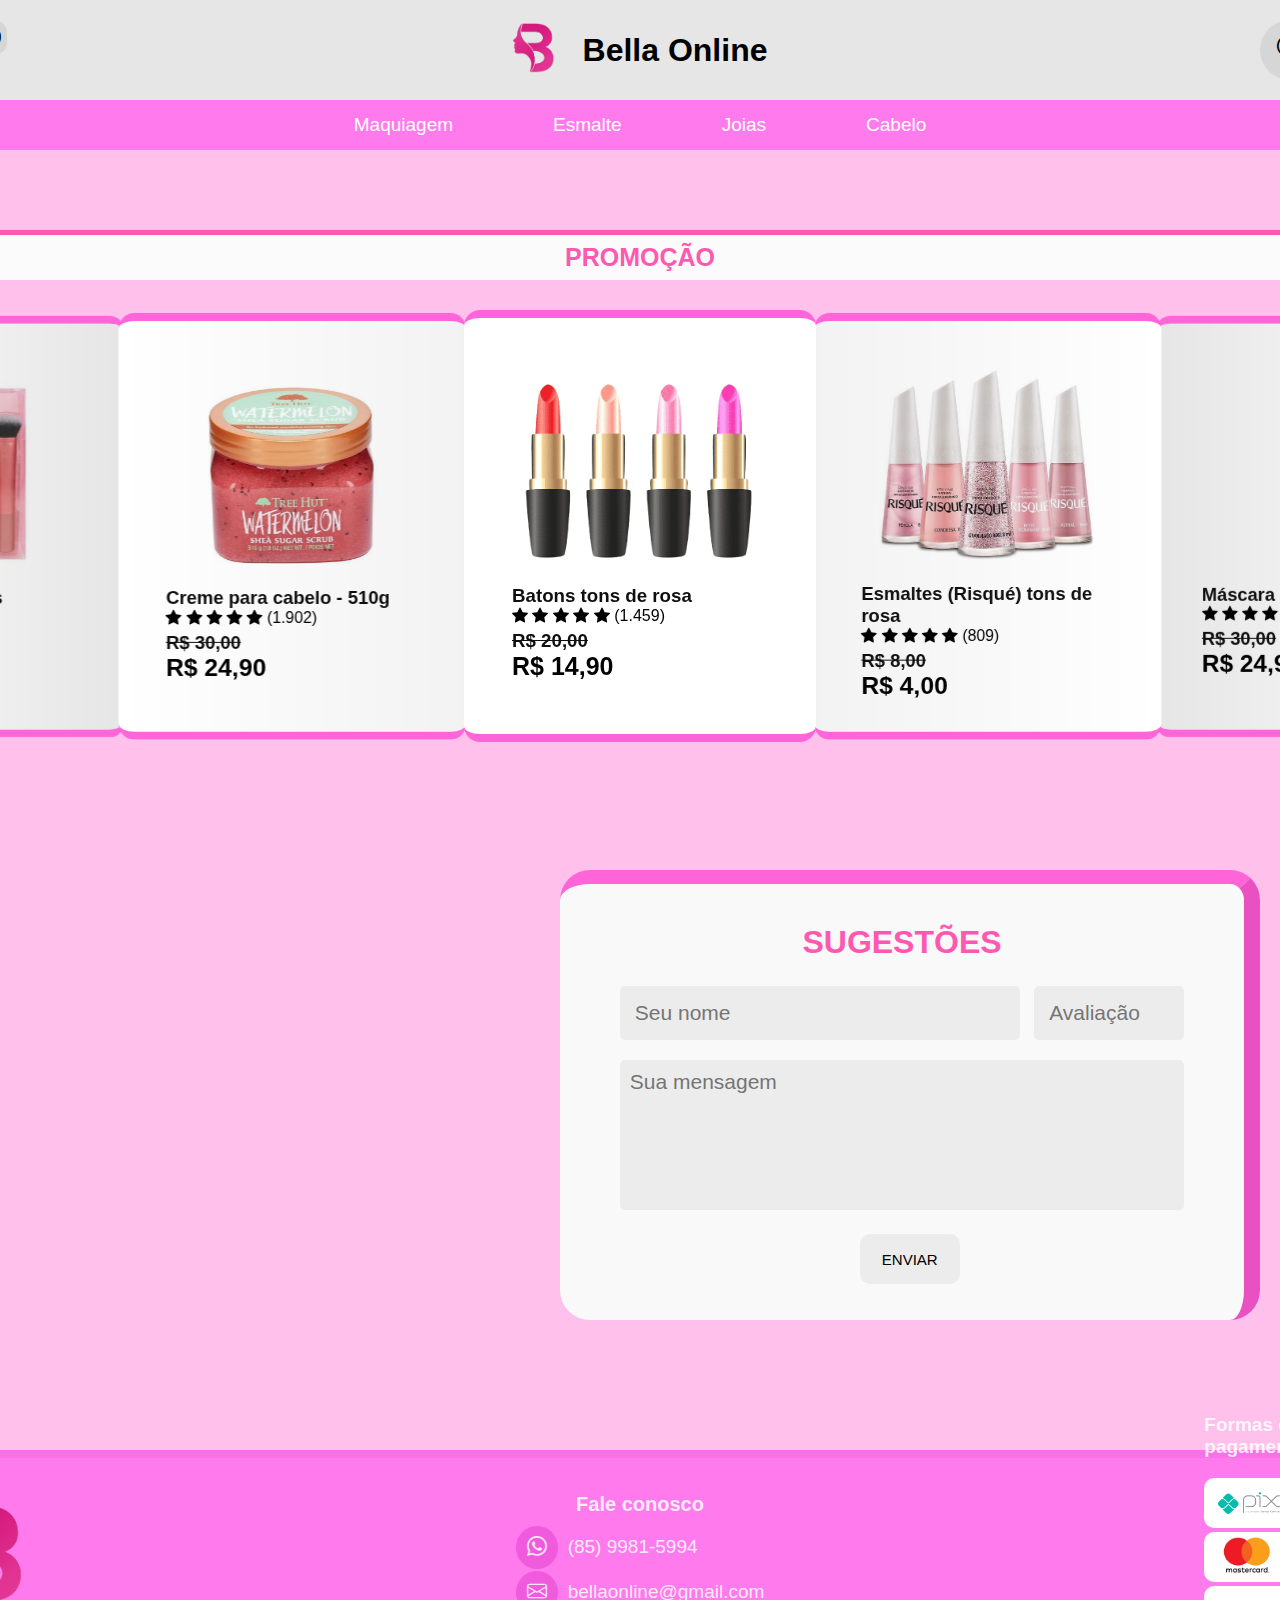
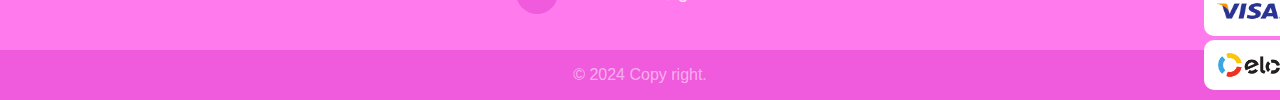
<file: Site - Persona/index.html>
<!DOCTYPE html>
<html lang="pt-br">
<head>
    <meta charset="UTF-8">
    <meta name="viewport" content="width=device-width, initial-scale=1.0">
    <link rel="stylesheet" href="https://cdn.jsdelivr.net/npm/bootstrap-icons@1.11.3/font/bootstrap-icons.min.css">
    <link rel="stylesheet" href="style.css">
    <title>Bella Online</title>
    <!-- Link Swiper's CSS -->
    <link rel="stylesheet" href="https://cdn.jsdelivr.net/npm/swiper@11/swiper-bundle.min.css" />
</head>
<header>
    <div class="cabecalho">
        <div class="titulo">    
            
            <i class="bi bi-person-fill" id="user"></i>
            <i class="bi bi-cart" id="cart"></i><span>0</span>
            
            <div class="tl">
                <a href="index.html"><img src="imgs/logo_Bella-removebg-preview.png"></a><h1>Bella Online</h1>
            </div>

            <div class="input-buscar">
                <input type="text" class="search-txt" placeholder="Pesquisar">
                <a href="#"><i class="bi bi-search" id="lupa"></i></a>
            </div>
        </div>
    </div>
    <div class="links">
        <ul>
            <li><a href="maquiagem.html">Maquiagem</a></li>
            <li><a href="esmalte.html">Esmalte</a></li>
            <li><a href="joias.html">Joias</a></li>
            <li><a href="cabelo.html">Cabelo</a></li>
        </ul>
    </div>
</header>
<body>
    <main>

        <div class="promo">             
            <p>PROMOÇÃO</p>
        </div>

        <section class="collection">
            <div class="swiper mySwiper">
                <div class="swiper-wrapper">
                    <div class="content swiper-slide">
                        <a href="maquiagem.html">
                        <img src="imgs/png-clipart-lipstick-computer-file-lipstick-miscellaneous-cosmetics-removebg-preview (1).png" id="batom">
                        <div class="text-content">
                            <h3>Batons tons de rosa</h3>
                            <i class="bi bi-star-fill"></i>
                            <i class="bi bi-star-fill"></i>
                            <i class="bi bi-star-fill"></i>
                            <i class="bi bi-star-fill"></i>
                            <i class="bi bi-star-fill"></i> (1.459)
                            <br>
                            <h3><s>R$ 20,00</s></h3>
                            <p class="preco">R$ 14,90</p>
                        </div>
                        </a>
                    </div>

                    <div class="content swiper-slide">
                        <a href="esmalte.html">
                        <img src="imgs/WhatsApp Image 2024-11-04 at 13.19.24.jpeg" id="esmalte">
                        <div class="text-content">
                            <h3>Esmaltes (Risqué) tons de rosa</h3>
                            <i class="bi bi-star-fill"></i>
                            <i class="bi bi-star-fill"></i>
                            <i class="bi bi-star-fill"></i>
                            <i class="bi bi-star-fill"></i>
                            <i class="bi bi-star-fill"></i> (809)
                            <br>
                            <h3><s>R$ 8,00</s></h3>
                            <p class="preco">R$ 4,00</p>
                        </div>
                        </a>
                    </div>

                    <div class="content swiper-slide">
                        <a href="maquiagem.html">
                        <img src="imgs/WhatsApp Image 2024-11-04 at 13.19.26.jpeg" id="rimel"> 
                        <div class="text-content">
                            <h3>Máscara de cilhos</h3>
                            <i class="bi bi-star-fill"></i>
                            <i class="bi bi-star-fill"></i>
                            <i class="bi bi-star-fill"></i>
                            <i class="bi bi-star-fill"></i>
                            <i class="bi bi-star-fill"></i> (559)
                            <br>
                            <h3><s>R$ 30,00</s></h3>
                            <p class="preco">R$ 24,90</p>
                        </div>
                        </a>
                    </div>

                    <div class="content swiper-slide">
                        <a href="cabelo.html">
                        <img src="imgs/WhatsApp Image 2024-11-04 at 13.19.25 (1).jpeg" id="escova">
                        <div class="text-content">
                            <h3>Escova com formato de coração</h3>
                            <i class="bi bi-star-fill"></i>
                            <i class="bi bi-star-fill"></i>
                            <i class="bi bi-star-fill"></i>
                            <i class="bi bi-star-fill"></i>
                            <i class="bi bi-star-fill"></i> (1.118)
                            <br>
                            <h3><s>R$ 25,00</s></h3>
                            <p class="preco">R$ 19,90</p>
                        </div>
                        </a>
                    </div>

                    <div class="content swiper-slide">
                        <a href="maquiagem.html">
                        <img src="imgs/WhatsApp Image 2024-11-04 at 13.19.25.jpeg" id="gloss">
                        <div class="text-content">
                            <h3>Gloss cor de rosa</h3>
                            <i class="bi bi-star-fill"></i>
                            <i class="bi bi-star-fill"></i>
                            <i class="bi bi-star-fill"></i>
                            <i class="bi bi-star-fill"></i>
                            <i class="bi bi-star-fill"></i> (719)
                            <br>
                            <h3><s>R$ 30,00</s></h3>
                            <p class="preco">R$ 19,90</p>
                        </div>
                        </a>
                    </div>

                    <div class="content swiper-slide">
                        <a href="maquiagem.html">
                        <img src="imgs/WhatsApp Image 2024-11-04 at 13.19.24 (1).jpeg">
                        <div class="text-content">
                            <h3>Conjunto de pincéis</h3>
                            <i class="bi bi-star-fill"></i>
                            <i class="bi bi-star-fill"></i>
                            <i class="bi bi-star-fill"></i>
                            <i class="bi bi-star-fill"></i>
                            <i class="bi bi-star-fill"></i> (1.230)
                            <br>
                            <h3><s>R$ 50,00</s></h3>
                            <p class="preco">R$ 29,90</p>
                        </div>
                        </a>
                    </div>

                    <div class="content swiper-slide">
                        <a href="cabelo.html">
                        <img src="imgs/WhatsApp Image 2024-11-04 at 13.19.23.jpeg" id="creme">
                        <div class="text-content">
                            <h3>Creme para cabelo - 510g</h3>
                            <i class="bi bi-star-fill"></i>
                            <i class="bi bi-star-fill"></i>
                            <i class="bi bi-star-fill"></i>
                            <i class="bi bi-star-fill"></i>
                            <i class="bi bi-star-fill"></i> (1.902)
                            <br>
                            <h3><s>R$ 30,00</s></h3>
                            <p class="preco">R$ 24,90</p>
                        </div>
                        </a>
                    </div>
                </div>
            </div>
        </section>

        <!-- SUGESTÕES -->

        <div class="form">
            <h1>SUGESTÕES</h1>
            <form action="processar.php" method="POST">
                <input class="nome" type="text" name="nome" placeholder="Seu nome" required>
                <input class="nota" type="number" name="avaliacao" placeholder="Avaliação" min="0" max="10" step="1" title="Nos avalie de 0 a 10!">
                <br>
                <textarea name="comentario" id="" placeholder="Sua mensagem" required></textarea>
                <br>
                <input class="btn-enviar" type="submit" value="ENVIAR">
            </form>
        </div>

        <!-- ABA LATERAL CARRINHO -->

        <div class="sidebar" id="sidebar">
            <div class="sidebar-close">
                <i class="bi bi-x"></i>
            </div>

                <div class="cart-menu">
                    <h2>Meu carrinho</h2>
                    <div class="cart-items">Teste 1</div>
                </div>

                <div class="sidebar--footer">
                    <div class="total-amount">
                        <h3>Total</h3>
                        <div class="cart-total">R$0.00</div>
                    </div>
                    <button class="checkout-btn">Pagar</button>
                </div>
        </div>

        <!-- Swiper JS -->
        <script src="https://cdn.jsdelivr.net/npm/swiper@11/swiper-bundle.min.js"></script>
        
        <script src="index.js"></script>
        
    </main>
    <footer>
        <div class="rodape">
            <img src="imgs/logo_Bella-removebg-preview.png" alt="Bella" class="lg">
            
            <div class="contato">
                <p class="fale-conosco">Fale conosco</p>
                <div class="app"><i class="bi bi-whatsapp"></i><p>(85) 9981-5994</p></div>
                <div class="app"><i class="bi bi-envelope"></i><p>bellaonline@gmail.com</p></div>
            </div>

            <div class="pagamento">
                <p>Formas de pagamento</p>
                <div>
                    <img id="pix" src="imgs/pix-removebg-preview.png">
                    <img id="mastercard" src="imgs/png-transparent-logo-mastercard-pentagram-rede-s-a-banco-itau-mastercard-text-orange-logo-thumbnail-removebg-preview.png">
                    <img id="visa" src="imgs/png-transparent-logo-brand-visa-font-visa-blue-text-trademark-thumbnail-removebg-preview.png">
                    <img id="elo" src="imgs/cartao-elo-removebg-preview.png">
                </div>
            </div>
        </div>
        <div class="barra">
            <div class="copy">
                <p>&#169 2024 Copy right.</p>
            </div>
        </div>
    </footer>

    <script src="carrinho.js"></script>

</body>
</html>
</file>
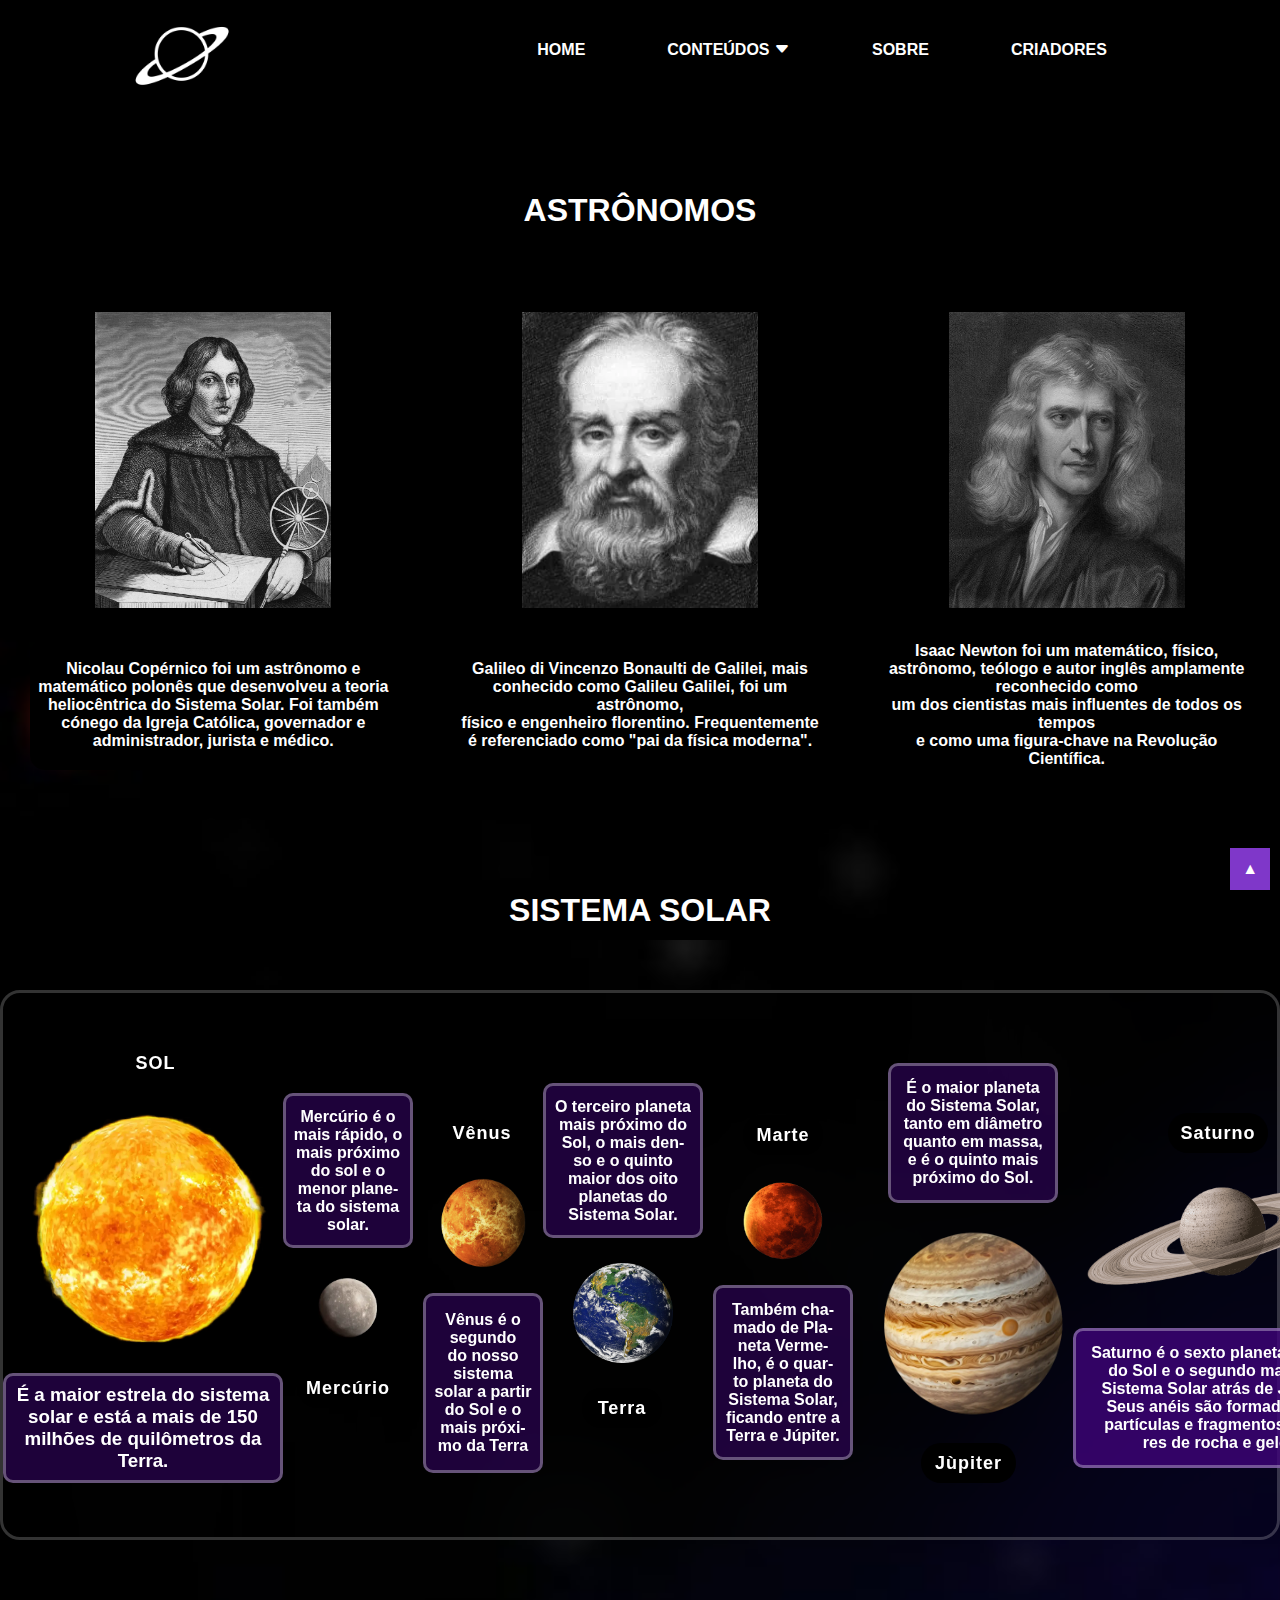
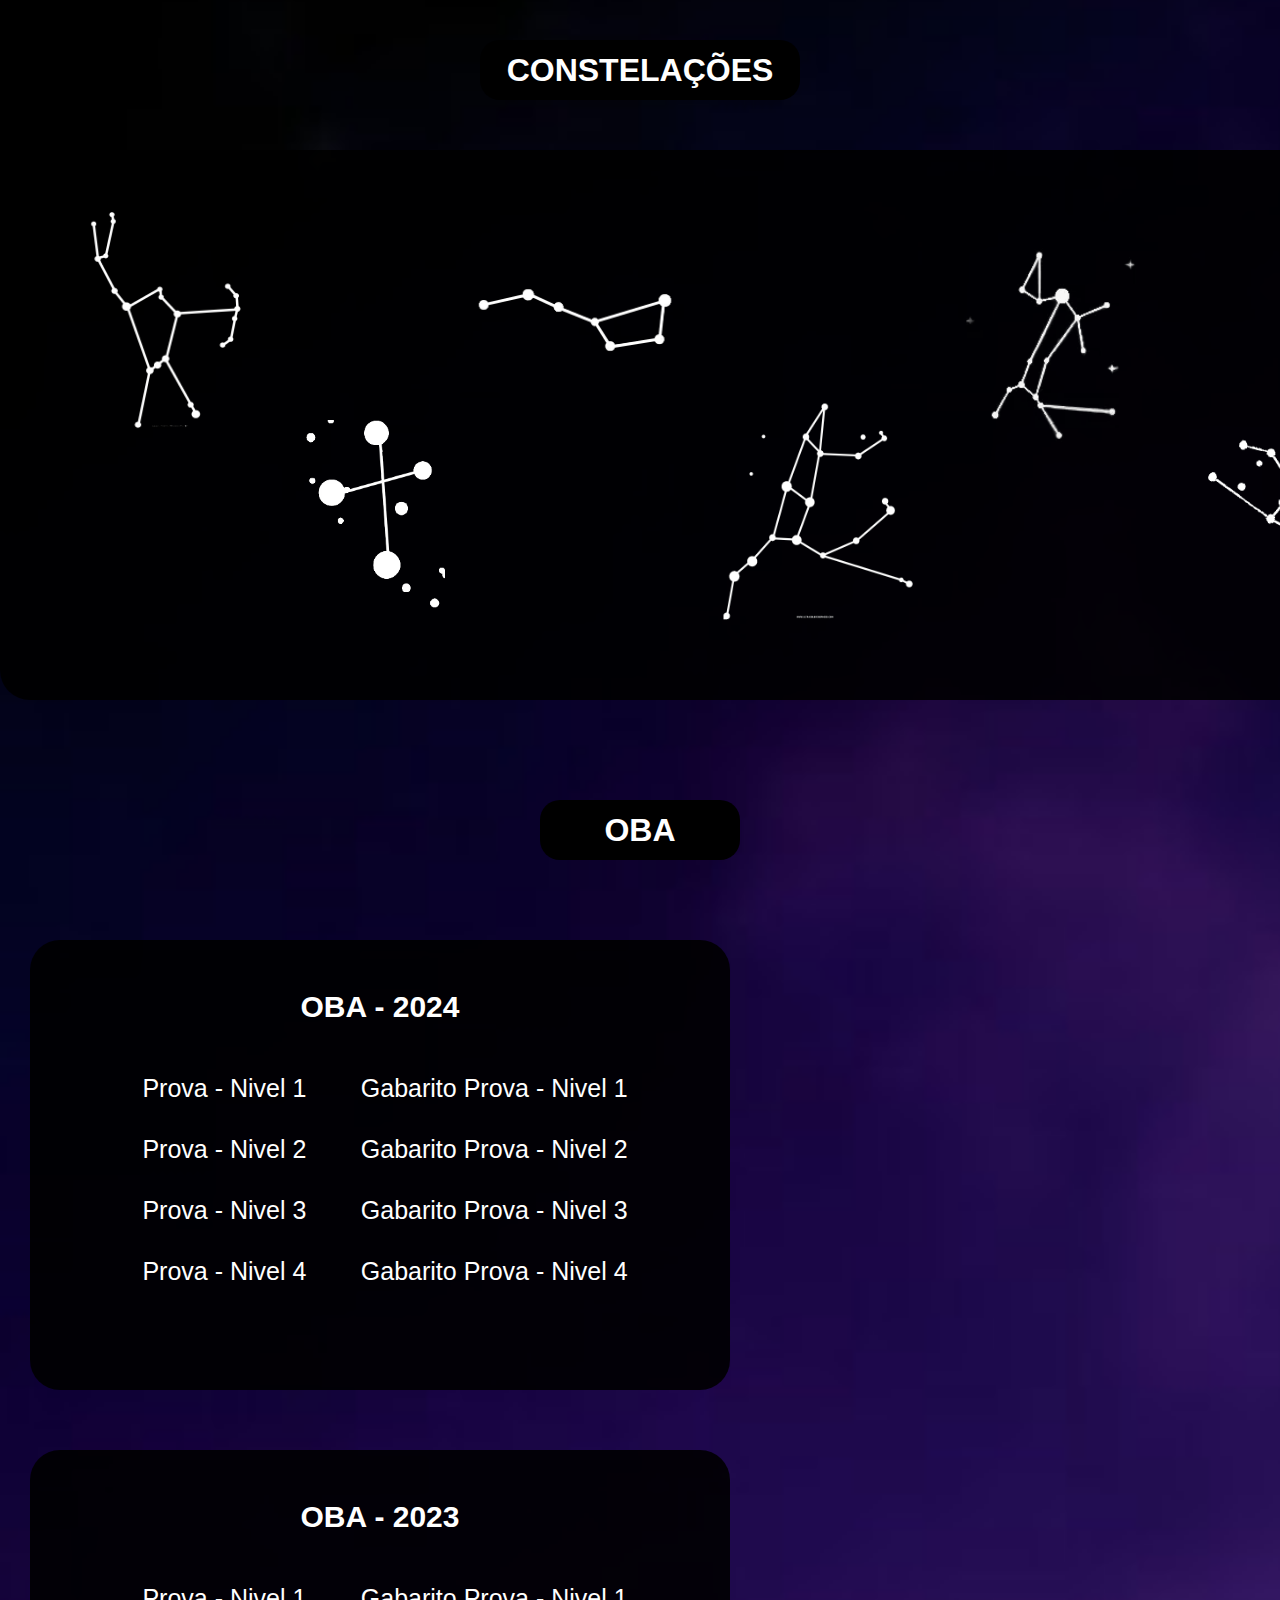
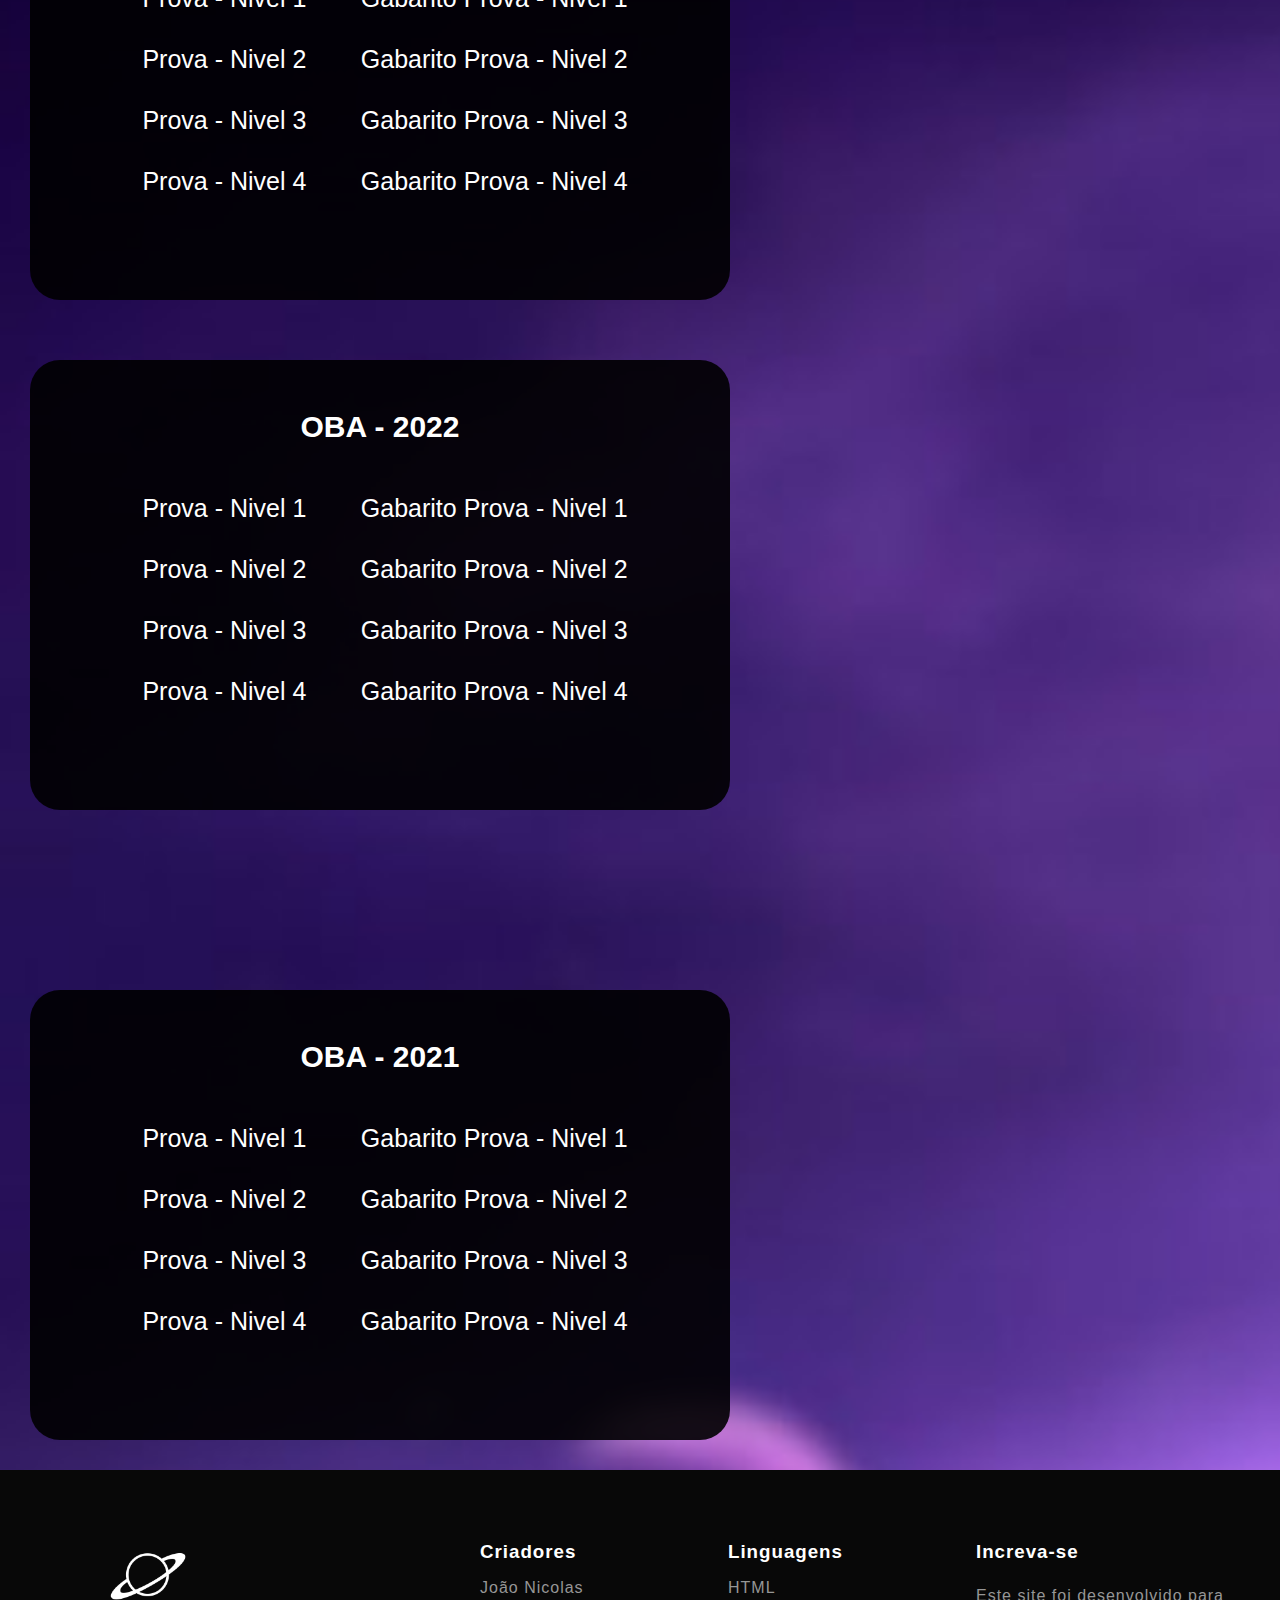
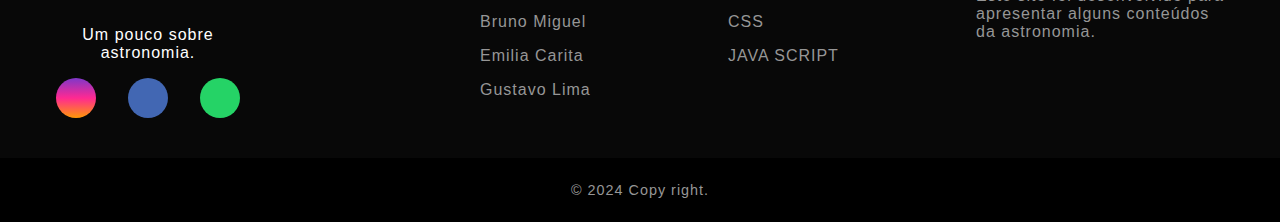
<file: Site Astronomia/index.html>
<!DOCTYPE html>
<html lang="pt-br">
<head>
    <meta charset="UTF-8">
    <meta name="viewport" content="width=device-width, initial-scale=1.0">
    <title>🪐 Astronomia world 🪐</title>
    <link rel="stylesheet" href="https://cdnjs.cloudflare.com/ajax/libs/font-awesome/6.5.2/css/all.min.css" integrity="sha512-SnH5WK+bZxgPHs44uWIX+LLJAJ9/2PkPKZ5QiAj6Ta86w+fsb2TkcmfRyVX3pBnMFcV7oQPJkl9QevSCWr3W6A==" crossorigin="anonymous" referrerpolicy="no-referrer" />
    <link rel="stylesheet" href="https://cdn.jsdelivr.net/npm/bootstrap-icons@1.11.3/font/bootstrap-icons.min.css">
    <link rel="stylesheet" href="style.css">
</head>
<body>
    <header class="cabeçalho">
        <div>
            <img src="imgs/logo (1).png" class="logo">
        </div>
        <div class="links">
            <nav>
                <ul>
                    <li><a href="#">HOME</a></li>
                    <li class="link-drop"><a href="#">CONTEÚDOS <i class="bi bi-caret-down-fill"></i></a>
                        <div class="drop">
                            <a href="#A"><p>ASTRÔNOMOS</p></a>
                            <a href="#S"><p>SISTEMA SOLAR</p></a>
                            <a href="#CT"><p>CONSTELAÇÕES</p></a>
                            <a href="#O"><p>OBA</p></a>
                        </div>
                    </li>
                    <li><a href="#C">SOBRE</a></li>
                    <li><a href="#C">CRIADORES</a></li>
                </ul>
            </nav>
        </div>
    </header>
    <main>
        <div id="ASTRONOMOS">
            <div class="A">
                <h1 id="A">ASTRÔNOMOS</h1> 
            </div>
                <div class="astronomos-img">
                    <div>
                        <img src="imgs/Copernicus.jpg">
                        <div class="txt-img"><p>Nicolau Copérnico foi um astrônomo e matemático
                            polonês que desenvolveu a teoria heliocêntrica do
                            Sistema Solar. Foi também cónego da Igreja Católica,
                            governador e administrador, jurista e médico.</p></div>
                    </div>
                    <div>
                        <img src="imgs/Galileu.jpg">
                        <div class="txt-img"><p>Galileo di Vincenzo Bonaulti de Galilei, mais<br> 
                            conhecido como Galileu Galilei, foi um astrônomo,<br>   
                            físico e engenheiro florentino. Frequentemente é referenciado
                            como "pai da física moderna".</p></div>
                    </div>
                    <div>
                        <img src="imgs/Newtont.jpg">
                        <div class="txt-img"><p>Isaac Newton foi um matemático, físico, astrônomo, 
                            teólogo e autor inglês amplamente reconhecido como<br>  um dos cientistas
                            mais influentes de todos os tempos<br>  e como uma
                            figura-chave na Revolução Científica.</p></div>
                    </div>
                </div>
        </div>
        <div id="SISTEMA SOLAR">
            <div class="S">
                <h1 id="S">SISTEMA SOLAR</h1>
            </div>
                <div class="fundo-S">
                    <div class="planetas-img">
                        <div class="txt-sol">
                            <p class="ttlsol">SOL</p>
                            <img src="imgs/Sol.jpg" id="Sol">
                            <h3>É a maior estrela do sistema<br>solar e está a
                                mais de 150<br>milhões de quilômetros da<br>Terra.</h3>
                        </div>
                        <div class="txt-merc">
                            <h4>Mercúrio é o<br> mais rápido, o<br> mais próximo<br> 
                                do sol e o<br> menor plane-<br>ta do sistema<br> solar.</h4>
                            <img src="imgs/Mercurio.jpg" id="mercurio">
                            <p class="ttlmerc">Mercúrio</p>
                        </div>
                        <div class="txt-venus">
                            <p class="ttlvenus">Vênus</p>
                            <img src="imgs/venus.png" id="venus">
                            <h4>Vênus é o<br> segundo<br> do nosso<br> sistema<br> solar a partir<br>
                                 do Sol e o<br> mais próxi-<br>mo da Terra</h4>
                        </div>
                        <div class="txt-terra">
                            <h4>O terceiro planeta<br> mais próximo do<br>Sol, o mais den-<br>so   
                                 e o quinto<br> maior dos oito<br> planetas do<br> Sistema Solar.</h4>
                            <img src="imgs/Terra.png" id="terra">
                            <p class="ttlterra">Terra</p>
                        </div>
                        <div class="txt-marte">
                            <p class="ttlmarte">Marte</p>
                            <img src="imgs/Marte.png" id="marte">
                            <h4>Também cha-<br>mado de Pla-<br>neta Verme-<br>lho, é o quar-<br>to planeta
                                 do<br> Sistema Solar,<br> ficando entre a<br> Terra e Júpiter.</h4>
                        </div>
                        <div class="txt-jup">
                            <h4>É o maior planeta<br> do Sistema Solar,<br> tanto em diâmetro<br>
                                 quanto em massa,<br> e é o quinto mais<br> próximo do Sol.</h4>
                            <img src="imgs/Jupiter.webp" id="jupiter">
                            <p class="ttljupiter">Jùpiter</p>
                        </div>
                        <div class="txt-saturno">
                            <p class="ttlsaturno">Saturno</p>
                            <img src="imgs/Saturno.png" id="saturno">
                            <h4>Saturno é o sexto planeta a partir<br> do Sol e o segundo maior
                                 do<br> Sistema Solar atrás de Júpiter.<br> Seus anéis são formados
                                  por<br> partículas e fragmentos maio-<br>res de rocha e gelo.</h4>
                        </div>
                        <div class="txt-urano">
                            <h4>é o sétimo pla-<br>neta a partir do<br> Sol, o terceiro<br> maior e o mais<br>
                                frio dos oito<br> planetas do<br> Sistema Solar.</h4>
                            <img src="imgs/Uruno.png" id="urano">
                            <p class="ttlurano">Urano</p>
                        </div>
                        <div class="txt-netuno">
                            <p class="ttlnetuno">Netuno</p>
                            <img src="imgs/Netuno.png" id="netuno">
                            <h4> é o oitavo e<br> mais distante<br> planeta do<br> Sistema Solar,<br> 
                                pertencente ao<br> grupo dos gigan-<br>tes gasosos. </h4>
                        </div>
                    </div>
                </div>
        </div>
        <div id="CONSTELAÇÕES">
            <div class="CT">
                <h1 id="CT">CONSTELAÇÕES</h1>
            </div>
                <div class="fundo-C">
                    <div class="constelaçoes-img">
                        <div>
                            <img src="imgs/Orion.png" id="orion" title="Constelação de Orion (Hemisfério Norte)">
                        </div>
                        <div>
                            <img src="imgs/Cruzeiro do sul.png" id="crdosul" title="Cruzeiro do sul (Hemisfério Sul)">
                        </div>
                        <div>
                            <img src="imgs/Ursa menor.png" id="Umenor" title="Ursa Menor (Hemisfério Norte)">
                        </div>
                        <div>
                            <img src="imgs/Ursa maior.png" id="Umaior" title="Ursa Maior (Hemisfério Norte)">
                        </div>
                        <div>
                            <img src="imgs/Cão maior.webp" id="Cmaior" title="Cão Maior (Hemisfério Sul)">
                        </div>
                        <div>
                            <img src="imgs/Andrõmeda.png" id="andromeda" title="Andrômeda (Hemisfério Norte)">
                        </div>
                    </div>
                </div>
        </div>
        <div id="OBA">
            <div class="O">
                <h1 id="O">OBA</h1>
            </div>
                <div class="provas">
                    <div class="fundo-p1">
                        <p>OBA - 2024</p>
                            <div class="prova-2024">
                            <a href="http://www.oba.org.br/sisglob/sisglob_arquivos/downloads/Prova%20nivel%201%20da%2027%20OBA%20DE%202024-compactado.pdf"
                            target="_blank">Prova - Nivel 1</a>
                            <a href="http://www.oba.org.br/sisglob/sisglob_arquivos/downloads/Prova%20nivel%201%20da%2027%20OBA%20DE%202024%20-%20GABARITO-compactado.pdf"
                            target="_blank">Gabarito Prova - Nivel 1</a>
                            </div>

                            <div class="prova-2024">
                            <a href="http://www.oba.org.br/sisglob/sisglob_arquivos/downloads/Prova%20nivel%202%20da%2027%20OBA%20DE%202024-compactado.pdf"
                            target="_blank">Prova - Nivel 2</a>
                            <a href="http://www.oba.org.br/sisglob/sisglob_arquivos/downloads/Prova%20nivel%202%20da%2027%20OBA%20DE%202024%20-%20GABARITO-compactado.pdf"
                            target="_blank">Gabarito Prova - Nivel 2</a>
                            </div>

                            <div class="prova-2024">
                            <a href="http://www.oba.org.br/sisglob/sisglob_arquivos/downloads/Prova%20n%C3%ADvel%203%20da%2027%20OBA%20de%202024-compactado.pdf"
                            target="_blank">Prova - Nivel 3</a>
                            <a href="http://www.oba.org.br/sisglob/sisglob_arquivos/downloads/Prova%20n%C3%ADvel%203%20da%2027%20OBA%20de%202024%20-%20GABARITO-compactado.pdf"
                            target="_blank">Gabarito Prova - Nivel 3</a>
                            </div>

                            <div class="prova-2024">
                            <a href="http://www.oba.org.br/sisglob/sisglob_arquivos/downloads/Prova%20n%C3%ADvel%204%20da%2027%20OBA%20de%202024-compactado.pdf"
                            target="_blank">Prova - Nivel 4</a>
                            <a href="http://www.oba.org.br/sisglob/sisglob_arquivos/downloads/Prova%20n%C3%ADvel%204%20da%2027%20OBA%20de%202024%20-%20GABARITO-compactado.pdf"
                            target="_blank">Gabarito Prova - Nivel 4</a>
                            </div>
                    </div>
                    <div class="fundo-p2">
                        <p>OBA - 2023</p>
                            <div class="prova-2024">
                            <a href="http://www.oba.org.br/sisglob/sisglob_arquivos/downloads/Prova%20nivel%201%20da%2026%20OBA%20DE%202023.pdf"
                            target="_blank">Prova - Nivel 1</a>
                            <a href="http://www.oba.org.br/sisglob/sisglob_arquivos/Prova%20nivel%201%20da%2026%20OBA%20DE%202023%20-%20GABARITO.pdf"
                            target="_blank">Gabarito Prova - Nivel 1</a>
                            </div>

                            <div class="prova-2024">
                            <a href="http://www.oba.org.br/sisglob/sisglob_arquivos/downloads/Prova%20nivel%202%20da%2026%20OBA%20DE%202023.pdf"
                            target="_blank">Prova - Nivel 2</a>
                            <a href="http://www.oba.org.br/sisglob/sisglob_arquivos/Prova%20nivel%202%20da%2026%20OBA%20DE%202023%20-%20GABARITO.pdf"
                            target="_blank">Gabarito Prova - Nivel 2</a>
                            </div>

                            <div class="prova-2024">
                            <a href="http://www.oba.org.br/sisglob/sisglob_arquivos/downloads/Prova%20n%C3%ADvel%203%20da%2026%20OBA%20de%202023.pdf"
                            target="_blank">Prova - Nivel 3</a>
                            <a href="http://www.oba.org.br/sisglob/sisglob_arquivos/Prova%20n%C3%ADvel%203%20da%2026%20OBA%20de%202023%20-%20GABARITO.pdf"
                            target="_blank">Gabarito Prova - Nivel 3</a>
                            </div>

                            <div class="prova-2024">
                            <a href="http://www.oba.org.br/sisglob/sisglob_arquivos/downloads/Prova%20n%C3%ADvel%204%20da%2026%20OBA%20de%202023.pdf"
                            target="_blank">Prova - Nivel 4</a>
                            <a href="http://www.oba.org.br/sisglob/sisglob_arquivos/Prova%20n%C3%ADvel%204%20da%2026%20OBA%20de%202023%20-%20GABARITO%20comentado.pdf"
                            target="_blank">Gabarito Prova - Nivel 4</a>
                            </div>
                    </div>
                    <div class="fundo-p3">
                        <p>OBA - 2022</p>
                        <div class="prova-2024">
                            <a href="http://www.oba.org.br/sisglob/sisglob_arquivos/downloads/Prova%20nivel%201%20da%2025%20OBA%20DE%202022.pdf"
                            target="_blank">Prova - Nivel 1</a>
                            <a href="http://www.oba.org.br/sisglob/sisglob_arquivos/Gabarito%20da%20Prova%20nivel%201%20da%2025%20OBA%20DE%202022.pdf"
                            target="_blank">Gabarito Prova - Nivel 1</a>
                            </div>

                            <div class="prova-2024">
                            <a href="http://www.oba.org.br/sisglob/sisglob_arquivos/downloads/Prova%20nivel%202%20da%2025%20OBA%20DE%202022.pdf"
                            target="_blank">Prova - Nivel 2</a>
                            <a href="http://www.oba.org.br/sisglob/sisglob_arquivos/Gabarito%20da%20Prova%20nivel%202%20da%2025%20OBA%20DE%202022.pdf"
                            target="_blank">Gabarito Prova - Nivel 2</a>
                            </div>

                            <div class="prova-2024">
                            <a href="http://www.oba.org.br/sisglob/sisglob_arquivos/downloads/Prova%20n%C3%ADvel%203%20da%2025%20OBA%20de%202022.pdf"
                            target="_blank">Prova - Nivel 3</a>
                            <a href="http://www.oba.org.br/sisglob/sisglob_arquivos/Gabarito%20da%20Prova%20n%C3%ADvel%203%20da%2025%20OBA%20de%202022_1.pdf"
                            target="_blank">Gabarito Prova - Nivel 3</a>
                            </div>

                            <div class="prova-2024">
                            <a href="http://www.oba.org.br/sisglob/sisglob_arquivos/downloads/Prova%20nivel%204%20da%2025%20OBA%20DE%202022.pdf"
                            target="_blank">Prova - Nivel 4</a>
                            <a href="http://www.oba.org.br/sisglob/sisglob_arquivos/Gabarito%20da%20Prova%20nivel%204%20da%2025%20OBA%20DE%202022.pdf"
                            target="_blank">Gabarito Prova - Nivel 4</a>
                            </div>
                    </div>
                    <div class="fundo-p4">
                        <p>OBA - 2021</p>
                            <div class="prova-2024">
                            <a href="http://www.oba.org.br/sisglob/sisglob_arquivos/Prova%20nivel%201%20da%2024%20OBA%20DE%202021.pdf"
                            target="_blank">Prova - Nivel 1</a>
                            <a href="http://www.oba.org.br/sisglob/sisglob_arquivos/GABARITO%20DA%20Prova%20nivel%201%20da%2024%20OBA%20DE%202021.pdf"
                            target="_blank">Gabarito Prova - Nivel 1</a>
                            </div>

                            <div class="prova-2024">
                            <a href="http://www.oba.org.br/sisglob/sisglob_arquivos/Prova%20nivel%202%20da%2024%20OBA%20DE%202021.pdf"
                            target="_blank">Prova - Nivel 2</a>
                            <a href="http://www.oba.org.br/sisglob/sisglob_arquivos/GABARITO%20DA%20Prova%20nivel%202%20da%2024%20OBA%20DE%202021.pdf"
                            target="_blank">Gabarito Prova - Nivel 2</a>
                            </div>

                            <div class="prova-2024">
                            <a href="http://www.oba.org.br/sisglob/sisglob_arquivos/PROVA%20ONLINE%20do%20nivel%203%20da%2024%20OBA%20DE%202021.pdf"
                            target="_blank">Prova - Nivel 3</a>
                            <a href="http://www.oba.org.br/sisglob/sisglob_arquivos/GABARITO%20DA%20PROVA%20ONLINE%20do%20nivel%203%20da%2024%20OBA%20DE%202021.pdf"
                            target="_blank">Gabarito Prova - Nivel 3</a>
                            </div>

                            <div class="prova-2024">
                            <a href="http://www.oba.org.br/sisglob/sisglob_arquivos/Prova%20do%20nivel%204%20da%2024%20OBA%20DE%202021.pdf"
                            target="_blank">Prova - Nivel 4</a>
                            <a href="http://www.oba.org.br/sisglob/sisglob_arquivos/GABARITO%20DA%20Prova%20do%20nivel%204%20da%2024%20OBA%20DE%202021.pdf"
                            target="_blank">Gabarito Prova - Nivel 4</a>
                            </div>
                    </div>
                </div>    
        </div>
    </main>

    <a href="#" id="link-topo">&#9650;</a>
    
    <footer>
        <div class="rodape">
            <div class="rodape-logo">
                <img src="imgs/logo (1).png" class="logo-2">
                <p>Um pouco sobre <br> astronomia.</p>
                <div class="rodape-contatos">
                    <a href="#" class="Midias" id="instagram">
                        <i class="fa-brands fa-instagram"></i>
                    </a>
    
                    <a href="#" class="Midias" id="facebook">
                        <i class="fa-brands fa-facebook-f"></i>
                    </a>
    
                    <a href="#" class="Midias" id="whatsapp">
                        <i class="fa-brands fa-whatsapp"></i>
                    </a>
                </div>
            </div>
            
            <ul class="rodape-lista">
                
                    <h3>Criadores</h3>
                
                <li>
                    João Nicolas
                </li>
                <li>
                    Bruno Miguel
                </li>
                <li>
                    Emilia Carita
                </li>
                <li>
                    Gustavo Lima
                </li>
            </ul>

            <ul class="rodape-lista">
                
                    <h3>Linguagens</h3>
                
                <li>
                    HTML
                </li>
                <li>
                    CSS
                </li>
                <li>
                    JAVA SCRIPT
                </li>
            </ul>

            <div class="rodape-inscrevase">
                <h3>Increva-se</h3>
                <p>Este site foi desenvolvido para apresentar alguns conteúdos da astronomia.</p>
            </div>
        </div>

        <div class="copy" id="C">
            &#169
            2024 Copy right.
        </div>
    </footer>
</body>
</html>
</file>
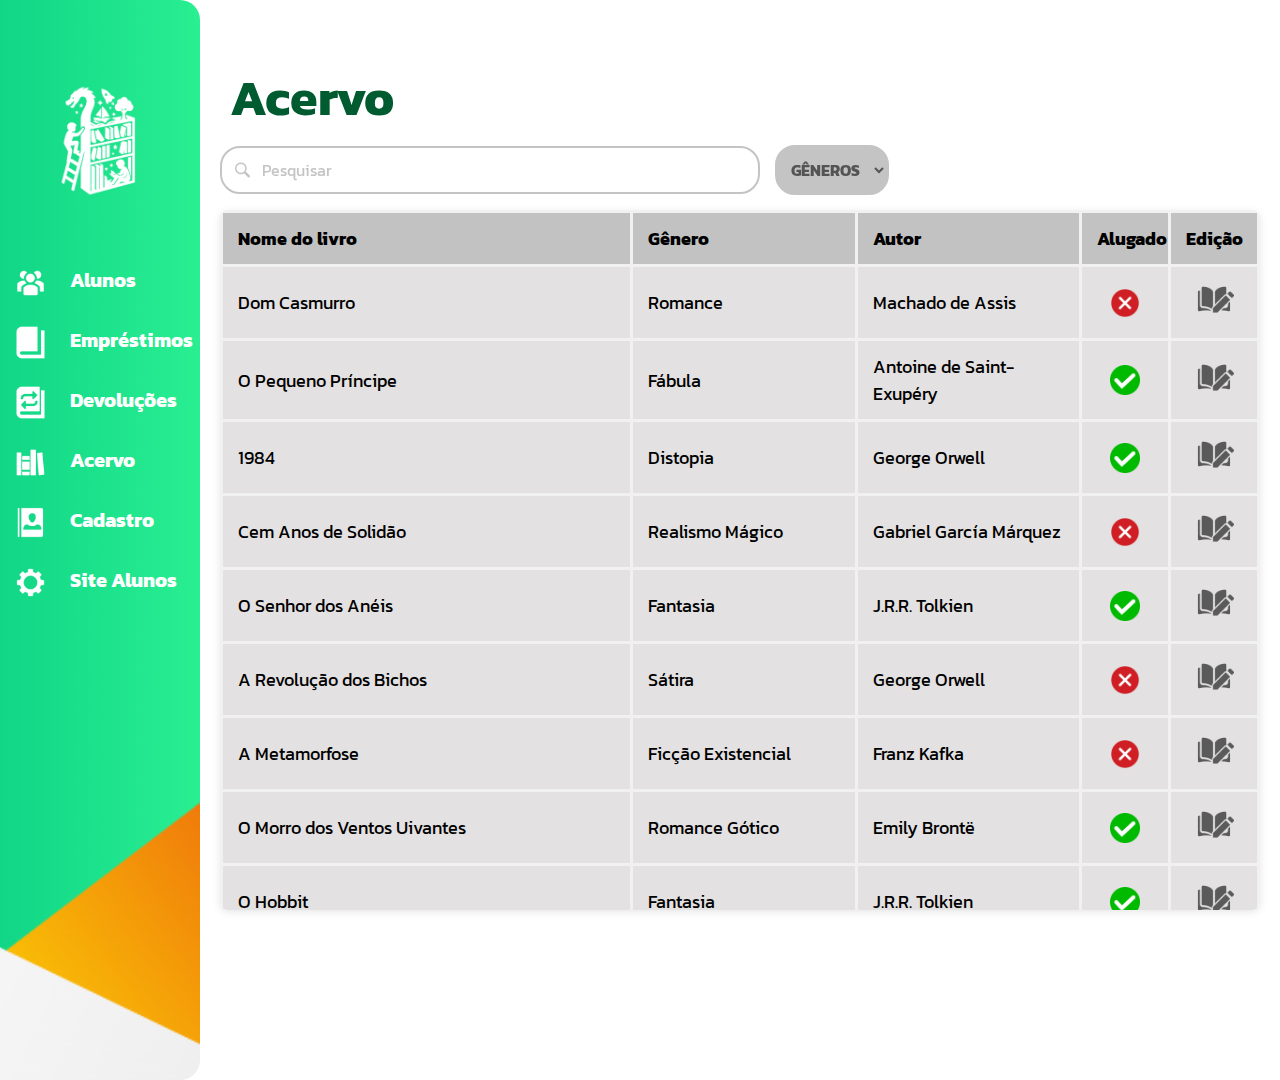
<file: PROJETO SOCIAL - COMPLETO/Acervo/index.html>
<!DOCTYPE html>
<html lang="pt-BR">

<head>
    <meta charset="UTF-8">
    <meta name="viewport" content="width=device-width, initial-scale=1.0">
    <link rel="stylesheet" href="style.css">
    <link rel="icon" href="IMGS/LOGO ESTANTE (V).png">
    <title>Estante Viva</title>
</head>

<body>
    <div class="layout">
  
            <!-- BARRA DE NAVEGAÇÃO LATERAL -->
    <div class="barra_lateral">
        
        <!-- Logo centralizada -->
        <div class="logo-container">
          <a href="../Pagina inicial - Alunos/index.html">
            <img src="IMGS/Estrutura/LOGO ESTANTE (B).png" alt="Logo" class="logo">
          </a>
        </div>

        <!-- Lista de itens do menu -->
        <ul>
            <li class="list active">
                <a href="../Pagina inicial - Alunos/index.html">
                    <span class="icon">
                        <img src="IMGS/Icons/01-Alunos.png" class="menu-icon" data-hover="IMGS/Icons/01-AlunosHover.png" data-default="IMGS/Icons/01-Alunos.png">
                    </span>
                    <span class="title">Alunos</span>
                </a>
            </li>
            <li class="list">
                <a href="index.html">
                    <span class="icon">
                        <img src="IMGS/Icons/02-Emprestimos.png" class="menu-icon" data-hover="IMGS/Icons/02-EmprestimosHover.png" data-default="IMGS/Icons/02-Emprestimos.png">
                    </span>
                    <span class="title">Empréstimos</span>
                </a>
            </li>
            <li class="list">
                <a href="../Devoluções/index.html">
                    <span class="icon">
                        <img src="IMGS/Icons/03-Devoluções.png" class="menu-icon" data-hover="IMGS/Icons/03-DevoluçõesHover.png" data-default="IMGS/Icons/03-Devoluções.png">
                    </span>
                    <span class="title">Devoluções</span>
                </a>
            </li>
            <li class="list">
                <a href="../Acervo/index.html">
                    <span class="icon">
                        <img src="IMGS/Icons/04-Acervo.png" class="menu-icon" data-hover="IMGS/Icons/04-AcervoHover.png" data-default="IMGS/Icons/04-Acervo.png">
                    </span>
                    <span class="title">Acervo</span>
                </a>
            </li>
            <li class="list">
                <a href="../Cadastro/index.html">
                    <span class="icon">
                        <img src="IMGS/Icons/05-Cadastro.png" class="menu-icon" data-hover="IMGS/Icons/05-CadastroHover.png" data-default="IMGS/Icons/05-Cadastro.png">
                    </span>
                    <span class="title">Cadastro</span>
                </a>
            </li>
            <li class="list">
                <a href="#">
                    <span class="icon">
                        <img src="IMGS/Icons/06-AdminSite.png" class="menu-icon" data-hover="IMGS/Icons/06-AdminSiteHover.png" data-default="IMGS/Icons/06-AdminSite.png">
                    </span>
                    <span class="title">Site Alunos</span>
                </a>
            </li>
        </ul>
    </div> 

            <!-- TABELA -->

            <div class="conteudo_principal">

            <h1>Acervo</h1>

            <div class="filtros-de-busca">
                <div class="filtros-de-busca">
                    <div class="barra-de-pesquisa">
                        <img class="input-icon" src="IMGS/lupa.png" alt="pesquisa-icon">
                        <input type="text" id="filtro" placeholder="Pesquisar" oninput="filtrarLivros()">
                    </div>

                    <div class="filtro-turma">
                        <select id="filtroGenero" onchange="filtrarLivros()">
                            <option value="">GÊNEROS</option>
                            <option value="Romance">Romance</option>
                            <option value="Fantasia">Fantasia</option>
                            <option value="Distopia">Distopia</option>
                            <option value="Clássico">Clássico</option>
                            <option value="Drama">Drama</option>
                        </select>

                    </div>
                </div>
            </div>

            <div class="tabela-container">
            <table id="tabela-alunos">
                <thead>
                    <tr>
                        <th class="col-nome">Nome do livro</th>
                        <th class="col-genero">Gênero</th>
                        <th class="col-autor">Autor</th>
                        <th class="col-alugado">Alugado</th>
                        <th class="col-edicao">Edição</th>
                    </tr>
                </thead>
                <tbody id="tabela-body">
                    <!-- Conteúdo gerado pelo JavaScript -->
                </tbody>
            </table>
        </div>

            <!-- Card de Edição -->
            <div id="edit-card" class="edit-card">
                <div class="edit-card-content">
                    <span class="icone-fechar" onclick="fecharCard()">&#10006;</span>
                    <h2>Editar Livro</h2>
                    <form id="edit-form">
                        <label for="edit-nome">Nome:</label>
                        <input type="text" id="edit-nome" placeholder="Nome do livro">

                        <label for="edit-genero">Gênero:</label>
                        <input type="text" id="edit-genero" placeholder="Gênero">

                        <label for="edit-autor">Autor:</label>
                        <input type="text" id="edit-autor" placeholder="Autor">

                        <div class="buttons-confirmar-cancelar">
                            <button type="button" class="btn-salvar" onclick="salvarEdicoes()">Salvar Alterações</button>
                            <button type="button" class="btn-cancelar" onclick="fecharCard()">Cancelar</button>
                        </div>
                    </form>
                </div>
            </div>
            </div>
    </div>        

    <script src="java.js"></script>
</body>

</html>
</file>
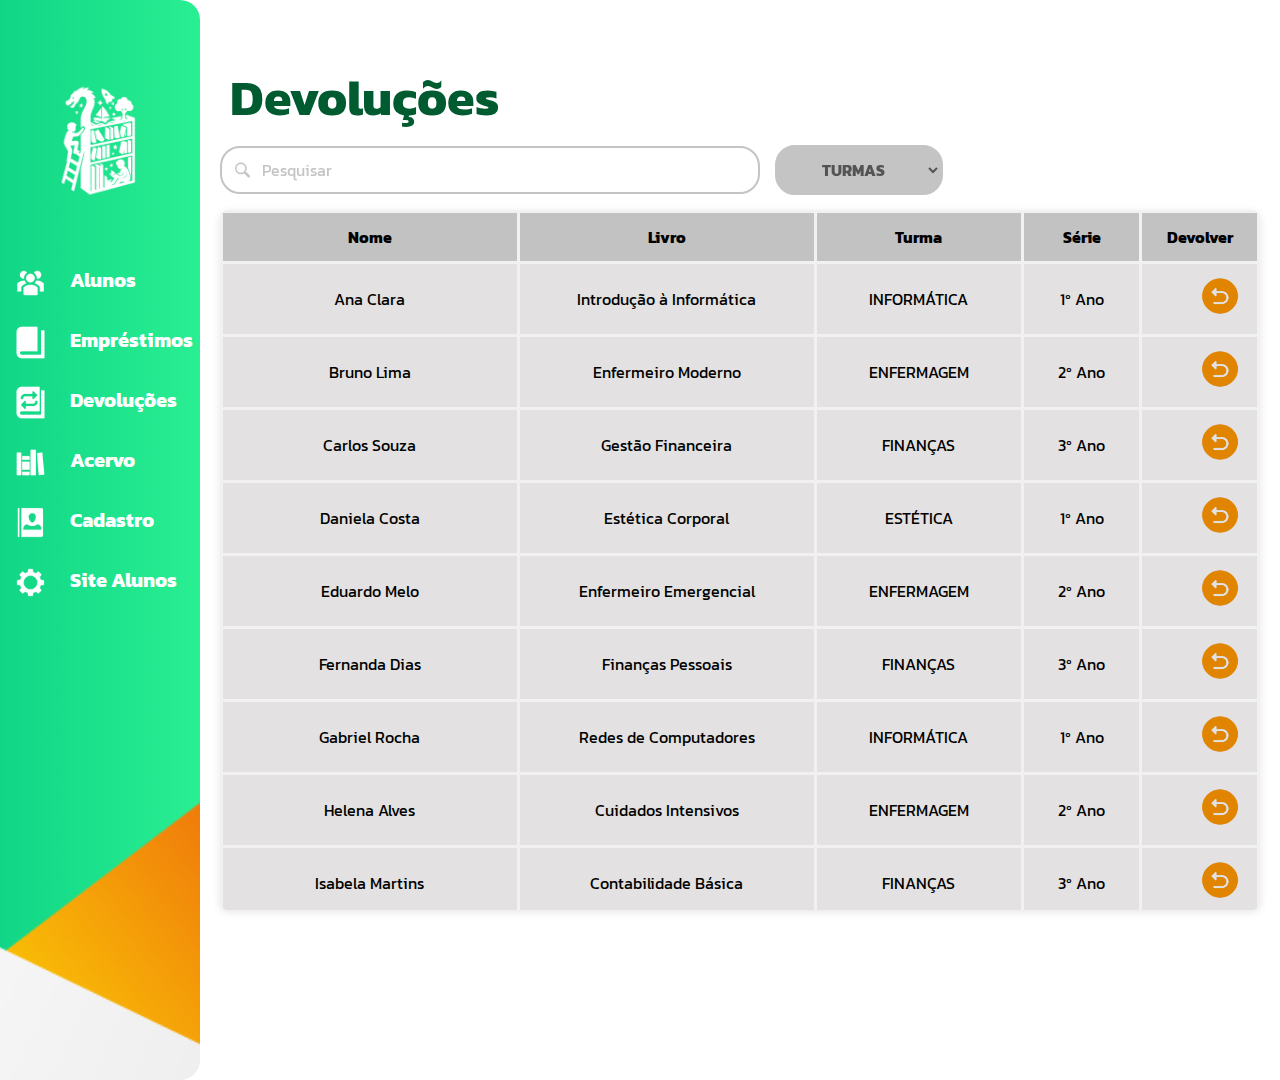
<file: PROJETO SOCIAL - COMPLETO/Devoluções/index.html>
<!DOCTYPE html>
    <html lang="pt-BR">

    <head>
        <meta charset="UTF-8">
        <meta name="viewport" content="width=device-width, initial-scale=1.0">
        <link rel="stylesheet" href="design.css">
        <link rel="icon" href="IMGS/LOGO ESTANTE (V).png">
        <title>Estante Viva - Aba Devoluções</title>

        <!--Maitree-->
        <link rel="preconnect" href="https://fonts.googleapis.com">
        <link rel="preconnect" href="https://fonts.gstatic.com" crossorigin>
        <link href="https://fonts.googleapis.com/css2?family=Maitree:wght@200;300;400;500;600;700&display=swap" rel="stylesheet">

        <!--Kanit-->
        <link rel="preconnect" href="https://fonts.googleapis.com">
        <link rel="preconnect" href="https://fonts.gstatic.com" crossorigin>
        <link href="https://fonts.googleapis.com/css2?family=Kanit:ital,wght@0,100;0,200;0,300;0,400;0,500;0,600;0,700;0,800;0,900;1,100;1,200;1,300;1,400;1,500;1,600;1,700;1,800;1,900&family=Maitree:wght@200;300;400;500;600;700&display=swap" rel="stylesheet">

</head>
    <body>
        
            <!-- BARRA DE NAVEGAÇÃO LATERAL -->
    <div class="barra_lateral">
        
        <!-- Logo centralizada -->
        <div class="logo-container">
            <img src="IMGS/Estrutura/LOGO ESTANTE (B).png" alt="Logo" class="logo">
        </div>

        <!-- Lista de itens do menu -->
        <ul>
            <li class="list active">
                <a href="../Pagina inicial - Alunos/index.html">
                    <span class="icon">
                        <img src="IMGS/Icons/01-Alunos.png" class="menu-icon" data-hover="IMGS/Icons/01-AlunosHover.png" data-default="IMGS/Icons/01-Alunos.png">
                    </span>
                    <span class="title">Alunos</span>
                </a>
            </li>
            <li class="list">
                <a href="../Emprestimos/index.html">
                    <span class="icon">
                        <img src="IMGS/Icons/02-Emprestimos.png" class="menu-icon" data-hover="IMGS/Icons/02-EmprestimosHover.png" data-default="IMGS/Icons/02-Emprestimos.png">
                    </span>
                    <span class="title">Empréstimos</span>
                </a>
            </li>
            <li class="list">
                <a href="index.html">
                    <span class="icon">
                        <img src="IMGS/Icons/03-Devoluções.png" class="menu-icon" data-hover="IMGS/Icons/03-DevoluçõesHover.png" data-default="IMGS/Icons/03-Devoluções.png">
                    </span>
                    <span class="title">Devoluções</span>
                </a>
            </li>
            <li class="list">
                <a href="../Acervo/index.html">
                    <span class="icon">
                        <img src="IMGS/Icons/04-Acervo.png" class="menu-icon" data-hover="IMGS/Icons/04-AcervoHover.png" data-default="IMGS/Icons/04-Acervo.png">
                    </span>
                    <span class="title">Acervo</span>
                </a>
            </li>
            <li class="list">
                <a href="../Cadastro/index.html">
                    <span class="icon">
                        <img src="IMGS/Icons/05-Cadastro.png" class="menu-icon" data-hover="IMGS/Icons/05-CadastroHover.png" data-default="IMGS/Icons/05-Cadastro.png">
                    </span>
                    <span class="title">Cadastro</span>
                </a>
            </li>
            <li class="list">
                <a href="#">
                    <span class="icon">
                        <img src="IMGS/Icons/06-AdminSite.png" class="menu-icon" data-hover="IMGS/Icons/06-AdminSiteHover.png" data-default="IMGS/Icons/06-AdminSite.png">
                    </span>
                    <span class="title">Site Alunos</span>
                </a>
            </li>
        </ul>
    </div> 

        <!--Sessão Principal-->
    <section class="conteudo_principal">
        <h1 class="title-main-page">Devoluções</h1>

        <div class="filtros-de-busca">
            <div class="filtros-de-busca">
                <div class="barra-de-pesquisa">
                    <img class="input-icon" src="IMGS/lupa.png" alt="pesquisa-icon">
                    <input type="text" id="filtro" placeholder="Pesquisar" oninput="filtrarAlunos()">
                </div>
                
                <div class="filtro-turma">
                    <select id="filtroCurso" onchange="filtrarAlunos()">
                        <option value="">TURMAS</option>
                        <option value="INFORMÁTICA">INFORMÁTICA</option>
                        <option value="ENFERMAGEM">ENFERMAGEM</option>
                        <option value="ADMINISTRAÇÃO">ADMINISTRAÇÃO</option>
                        <option value="FINANÇAS">FINANÇAS</option>
                        <option value="ESTÉTICA">ESTÉTICA</option>
                    </select>
                </div>
            </div>
        </div>

        <div class="tabela-container">
        <table id="tabela-devoluções">
            <thead>
                <tr>
                    <th class="col-nome">Nome</th>
                    <th class="col-livro">Livro</th> <!-- Nova coluna "Livro" -->
                    <th class="col-turma">Turma</th>
                    <th class="col-serie">Série</th>
                    <th class="col-edicao">Devolver</th>
                </tr>
            </thead>
            <tbody id="tabela-body">
                <!-- Conteúdo gerado pelo JavaScript -->
            </tbody>
        </table>
    </div>

        <!-- Card de Edição -->
        <div id="edit-card" class="edit-card">
            <div class="edit-card-content">
                <span class="icone-fechar" onclick="fecharCard()">&#10006;</span>
                <h2>Devolver livro</h2>
                <form id="edit-form">
                    <!-- Removi os campos de entrada de dados -->
                    <div class="buttons-confirmar-cancelar">
                        <button type="button" class="btn-salvar" onclick="salvarEdicoes()">Confirmar devolução</button>
                        <button type="button" class="btn-cancelar" onclick="fecharCard()">Cancelar</button>
                    </div>
                </form>
            </div>
        </div>
</section>
        <script src="java.js"></script>
    </body>

    </html>
</file>
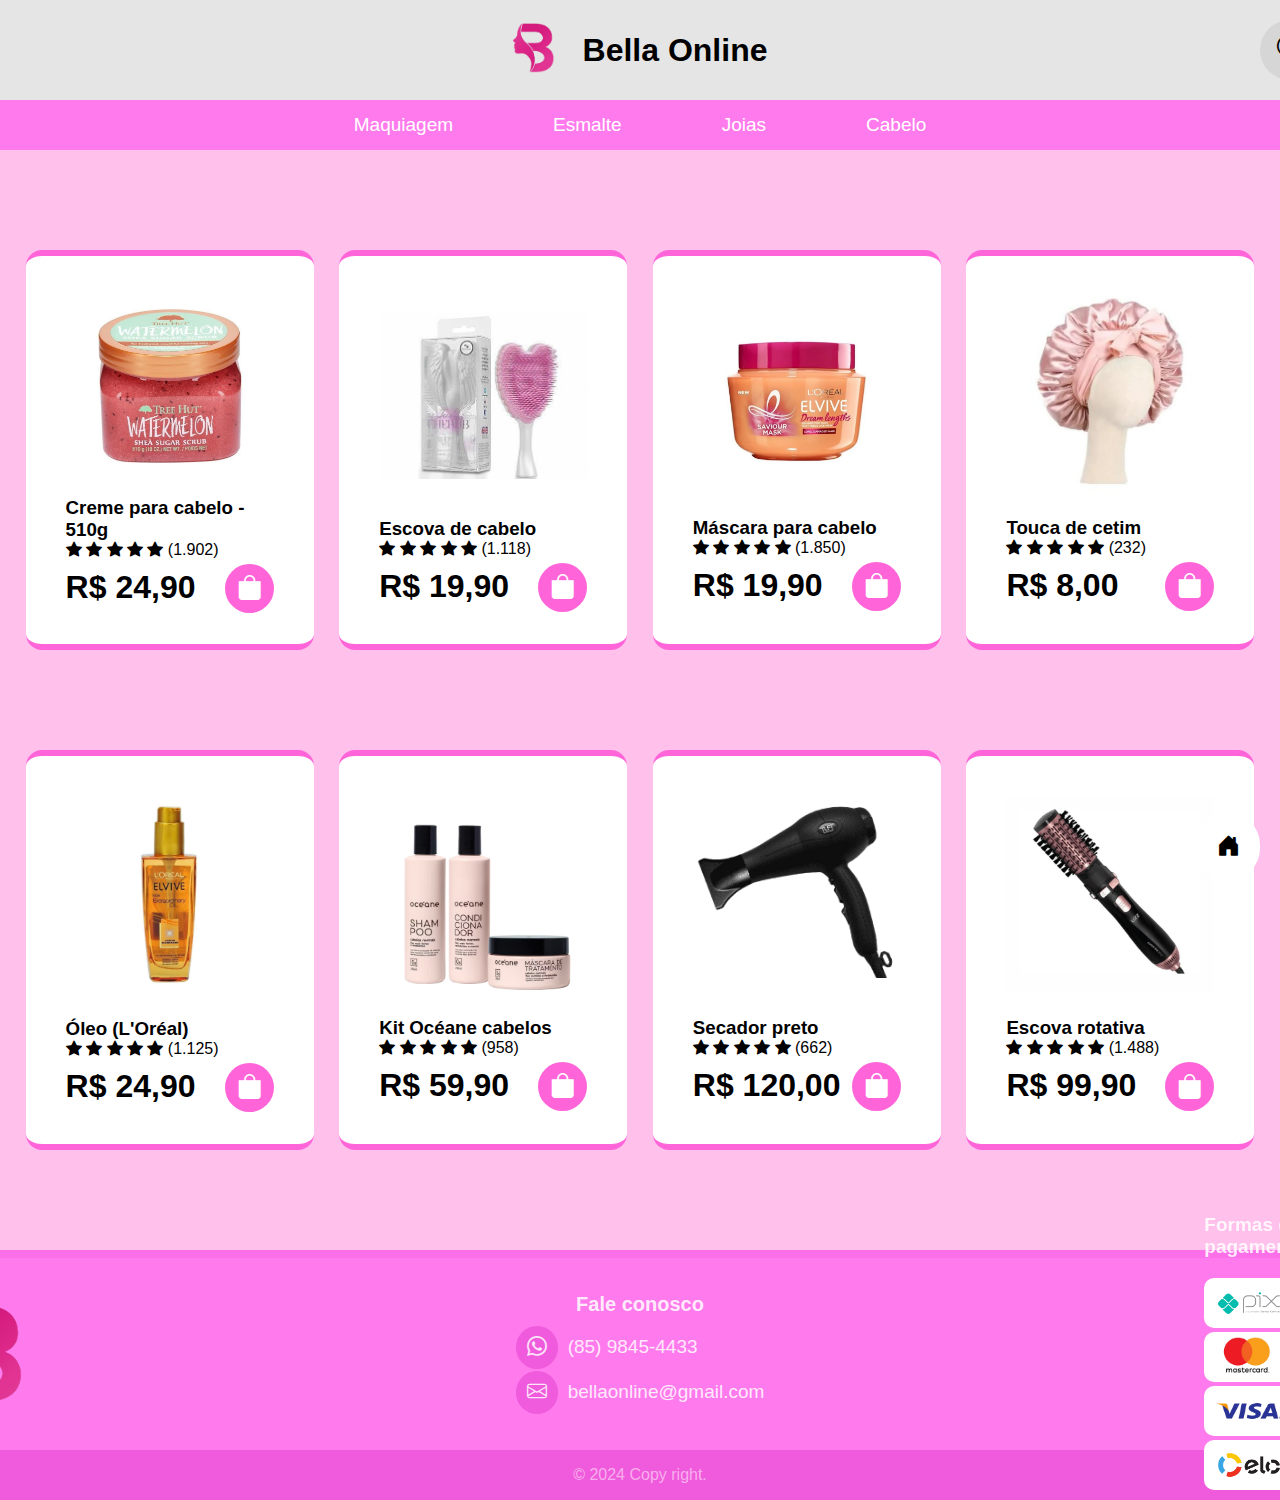
<file: Site - Persona/cabelo.html>
<!DOCTYPE html>
<html lang="pt-br">
<head>
    <meta charset="UTF-8">
    <meta name="viewport" content="width=device-width, initial-scale=1.0">
    <link rel="stylesheet" href="https://cdn.jsdelivr.net/npm/bootstrap-icons@1.11.3/font/bootstrap-icons.min.css">
    <link rel="stylesheet" href="cabelo.css">
    <title>Bella Online</title>
</head>
<body>
    <header>
        <div class="cabecalho">
            <div class="titulo">    
                
                <a href="index.html"><i class="bi bi-person-fill" id="user"></i></a>
                
                <div class="tl">
                    <a href="index.html"><img src="imgs/logo_Bella-removebg-preview.png"></a><h1>Bella Online</h1>
                </div>

                <div class="input-buscar">
                    <input type="text" class="search-txt" placeholder="Pesquisar">
                    <a href="#"><i class="bi bi-search" id="lupa"></i></a>
                </div>
            </div>
        </div>
        <div class="links">
            <ul>
                <li><a href="maquiagem.html">Maquiagem</a></li>
                <li><a href="esmalte.html">Esmalte</a></li>
                <li><a href="joias.html">Joias</a></li>
                <li><a href="cabelo.html">Cabelo</a></li>
            </ul>
        </div>
    </header>
    <main>
        <div class="produtos">
            <div class="content">
                <img src="imgs/WhatsApp Image 2024-11-04 at 13.19.23.jpeg" id="creme">
                <div class="text-content">
                    <h3>Creme para cabelo - 510g</h3>
                    <i class="bi bi-star-fill"></i>
                    <i class="bi bi-star-fill"></i>
                    <i class="bi bi-star-fill"></i>
                    <i class="bi bi-star-fill"></i>
                    <i class="bi bi-star-fill"></i> (1.902)
                    <div class="carrin"><h1>R$ 24,90</h1><i class="bi bi-bag-fill" id="cart-2"></i></div>
                </div>
            </div>
            <div class="content">
                <img src="imgs/WhatsApp Image 2024-11-04 at 13.19.25 (1).jpeg" id="escova">
                <div class="text-content">
                    <h3>Escova de cabelo</h3>
                    <i class="bi bi-star-fill"></i>
                    <i class="bi bi-star-fill"></i>
                    <i class="bi bi-star-fill"></i>
                    <i class="bi bi-star-fill"></i>
                    <i class="bi bi-star-fill"></i> (1.118)
                    <div class="carrin"><h1>R$ 19,90</h1><i class="bi bi-bag-fill" id="cart-2"></i></div>
                </div>
            </div>
            <div class="content">
                <img src="imgs/WhatsApp Image 2024-11-24 at 15.35.07 (2).jpeg" id="creme-2">
                <div class="text-content">
                    <h3>Máscara para cabelo</h3>
                    <i class="bi bi-star-fill"></i>
                    <i class="bi bi-star-fill"></i>
                    <i class="bi bi-star-fill"></i>
                    <i class="bi bi-star-fill"></i>
                    <i class="bi bi-star-fill"></i> (1.850)
                    <div class="carrin"><h1>R$ 19,90</h1><i class="bi bi-bag-fill" id="cart-2"></i></div>
                </div>
            </div>
            <div class="content">
                <img src="imgs/WhatsApp Image 2024-11-24 at 15.35.07 (1).jpeg">
                <div class="text-content">
                    <h3>Touca de cetim</h3>
                    <i class="bi bi-star-fill"></i>
                    <i class="bi bi-star-fill"></i>
                    <i class="bi bi-star-fill"></i>
                    <i class="bi bi-star-fill"></i>
                    <i class="bi bi-star-fill"></i> (232)
                    <div class="carrin"><h1>R$ 8,00</h1><i class="bi bi-bag-fill" id="cart-2"></i></div>
                </div>
            </div>
            <div class="content">
                <img src="imgs/WhatsApp Image 2024-11-24 at 15.35.07 (4).jpeg" id="oleo">
                <div class="text-content">
                    <h3>Óleo (L'Oréal)</h3>
                    <i class="bi bi-star-fill"></i>
                    <i class="bi bi-star-fill"></i>
                    <i class="bi bi-star-fill"></i>
                    <i class="bi bi-star-fill"></i>
                    <i class="bi bi-star-fill"></i> (1.125)
                    <div class="carrin"><h1>R$ 24,90</h1><i class="bi bi-bag-fill" id="cart-2"></i></div>
                </div>
            </div>
            <div class="content">
                <img src="imgs/1xg.avif" id="kit">
                <div class="text-content">
                    <h3>Kit Océane cabelos</h3>
                    <i class="bi bi-star-fill"></i>
                    <i class="bi bi-star-fill"></i>
                    <i class="bi bi-star-fill"></i>
                    <i class="bi bi-star-fill"></i>
                    <i class="bi bi-star-fill"></i> (958)
                    <div class="carrin"><h1>R$ 59,90</h1><i class="bi bi-bag-fill" id="cart-2"></i></div>
                </div>
            </div>
            <div class="content">
                <img src="imgs/png-transparent-hair-dryers-hair-styling-tools-hair-care-hairstyle-hair-dryer-people-clothes-dryer-hair-dryers-removebg-preview.png" id="secador">
                <div class="text-content">
                    <h3>Secador preto</h3>
                    <i class="bi bi-star-fill"></i>
                    <i class="bi bi-star-fill"></i>
                    <i class="bi bi-star-fill"></i>
                    <i class="bi bi-star-fill"></i>
                    <i class="bi bi-star-fill"></i> (662)
                    <div class="carrin"><h1>R$ 120,00</h1><i class="bi bi-bag-fill" id="cart-2"></i></div>
                </div>
            </div>
            <div class="content">
                <img src="imgs/escova_rotativa_5_em_1_super_ion_3000_lizz_1300w_3233_1_d672b1d8d483c6d8b00ba5aaca05cec3.webp" id="">
                <div class="text-content">
                    <h3>Escova rotativa</h3>
                    <i class="bi bi-star-fill"></i>
                    <i class="bi bi-star-fill"></i>
                    <i class="bi bi-star-fill"></i>
                    <i class="bi bi-star-fill"></i>
                    <i class="bi bi-star-fill"></i> (1.488)
                    <div class="carrin"><h1>R$ 99,90</h1><i class="bi bi-bag-fill" id="cart-2"></i></div>
                </div>
            </div>
        </div>
        
        <a href="index.html" id="link-inicio"><i class="bi bi-house-door-fill"></i></a>

    </main>
    <footer>
        <div class="rodape">
            <img src="imgs/logo_Bella-removebg-preview.png" alt="Bella" class="lg">
            
            <div class="contato">
                <p class="fale-conosco">Fale conosco</p>
                <div class="app"><i class="bi bi-whatsapp"></i><p>(85) 9845-4433</p></div>
                <div class="app"><i class="bi bi-envelope"></i><p>bellaonline@gmail.com</p></div>
            </div>

            <div class="pagamento">
                <p>Formas de pagamento</p>
                <div>
                    <img id="pix" src="imgs/pix-removebg-preview.png">
                    <img id="mastercard" src="imgs/png-transparent-logo-mastercard-pentagram-rede-s-a-banco-itau-mastercard-text-orange-logo-thumbnail-removebg-preview.png">
                    <img id="visa" src="imgs/png-transparent-logo-brand-visa-font-visa-blue-text-trademark-thumbnail-removebg-preview.png">
                    <img id="elo" src="imgs/cartao-elo-removebg-preview.png">
                </div>
            </div>
        </div>
        <div class="barra">
            <div class="copy">
                <p>&#169 2024 Copy right.</p>
            </div>
        </div>
    </footer>
</body>
</html>
</file>
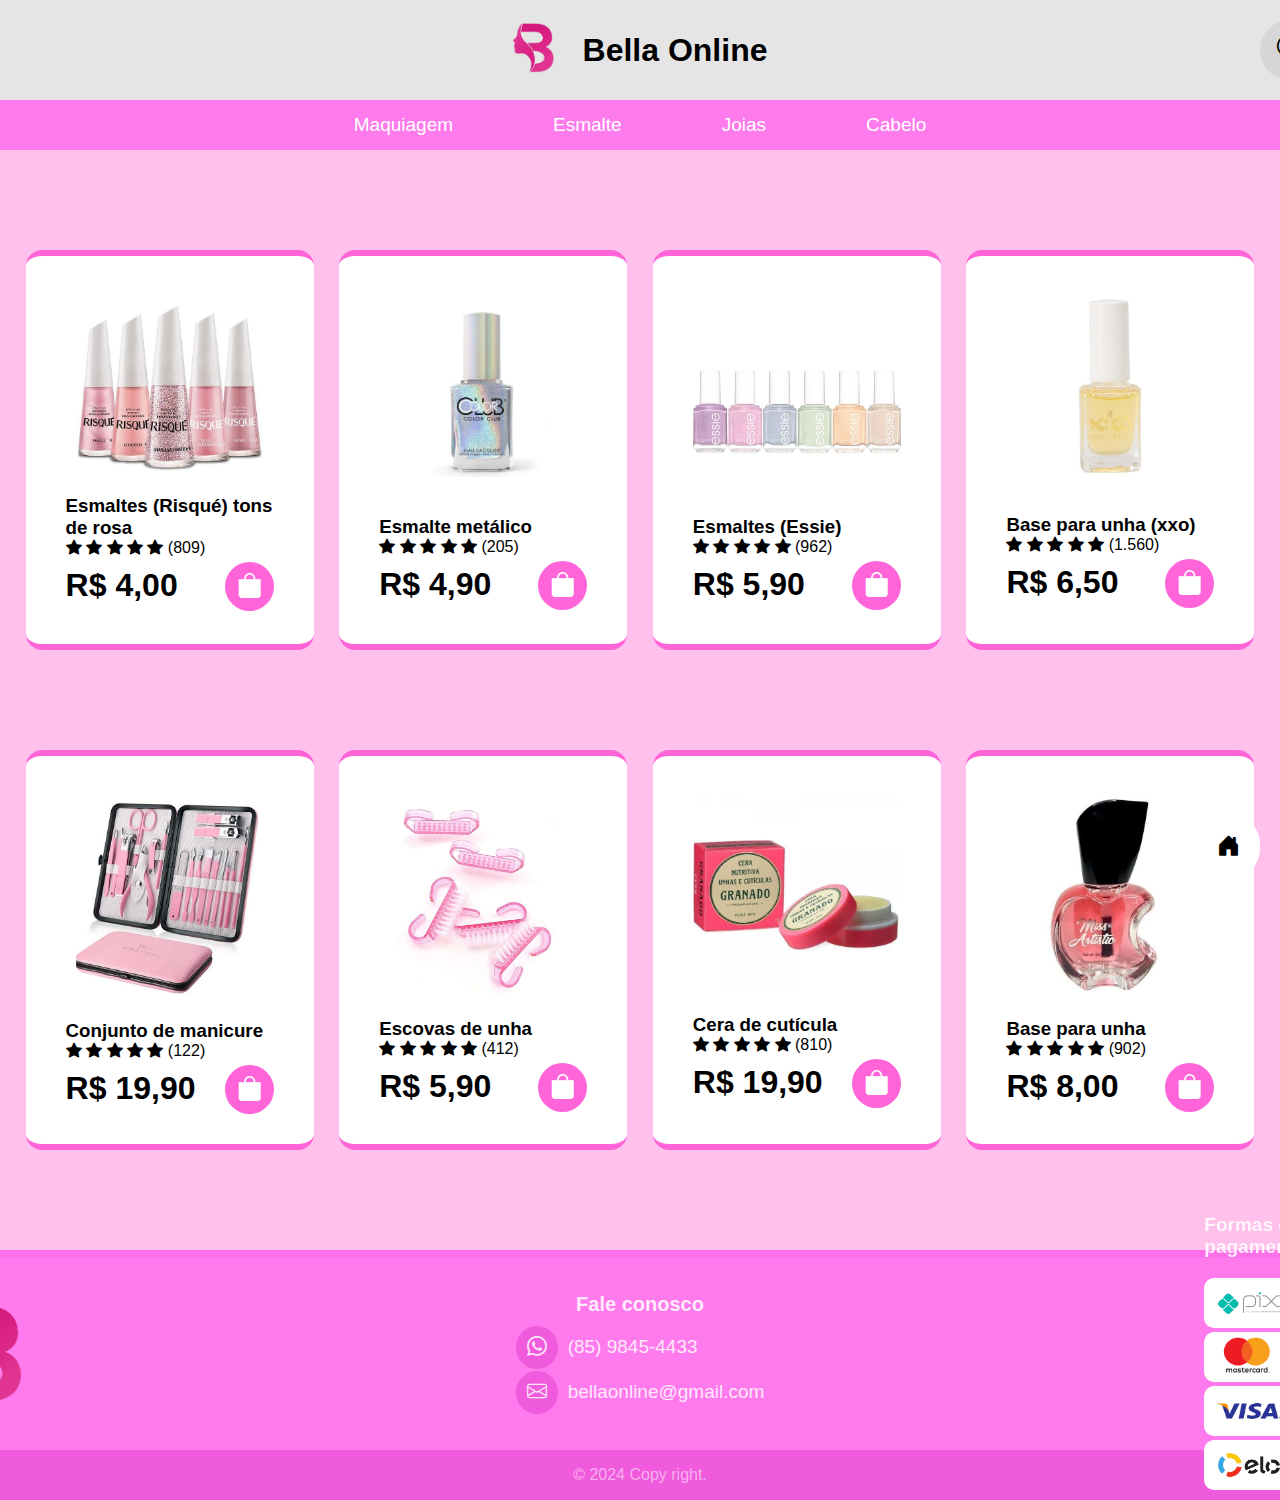
<file: Site - Persona/esmalte.html>
<!DOCTYPE html>
<html lang="pt-br">
<head>
    <meta charset="UTF-8">
    <meta name="viewport" content="width=device-width, initial-scale=1.0">
    <link rel="stylesheet" href="https://cdn.jsdelivr.net/npm/bootstrap-icons@1.11.3/font/bootstrap-icons.min.css">
    <link rel="stylesheet" href="esmalte.css">
    <title>Bella Online</title>
</head>
<body>
    <header>
        <div class="cabecalho">
            <div class="titulo">    
                
                <a href="index.html"><i class="bi bi-person-fill" id="user"></i></a>
                
                <div class="tl">
                    <a href="index.html"><img src="imgs/logo_Bella-removebg-preview.png"></a><h1>Bella Online</h1>
                </div>

                <div class="input-buscar">
                    <input type="text" class="search-txt" placeholder="Pesquisar">
                    <a href="#"><i class="bi bi-search" id="lupa"></i></a>
                </div>
            </div>
        </div>
        <div class="links">
            <ul>
                <li><a href="maquiagem.html">Maquiagem</a></li>
                <li><a href="esmalte.html">Esmalte</a></li>
                <li><a href="joias.html">Joias</a></li>
                <li><a href="cabelo.html">Cabelo</a></li>
            </ul>
        </div>
    </header>
    <main>
        <div class="produtos">
            <div class="content">
                <img src="imgs/WhatsApp Image 2024-11-04 at 13.19.24.jpeg" id="esmalte">
                <div class="text-content">
                    <h3>Esmaltes (Risqué) tons de rosa</h3>
                    <i class="bi bi-star-fill"></i>
                    <i class="bi bi-star-fill"></i>
                    <i class="bi bi-star-fill"></i>
                    <i class="bi bi-star-fill"></i>
                    <i class="bi bi-star-fill"></i> (809)
                    <div class="carrin"><h1>R$ 4,00</h1><i class="bi bi-bag-fill" id="cart-2"></i></div>
                </div>
            </div>
            <div class="content">
                <img src="imgs/WhatsApp Image 2024-11-24 at 15.30.28 (3).jpeg" id="esmalte-2">
                <div class="text-content">
                    <h3>Esmalte metálico</h3>
                    <i class="bi bi-star-fill"></i>
                    <i class="bi bi-star-fill"></i>
                    <i class="bi bi-star-fill"></i>
                    <i class="bi bi-star-fill"></i>
                    <i class="bi bi-star-fill"></i> (205)
                    <div class="carrin"><h1>R$ 4,90</h1><i class="bi bi-bag-fill" id="cart-2"></i></div>
                </div>
            </div>
            <div class="content">
                <img src="imgs/WhatsApp Image 2024-11-24 at 15.30.28 (2).jpeg" id="esmalte-3">
                <div class="text-content">
                    <h3>Esmaltes (Essie)</h3>
                    <i class="bi bi-star-fill"></i>
                    <i class="bi bi-star-fill"></i>
                    <i class="bi bi-star-fill"></i>
                    <i class="bi bi-star-fill"></i>
                    <i class="bi bi-star-fill"></i> (962)
                    <div class="carrin"><h1>R$ 5,90</h1><i class="bi bi-bag-fill" id="cart-2"></i></div>
                </div>
            </div>
            <div class="content">
                <img src="imgs/WhatsApp Image 2024-11-24 at 15.30.28.jpeg" id="esmalte-4">
                <div class="text-content">
                    <h3>Base para unha (xxo)</h3>
                    <i class="bi bi-star-fill"></i>
                    <i class="bi bi-star-fill"></i>
                    <i class="bi bi-star-fill"></i>
                    <i class="bi bi-star-fill"></i>
                    <i class="bi bi-star-fill"></i> (1.560)
                    <div class="carrin"><h1>R$ 6,50</h1><i class="bi bi-bag-fill" id="cart-2"></i></div>
                </div>
            </div>
            <div class="content">
                <img src="imgs/WhatsApp Image 2024-11-24 at 15.30.28 (1).jpeg" id="esmalte-5">
                <div class="text-content">
                    <h3>Conjunto de manicure</h3>
                    <i class="bi bi-star-fill"></i>
                    <i class="bi bi-star-fill"></i>
                    <i class="bi bi-star-fill"></i>
                    <i class="bi bi-star-fill"></i>
                    <i class="bi bi-star-fill"></i> (122)
                    <div class="carrin"><h1>R$ 19,90</h1><i class="bi bi-bag-fill" id="cart-2"></i></div>
                </div>
            </div>
            <div class="content">
                <img src="imgs/WhatsApp Image 2024-11-24 at 15.30.28 (6).jpeg" id="esmalte-6">
                <div class="text-content">
                    <h3>Escovas de unha</h3>
                    <i class="bi bi-star-fill"></i>
                    <i class="bi bi-star-fill"></i>
                    <i class="bi bi-star-fill"></i>
                    <i class="bi bi-star-fill"></i>
                    <i class="bi bi-star-fill"></i> (412)
                    <div class="carrin"><h1>R$ 5,90</h1><i class="bi bi-bag-fill" id="cart-2"></i></div>
                </div>
            </div>
            <div class="content">
                <img src="imgs/WhatsApp Image 2024-11-24 at 15.30.28 (5).jpeg" id="esmalte-7">
                <div class="text-content">
                    <h3>Cera de cutícula</h3>
                    <i class="bi bi-star-fill"></i>
                    <i class="bi bi-star-fill"></i>
                    <i class="bi bi-star-fill"></i>
                    <i class="bi bi-star-fill"></i>
                    <i class="bi bi-star-fill"></i> (810)
                    <div class="carrin"><h1>R$ 19,90</h1><i class="bi bi-bag-fill" id="cart-2"></i></div>
                </div>
            </div>
            <div class="content">
                <img src="imgs/WhatsApp Image 2024-11-24 at 15.30.28 (4).jpeg" id="esmalte-8">
                <div class="text-content">
                    <h3>Base para unha</h3>
                    <i class="bi bi-star-fill"></i>
                    <i class="bi bi-star-fill"></i>
                    <i class="bi bi-star-fill"></i>
                    <i class="bi bi-star-fill"></i>
                    <i class="bi bi-star-fill"></i> (902)
                    <div class="carrin"><h1>R$ 8,00</h1><i class="bi bi-bag-fill" id="cart-2"></i></div>
                </div>
            </div>
        </div>
        
        <a href="index.html" id="link-inicio"><i class="bi bi-house-door-fill"></i></a>

    </main>
    <footer>
        <div class="rodape">
            <img src="imgs/logo_Bella-removebg-preview.png" alt="Bella" class="lg">
            
            <div class="contato">
                <p class="fale-conosco">Fale conosco</p>
                <div class="app"><i class="bi bi-whatsapp"></i><p>(85) 9845-4433</p></div>
                <div class="app"><i class="bi bi-envelope"></i><p>bellaonline@gmail.com</p></div>
            </div>

            <div class="pagamento">
                <p>Formas de pagamento</p>
                <div>
                    <img id="pix" src="imgs/pix-removebg-preview.png">
                    <img id="mastercard" src="imgs/png-transparent-logo-mastercard-pentagram-rede-s-a-banco-itau-mastercard-text-orange-logo-thumbnail-removebg-preview.png">
                    <img id="visa" src="imgs/png-transparent-logo-brand-visa-font-visa-blue-text-trademark-thumbnail-removebg-preview.png">
                    <img id="elo" src="imgs/cartao-elo-removebg-preview.png">
                </div>
            </div>
        </div>
        <div class="barra">
            <div class="copy">
                <p>&#169 2024 Copy right.</p>
            </div>
        </div>
    </footer>
</body>
</html>
</file>
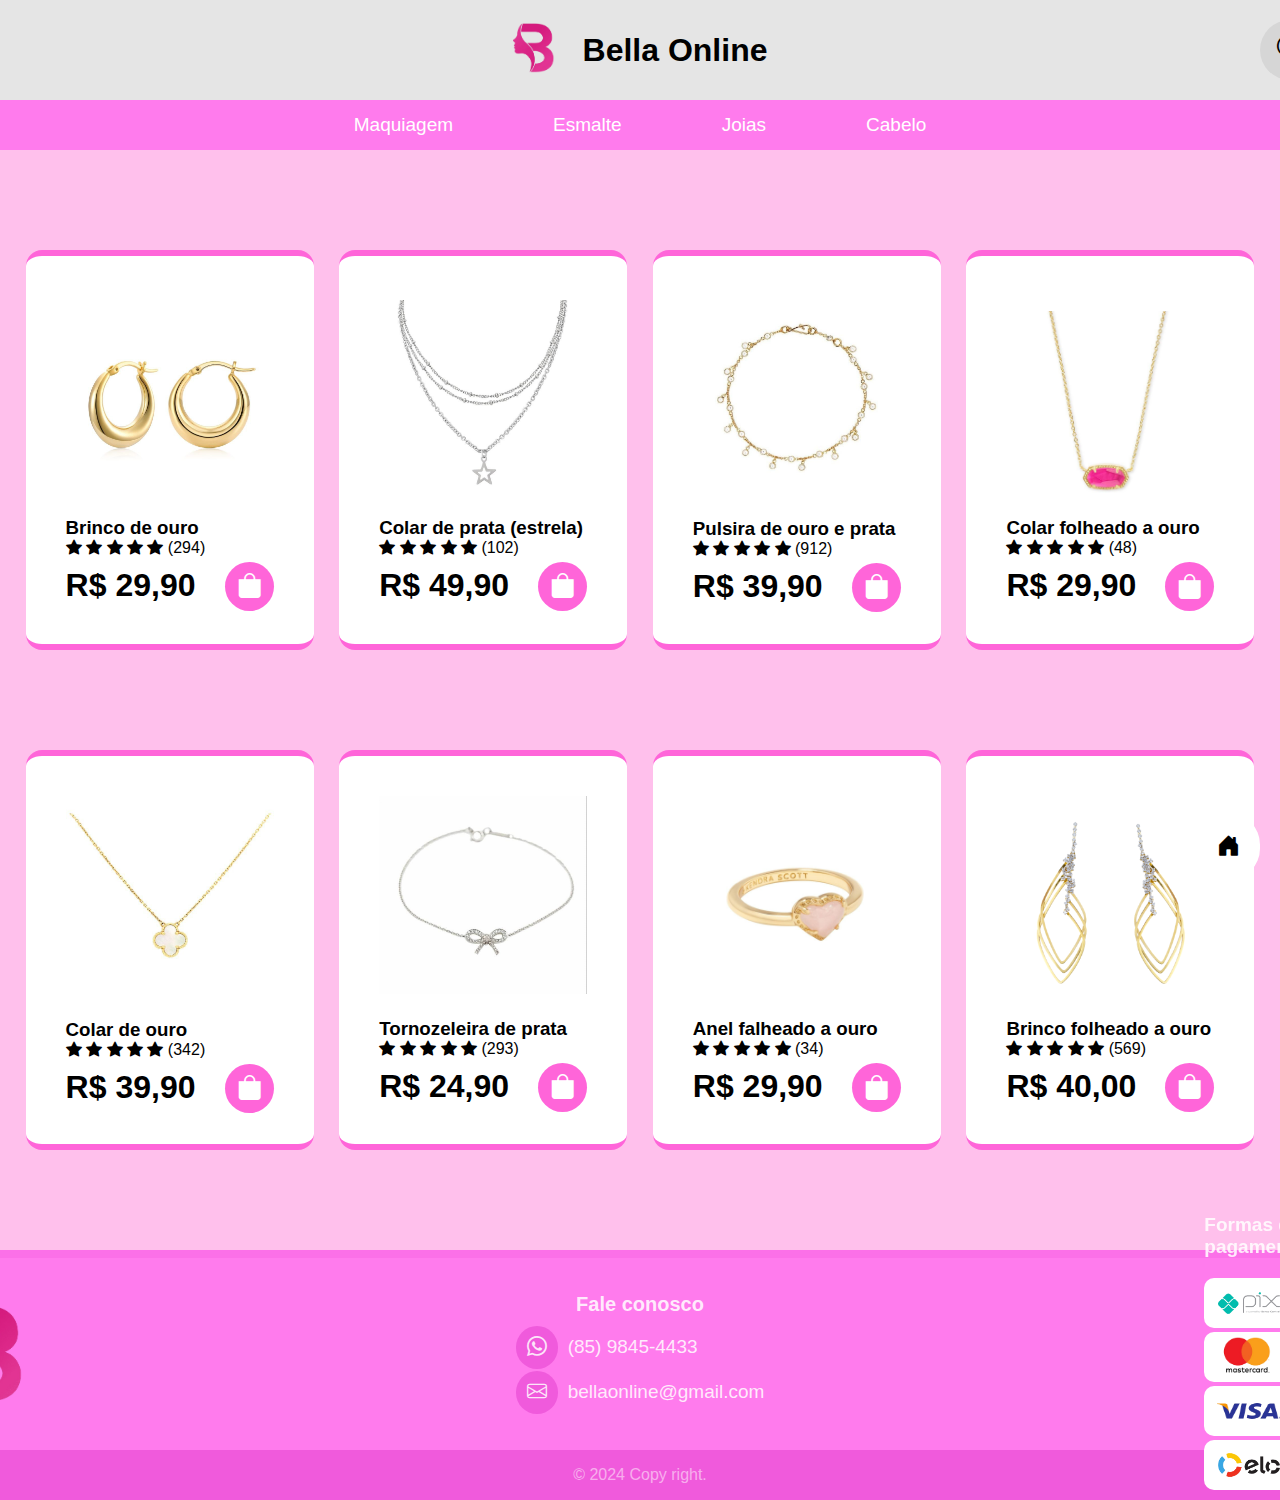
<file: Site - Persona/joias.html>
<!DOCTYPE html>
<html lang="pt-br">
<head>
    <meta charset="UTF-8">
    <meta name="viewport" content="width=device-width, initial-scale=1.0">
    <link rel="stylesheet" href="https://cdn.jsdelivr.net/npm/bootstrap-icons@1.11.3/font/bootstrap-icons.min.css">
    <link rel="stylesheet" href="joias.css">
    <title>Bella Online</title>
</head>
<body>
    <header>
        <div class="cabecalho">
            <div class="titulo">    
                
                <a href="index.html"><i class="bi bi-person-fill" id="user"></i></a>
                
                <div class="tl">
                    <a href="index.html"><img src="imgs/logo_Bella-removebg-preview.png"></a><h1>Bella Online</h1>
                </div>

                <div class="input-buscar">
                    <input type="text" class="search-txt" placeholder="Pesquisar">
                    <a href="#"><i class="bi bi-search" id="lupa"></i></a>
                </div>
            </div>
        </div>
        <div class="links">
            <ul>
                <li><a href="maquiagem.html">Maquiagem</a></li>
                <li><a href="esmalte.html">Esmalte</a></li>
                <li><a href="joias.html">Joias</a></li>
                <li><a href="cabelo.html">Cabelo</a></li>
            </ul>
        </div>
    </header>
    <main>
        <div class="produtos">
            <div class="content">
                <img src="imgs/WhatsApp Image 2024-11-24 at 15.31.34 (1).jpeg" id="brinco">
                <div class="text-content">
                    <h3>Brinco de ouro</h3>
                    <i class="bi bi-star-fill"></i>
                    <i class="bi bi-star-fill"></i>
                    <i class="bi bi-star-fill"></i>
                    <i class="bi bi-star-fill"></i>
                    <i class="bi bi-star-fill"></i> (294)
                    <div class="carrin"><h1>R$ 29,90</h1><i class="bi bi-bag-fill" id="cart-2"></i></div>
                </div>
            </div>
            <div class="content">
                <img src="imgs/WhatsApp Image 2024-11-24 at 15.31.33.jpeg" id="colar">
                <div class="text-content">
                    <h3>Colar de prata (estrela)</h3>
                    <i class="bi bi-star-fill"></i>
                    <i class="bi bi-star-fill"></i>
                    <i class="bi bi-star-fill"></i>
                    <i class="bi bi-star-fill"></i>
                    <i class="bi bi-star-fill"></i> (102)
                    <div class="carrin"><h1>R$ 49,90</h1><i class="bi bi-bag-fill" id="cart-2"></i></div>
                </div>
            </div>
            <div class="content">
                <img src="imgs/WhatsApp Image 2024-11-26 at 10.16.35.jpeg" id="pulseira">
                <div class="text-content">
                    <h3>Pulsira de ouro e prata</h3>
                    <i class="bi bi-star-fill"></i>
                    <i class="bi bi-star-fill"></i>
                    <i class="bi bi-star-fill"></i>
                    <i class="bi bi-star-fill"></i>
                    <i class="bi bi-star-fill"></i> (912)
                    <div class="carrin"><h1>R$ 39,90</h1><i class="bi bi-bag-fill" id="cart-2"></i></div>
                </div>
            </div>
            <div class="content">
                <img src="imgs/WhatsApp Image 2024-11-24 at 15.31.33 (1).jpeg" id="colar-2">
                <div class="text-content">
                    <h3>Colar folheado a ouro</h3>
                    <i class="bi bi-star-fill"></i>
                    <i class="bi bi-star-fill"></i>
                    <i class="bi bi-star-fill"></i>
                    <i class="bi bi-star-fill"></i>
                    <i class="bi bi-star-fill"></i> (48)
                    <div class="carrin"><h1>R$ 29,90</h1><i class="bi bi-bag-fill" id="cart-2"></i></div>
                </div>
            </div>
            <div class="content">
                <img src="imgs/WhatsApp Image 2024-11-26 at 10.16.34.jpeg">
                <div class="text-content">
                    <h3>Colar de ouro</h3>
                    <i class="bi bi-star-fill"></i>
                    <i class="bi bi-star-fill"></i>
                    <i class="bi bi-star-fill"></i>
                    <i class="bi bi-star-fill"></i>
                    <i class="bi bi-star-fill"></i> (342)
                    <div class="carrin"><h1>R$ 39,90</h1><i class="bi bi-bag-fill" id="cart-2"></i></div>
                </div>
            </div>
            <div class="content">
                <img src="imgs/WhatsApp Image 2024-11-26 at 10.16.34 (1).jpeg">
                <div class="text-content">
                    <h3>Tornozeleira de prata</h3>
                    <i class="bi bi-star-fill"></i>
                    <i class="bi bi-star-fill"></i>
                    <i class="bi bi-star-fill"></i>
                    <i class="bi bi-star-fill"></i>
                    <i class="bi bi-star-fill"></i> (293)
                    <div class="carrin"><h1>R$ 24,90</h1><i class="bi bi-bag-fill" id="cart-2"></i></div>
                </div>
            </div>
            <div class="content">
                <img src="imgs/WhatsApp Image 2024-11-24 at 15.31.34.jpeg" id="anel">
                <div class="text-content">
                    <h3>Anel falheado a ouro</h3>
                    <i class="bi bi-star-fill"></i>
                    <i class="bi bi-star-fill"></i>
                    <i class="bi bi-star-fill"></i>
                    <i class="bi bi-star-fill"></i>
                    <i class="bi bi-star-fill"></i> (34)
                    <div class="carrin"><h1>R$ 29,90</h1><i class="bi bi-bag-fill" id="cart-2"></i></div>
                </div>
            </div>
            <div class="content">
                <img src="imgs/brinco_au_18k_686824_em_p_-removebg-preview.png" id="brinco-2">
                <div class="text-content">
                    <h3>Brinco folheado a ouro</h3>
                    <i class="bi bi-star-fill"></i>
                    <i class="bi bi-star-fill"></i>
                    <i class="bi bi-star-fill"></i>
                    <i class="bi bi-star-fill"></i>
                    <i class="bi bi-star-fill"></i> (569)
                    <div class="carrin"><h1>R$ 40,00</h1><i class="bi bi-bag-fill" id="cart-2"></i></div>
                </div>
            </div>
        </div>
        
        <a href="index.html" id="link-inicio"><i class="bi bi-house-door-fill"></i></a>

    </main>
    <footer>
        <div class="rodape">
            <img src="imgs/logo_Bella-removebg-preview.png" alt="Bella" class="lg">
            
            <div class="contato">
                <p class="fale-conosco">Fale conosco</p>
                <div class="app"><i class="bi bi-whatsapp"></i><p>(85) 9845-4433</p></div>
                <div class="app"><i class="bi bi-envelope"></i><p>bellaonline@gmail.com</p></div>
            </div>

            <div class="pagamento">
                <p>Formas de pagamento</p>
                <div>
                    <img id="pix" src="imgs/pix-removebg-preview.png">
                    <img id="mastercard" src="imgs/png-transparent-logo-mastercard-pentagram-rede-s-a-banco-itau-mastercard-text-orange-logo-thumbnail-removebg-preview.png">
                    <img id="visa" src="imgs/png-transparent-logo-brand-visa-font-visa-blue-text-trademark-thumbnail-removebg-preview.png">
                    <img id="elo" src="imgs/cartao-elo-removebg-preview.png">
                </div>
            </div>
        </div>
        <div class="barra">
            <div class="copy">
                <p>&#169 2024 Copy right.</p>
            </div>
        </div>
    </footer>
</body>
</html>
</file>
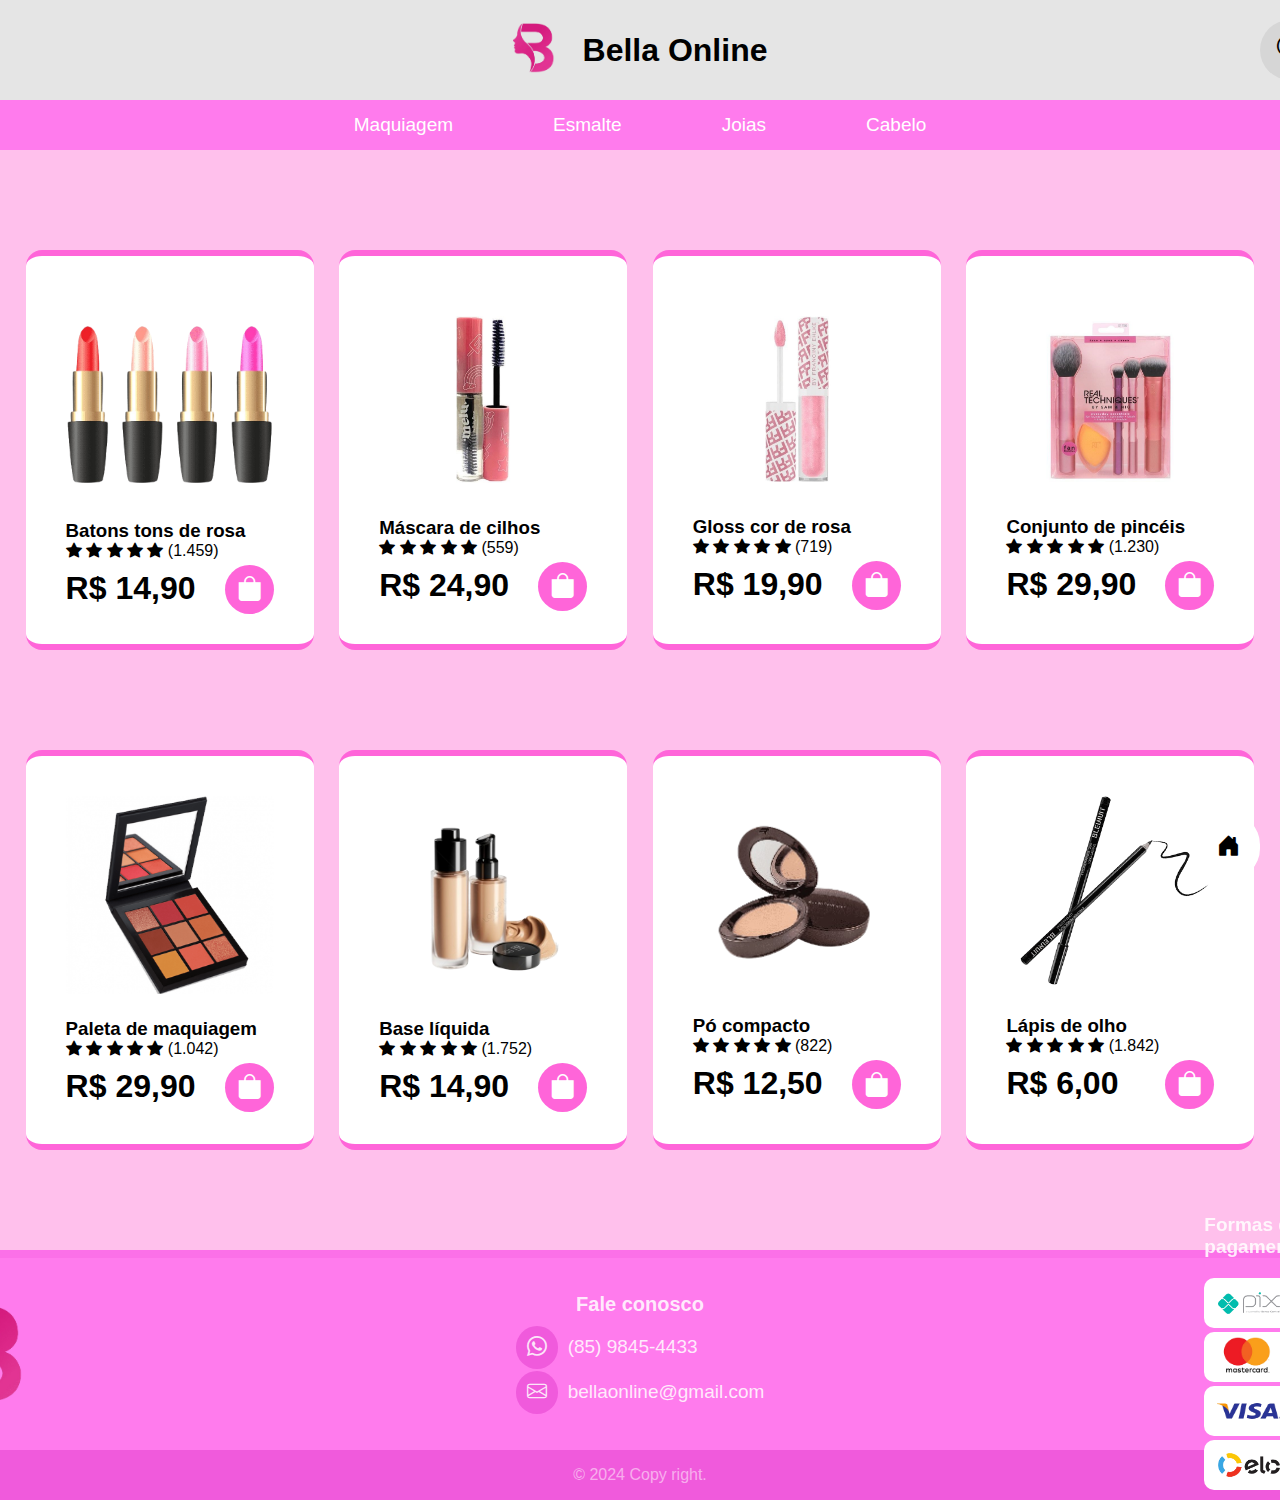
<file: Site - Persona/maquiagem.html>
<!DOCTYPE html>
<html lang="pt-br">
<head>
    <meta charset="UTF-8">
    <meta name="viewport" content="width=device-width, initial-scale=1.0">
    <link rel="stylesheet" href="https://cdn.jsdelivr.net/npm/bootstrap-icons@1.11.3/font/bootstrap-icons.min.css">
    <link rel="stylesheet" href="maquiagem.css">
    <title>Bella Online</title>
</head>
<body>
    <header>
        <div class="cabecalho">
            <div class="titulo">    
                
                <a href="index.html"><i class="bi bi-person-fill" id="user"></i></a>
                
                <div class="tl">
                    <a href="index.html"><img src="imgs/logo_Bella-removebg-preview.png"></a><h1>Bella Online</h1>
                </div>

                <div class="input-buscar">
                    <input type="text" class="search-txt" placeholder="Pesquisar">
                    <a href="#"><i class="bi bi-search" id="lupa"></i></a>
                </div>
            </div>
        </div>
        <div class="links">
            <ul>
                <li><a href="maquiagem.html">Maquiagem</a></li>
                <li><a href="esmalte.html">Esmalte</a></li>
                <li><a href="joias.html">Joias</a></li>
                <li><a href="cabelo.html">Cabelo</a></li>
            </ul>
        </div>
    </header>
    <main>
        <div class="produtos">
            <div class="content">
                <img src="imgs/png-clipart-lipstick-computer-file-lipstick-miscellaneous-cosmetics-removebg-preview (1).png" id="batom">
                <div class="text-content">
                    <h3>Batons tons de rosa</h3>
                    <i class="bi bi-star-fill"></i>
                    <i class="bi bi-star-fill"></i>
                    <i class="bi bi-star-fill"></i>
                    <i class="bi bi-star-fill"></i>
                    <i class="bi bi-star-fill"></i> (1.459)
                    <div class="carrin"><h1>R$ 14,90</h1>
                        <i class="bi bi-bag-fill" class="add-to-cart" id="cart-2" data-titulo="Batons tons de rosa" data-preco="14.90"></i></div>
                </div>
            </div>
            <div class="content">
                <img src="imgs/WhatsApp Image 2024-11-04 at 13.19.26.jpeg" id="rimel">
                <div class="text-content">
                    <h3>Máscara de cilhos</h3>
                    <i class="bi bi-star-fill"></i>
                    <i class="bi bi-star-fill"></i>
                    <i class="bi bi-star-fill"></i>
                    <i class="bi bi-star-fill"></i>
                    <i class="bi bi-star-fill"></i> (559)
                    <div class="carrin"><h1>R$ 24,90</h1><i class="bi bi-bag-fill" class="add-to-cart" id="cart-2" data-titulo="Máscara de cílios" data-preco="24.90"></i></div>
                </div>
            </div>
            <div class="content">
                <img src="imgs/WhatsApp Image 2024-11-04 at 13.19.25.jpeg" id="gloss">
                <div class="text-content">
                    <h3>Gloss cor de rosa</h3>
                    <i class="bi bi-star-fill"></i>
                    <i class="bi bi-star-fill"></i>
                    <i class="bi bi-star-fill"></i>
                    <i class="bi bi-star-fill"></i>
                    <i class="bi bi-star-fill"></i> (719)
                    <div class="carrin"><h1>R$ 19,90</h1><i class="bi bi-bag-fill" id="cart-2"></i></div>
                </div>
            </div>
            <div class="content">
                <img src="imgs/WhatsApp Image 2024-11-04 at 13.19.24 (1).jpeg" id="pincel">
                <div class="text-content">
                    <h3>Conjunto de pincéis</h3>
                    <i class="bi bi-star-fill"></i>
                    <i class="bi bi-star-fill"></i>
                    <i class="bi bi-star-fill"></i>
                    <i class="bi bi-star-fill"></i>
                    <i class="bi bi-star-fill"></i> (1.230)
                    <div class="carrin"><h1>R$ 29,90</h1><i class="bi bi-bag-fill" id="cart-2"></i></div>
                </div>
            </div>
            <div class="content">
                <img src="imgs/thumb_olhos-paleta-huda-beauty-obsessions-coral-1673007254889.png" id="paleta">
                <div class="text-content">
                    <h3>Paleta de maquiagem</h3>
                    <i class="bi bi-star-fill"></i>
                    <i class="bi bi-star-fill"></i>
                    <i class="bi bi-star-fill"></i>
                    <i class="bi bi-star-fill"></i>
                    <i class="bi bi-star-fill"></i> (1.042)
                    <div class="carrin"><h1>R$ 29,90</h1><i class="bi bi-bag-fill" id="cart-2"></i></div>
                </div>
            </div>
            <div class="content">
                <img src="imgs/liquid-foundation-beauty-makeup-transparent-foundation-Make-up-color_509418_wh860-removebg-preview.png" id="base">
                <div class="text-content">
                    <h3>Base líquida</h3>
                    <i class="bi bi-star-fill"></i>
                    <i class="bi bi-star-fill"></i>
                    <i class="bi bi-star-fill"></i>
                    <i class="bi bi-star-fill"></i>
                    <i class="bi bi-star-fill"></i> (1.752)
                    <div class="carrin"><h1>R$ 14,90</h1><i class="bi bi-bag-fill" id="cart-2"></i></div>
                </div>
            </div>
            <div class="content">
                <img src="imgs/png-transparent-face-powder-compact-cosmetics-mineral-make-up-usa-lips-cream-brown-cosmetics-removebg-preview.png" id="po">
                <div class="text-content">
                    <h3>Pó compacto</h3>
                    <i class="bi bi-star-fill"></i>
                    <i class="bi bi-star-fill"></i>
                    <i class="bi bi-star-fill"></i>
                    <i class="bi bi-star-fill"></i>
                    <i class="bi bi-star-fill"></i> (822)
                    <div class="carrin"><h1>R$ 12,50</h1><i class="bi bi-bag-fill" id="cart-2"></i></div>
                </div>
            </div>
            <div class="content">
                <img src="imgs/png-clipart-black-eyeliner-pencils-eye-liner-make-up-cosmetics-eye-liner-people-color-thumbnail-removebg-preview.png" id="creme">
                <div class="text-content">
                    <h3>Lápis de olho</h3>
                    <i class="bi bi-star-fill"></i>
                    <i class="bi bi-star-fill"></i>
                    <i class="bi bi-star-fill"></i>
                    <i class="bi bi-star-fill"></i>
                    <i class="bi bi-star-fill"></i> (1.842)
                    <div class="carrin"><h1>R$ 6,00</h1><i class="bi bi-bag-fill" id="cart-2"></i></div>
                </div>
            </div>
        </div>
        
        <a href="index.html" id="link-inicio"><i class="bi bi-house-door-fill"></i></a>

    </main>
    <footer>
        <div class="rodape">
            <img src="imgs/logo_Bella-removebg-preview.png" alt="Bella" class="lg">
            
            <div class="contato">
                <p class="fale-conosco">Fale conosco</p>
                <div class="app"><i class="bi bi-whatsapp"></i><p>(85) 9845-4433</p></div>
                <div class="app"><i class="bi bi-envelope"></i><p>bellaonline@gmail.com</p></div>
            </div>

            <div class="pagamento">
                <p>Formas de pagamento</p>
                <div>
                    <img id="pix" src="imgs/pix-removebg-preview.png">
                    <img id="mastercard" src="imgs/png-transparent-logo-mastercard-pentagram-rede-s-a-banco-itau-mastercard-text-orange-logo-thumbnail-removebg-preview.png">
                    <img id="visa" src="imgs/png-transparent-logo-brand-visa-font-visa-blue-text-trademark-thumbnail-removebg-preview.png">
                    <img id="elo" src="imgs/cartao-elo-removebg-preview.png">
                </div>
            </div>
        </div>
        <div class="barra">
            <div class="copy">
                <p>&#169 2024 Copy right.</p>
            </div>
        </div>
    </footer>           
</body>
</html>
</file>
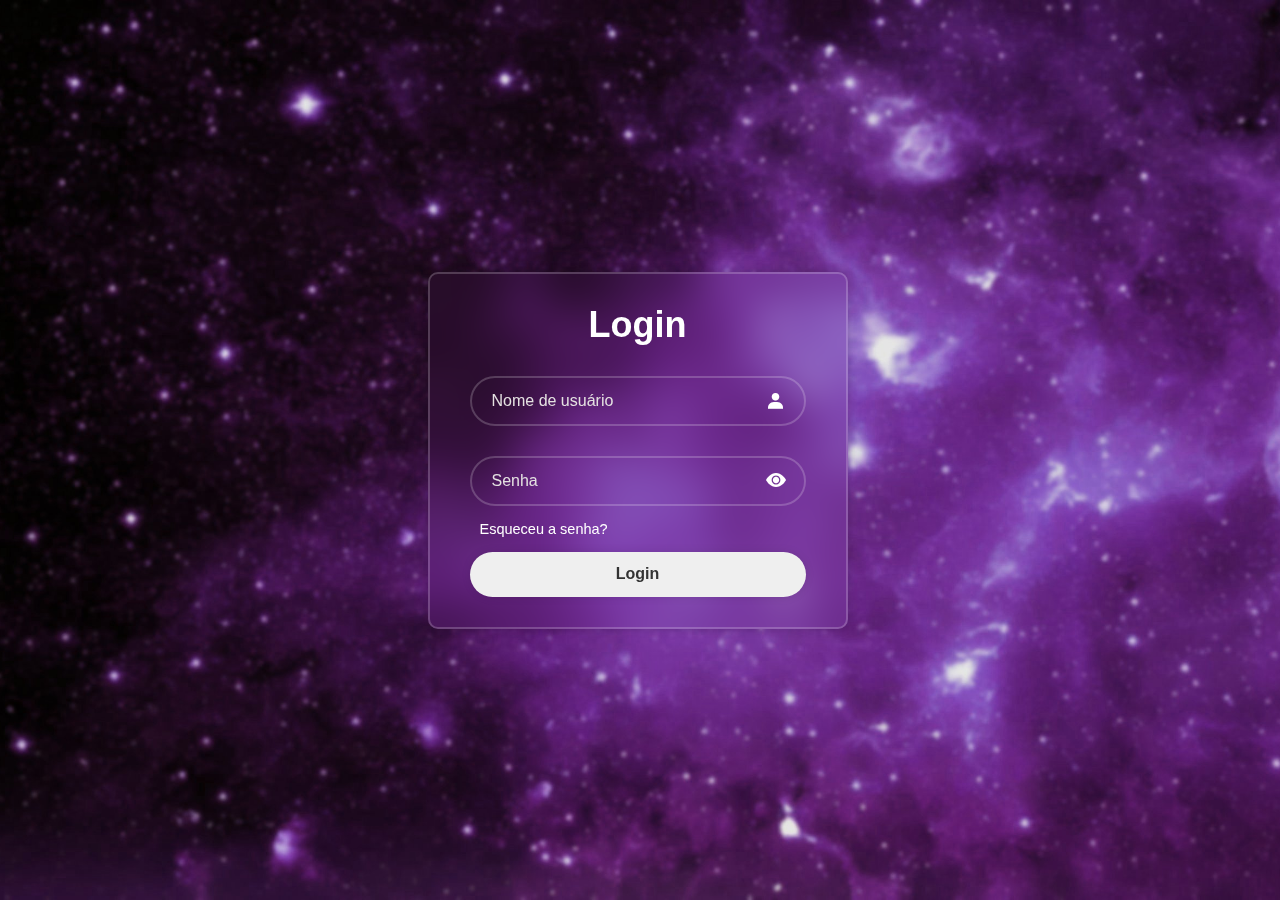
<file: Site Astronomia/Login.html>
<!DOCTYPE html>
<html lang="pt-br">
<head>
    <meta charset="UTF-8">
    <meta name="viewport" content="width=device-width, initial-scale=1.0">
    <title>🪐 Login 🪐</title>
    <link rel="stylesheet" href="Login.css">
    <link href='https://unpkg.com/boxicons@2.1.4/css/boxicons.min.css' rel='stylesheet'>
    <link rel="stylesheet" href="https://cdn.jsdelivr.net/npm/bootstrap-icons@1.11.3/font/bootstrap-icons.min.css">
</head>
<body>
    <div class="wrapper">
        <form action="">
            <h1>Login</h1>

            <div class="input-box">
                <input type="text"
                placeholder="Nome de usuário" required id="usuário">
                <i class="bx bxs-user"></i>
            </div>

            <div class="input-box">
                <input type="password"
                placeholder="Senha" required id="ussenha">
                <i class="bi bi-eye-fill" id="btn-senha" onclick="mostrarSenha()"></i>
            </div>

            <div class="esqueceu">
                <a href="LoginS.html">Esqueceu a senha?</a> <p id="senhaer"></p>
            </div>

            <button class="btlogin" type="button" onclick="login()">Login</button>
            
        </form>
    </div>
    <p id="senhaer"></p>
    <script src="Senha.js" type="text/javascript"></script>
</body>
</html>
</file>
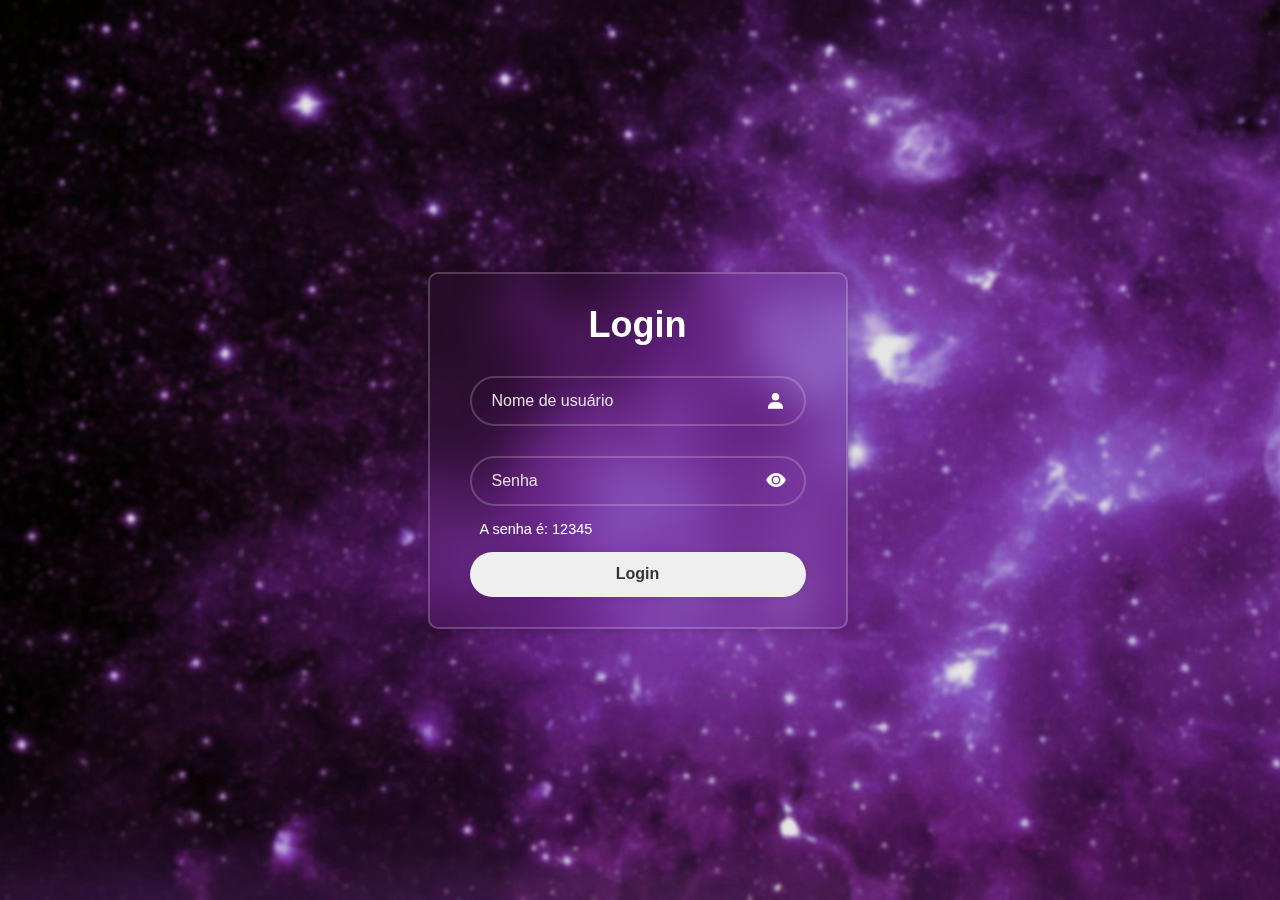
<file: Site Astronomia/LoginS.html>
<!DOCTYPE html>
<html lang="pt-br">
<head>
    <meta charset="UTF-8">
    <meta name="viewport" content="width=device-width, initial-scale=1.0">
    <title>🪐 Login 🪐</title>
    <link rel="stylesheet" href="Login.css">
    <link href='https://unpkg.com/boxicons@2.1.4/css/boxicons.min.css' rel='stylesheet'>
    <link rel="stylesheet" href="https://cdn.jsdelivr.net/npm/bootstrap-icons@1.11.3/font/bootstrap-icons.min.css">
</head>
<body>
    <div class="wrapper">
        <form action="">
            <h1>Login</h1>

            <div class="input-box">
                <input type="text"
                placeholder="Nome de usuário" required id="usuário">
                <i class="bx bxs-user"></i>
            </div>

            <div class="input-box">
                <input type="password"
                placeholder="Senha" required id="ussenha">
                <i class="bi bi-eye-fill" id="btn-senha" onclick="mostrarSenha()"></i>
            </div>

            <div class="esqueceu">
                <a href="Login.html">A senha é: 12345</a> <p id = "senhaer"></p>
            </div>

            <button class="btlogin" type="button" onclick="login()">Login</button>
            
        </form>
    </div>
    <p id="senhaer"></p>
    <script src="Senha.js" type="text/javascript"></script>
</body>
</html>
</file>
<file: Site - Persona/style.css>
*{
    padding: 0;
    margin: 0;
    box-sizing: border-box;
    font-family: "Outfit",sans-serif;
}
body{
    background-color: rgb(255, 192, 236);
}
main{
    width: 100%;
    height: 80vh;
    background-color: rgb(255, 192, 236);
}
main a{
    text-decoration: none;
    color: black;
}

/* ===================================================CABEÇALHO====================================================== */

.cabecalho{
    width: 100%;
    height: 100px;
    background-color: rgb(230, 230, 230);
    display: flex;
    align-items: center;
    justify-content: center;
}
.cabecalho i{
    color: black;
    font-size: 30px;
    cursor: pointer;
}
.tl{
    display: flex;
    justify-content: center;
    align-items: center;
    position: absolute;
}
.links{
    width: 100%;
    height: 50px;
    background-color: rgb(255, 123, 237);
    display: flex;
    align-items: center;
    justify-content: center;
    user-select: none;
}
.links a{
    text-decoration: none;
    color: white;
    padding: 0 50px 0 50px;
    font-size: 19px;
}
.links ul{
    list-style-type: none;
    display: flex;
} 
.links ul li{
    transition: 0.5s;
    height: 50px;
    display: flex;
    align-items: center;
    justify-content: center;
}
.links ul li:hover{
    transform: scale(1.1);
    background-color:rgb(253, 6, 220);
    height: 50px;
}
.titulo{
    display: flex;
    justify-content: center;
    align-items: center;
    user-select: none;
}
.titulo img{
    padding-right: 20px;
    width: 70px;
    height: 50px;
    user-select: none;
}
#user{
    font-size: 35px;
    margin-top: 5px;
    user-select: none;
} 
#cart{
    margin-right: 2px;
    margin-left: 40px;
    user-select: none;
} 
.titulo span{
    background-color: rgb(214, 214, 214);
    border-radius: 50px;
    font-size: 20px;
    padding: 5px;
    margin-bottom: 25px;
    margin-right: 1395px;
}
#lupa{ 
    font-size: 27px;
    padding: 2px;
    user-select: none;
} 
.input-buscar{
    margin-left: 1300px;
    position: absolute;
    background: rgb(214, 214, 214);
    height: 60px;
    padding: 15px;
    border-radius: 40px;
    display: flex;
    justify-content: space-between;
    align-items: center;
}
.search-txt{
    border: none;
    background: none;
    outline: none;
    padding: 0;
    color: rgb(0, 0, 0);
    font-size: 17px;
    line-height: 40px;
    width: 0;
    transition: .5s;
}
.input-buscar:hover > .search-txt{
    width: 250px;
    padding-left: 10px;
}

/* =====================================================MAIN========================================================== */

.promo{
    background-color: rgb(251, 251, 251);
    border-top: solid 5px rgb(255, 88, 177);
    border-bottom: solid 0px rgb(255, 88, 177);
    display: flex;
    justify-content: center;
    align-items: center;
    height: 50px;
    margin-top: 80px;
    user-select: none;
}
.promo p{
    color: rgb(255, 88, 177);
    font-size: 25px;
    font-weight: 700;
}
.collection{
    height: 60vh;
    display: flex;
    justify-content: center;
}
.collection .content{
    height: 27rem;
    width: 22rem;
    background-color: rgb(255, 255, 255);
    border-radius: 1rem;
    overflow: hidden;
    padding: 3rem;
    border-bottom: .5rem solid rgb(255, 101, 217);
    border-top: .5rem solid rgb(255, 101, 217);
    margin-top: 30px;
    user-select: none;
}
.content img{
    width: 100%;
}
#esmalte{
    width: 85%;
    margin-left: 18px; 
}
#rimel{
    width: 90%;
    margin-left: 10px;
    margin-top: 10px;
}
#escova{
    width: 95%;
}
#gloss{
    width: 97%;
}
#creme{
    width: 85%;
    margin-left: 15px;
    margin-top: 18px;
}
#batom{
    width: 90%;
    margin-left: 12px;
    margin-top: 18px;
}
.text-content{
    margin-top: 20px;
}
.text-content h3{
    margin-top: 5px;
    color: rgb(15, 15, 15);
}
.preco{
    font-size: 25px;
    font-weight: 700;
}

/* COMENTÁRIOS */

.form{
    width: 700px;
    height: 450px;
    padding: 20px;
    background-color: rgb(249, 249, 249);
    border-top: 0.9rem solid rgb(255, 101, 217);
    border-right: 1rem solid rgb(233, 81, 195);
    border-radius: 30px;
    display: flex;
    align-items: center;
    flex-direction: column;
    user-select: none;
    margin-top: 50px;
    margin-left: 560px;
}
.nome{
    padding: 15px;
    font-size: 21px;
    border-radius: 5px;
    background-color: rgb(236, 236, 236);
    border: none;
    margin-bottom: 20px;
    margin-right: 10px;
    width: 400px;
    outline: 0;
}
.nota{
    padding: 15px;
    font-size: 21px;
    border-radius: 5px;
    background-color: rgb(236, 236, 236);
    border: none;
    margin-bottom: 20px;
    width: 150px;
    outline: 0;
}
.form textarea{
    width: 100%;
    height: 150px;
    background-color: rgb(236, 236, 236);
    border: none;
    border-radius: 5px;
    padding: 10px;
    font-size: 21px;
    resize: none;
    outline: 0;
}
.btn-enviar{
    width: 100px;
    height: 50px;
    background-color: rgb(236, 236, 236);
    border: none;
    font-size: 15px;
    border-radius: 10px;
    margin-top: 20px;
    margin-left: 240px;
    transition: .3s;
    cursor: pointer;
}
.btn-enviar:hover{
    background-color: rgb(216, 216, 216);
    transform: scale(1.03);
}
.form h1{
    margin-bottom: 25px;
    margin-top: 20px;
    color: rgb(255, 88, 177);
}

/* ABA CARRINHO */

.sidebar{
    width: 400px;
    height: 100%;
    position: fixed;
    top: 0;
    /* right: 0; */
    right: -450px;
    background-color: white;
    box-shadow: -4px 0 6px rgba(0, 0, 0, 0.1);
    transition: right 0.3s ease-in-out;
    z-index: 1;
    padding: 30px;
    border-top-left-radius: 20px;
    border-bottom-left-radius: 20px;
    user-select: none;
}
.sidebar.open{
    right: 0;
}
.sidebar-close{
    font-size: 40px;
    position: absolute;
    right: 20px;
    top: 22px;
    cursor: pointer;
}
.cart-items{
    display: flex;
    flex-direction: column;
    gap: 10px;
    margin-top: 1rem;
}
.individual-cart-item{
    display: flex;
    justify-content: space-between;
    padding: 15px 10px;
    border-radius: 5px;
    color: rgb(151, 151, 151);
    border: 1px solid rgb(230, 230, 230);
    font-size: 18px;
}
.cart-item-price{
    color: rgb(151, 151, 151);
}
.sidebar--footer{
    position: absolute;
    bottom: 10px;
    width: 85%;
}
.total-amount{
    display: flex;
    align-items: center;
    justify-content: space-between;
    border: 2px solid rgb(189, 189, 189);
    border-radius: 5px;
    padding: 15px 10px;
}
.cart-total{
    font-size: 18px;
    color: rgb(65, 65, 65);
    font-weight: 700;
}
.checkout-btn{
    width: 100%;
    margin-top: 2rem;
    margin-bottom: 1rem;
    color: rgb(32, 32, 32);
    background-color: rgb(255, 192, 236);
    border-radius: 5px;
    padding: 15px;
    font-size: 20px;
    font-weight: 700;
    cursor: pointer;
    border: none;
    transition: transform .7s ease;
}
.checkout-btn:hover{
    background-color: rgb(255, 171, 230);
    transform: scale(1.01);
}

/* ====================================================RODAPÉ========================================================= */

.rodape{
    background-color: rgb(255, 123, 237);
    width: 100%;
    height: 200px;
    display: flex;
    justify-content: space-around;
    align-items: center;
    color: rgba(255, 255, 255, 0.849);
    user-select: none;
    margin-top: 500px;
    border-top: 8px solid rgba(240, 90, 220, 0.295);
}
.rodape .lg{
    width: 100px;
    height: 100px;
    position: absolute;
    margin-right: 1300px;
}
.contato{
    display: flex;
    justify-content: center;
    flex-direction: column;
    font-size: 20px;
    position: absolute;
    margin-left: 0px;
}
.contato .fale-conosco{
    display: flex;
    justify-content: center;
    margin-bottom: 10px;
    font-weight: 700;
}
.contato i{
    padding: 10px;
    background-color: rgb(240, 90, 220);
    border-radius: 50px;
    padding: 10px 11px 10px 11px;
    margin-bottom: 2px;
}
.contato .app{
    display: flex;
    align-items: center;
}
.app p{
    font-size: 19px;
    margin-left: 10px;
    margin-bottom: 3px;
}
.pagamento{
    display: flex;
    flex-direction: column;
    justify-content: center;
    align-items: center;
    position: absolute;
    margin-left: 1230px;
}
.pagamento p{
    font-size: 19px;
    font-weight: 700;
    margin-bottom: 20px;
}
#pix{
    width: 90px;
    height: 50px;
    background-color: white;
    border-radius: 10px;
}
#mastercard{
    width: 90px;
    height: 50px;
    background-color: white;
    border-radius: 10px;
    padding-left: 12px;
    padding-right: 12px;
}
#visa{
    width: 90px;
    height: 50px;
    background-color: white;
    border-radius: 10px;
    padding-left: 13px;
    padding-right: 13px;
}
#elo{
    width: 90px;
    height: 50px;
    background-color: white;
    border-radius: 10px;
}
.barra{
    background-color: rgb(240, 90, 220);
    width: 100%;
    height: 50px;
    display: flex;
    align-items: center;
    justify-content: center;
    color: rgba(255, 255, 255, 0.521);
    transition: .5s;
    user-select: none;
}
.barra:hover{
    color: rgba(255, 255, 255, 0.842);
}

::-webkit-scrollbar{
    width: 15px;
}
::-webkit-scrollbar-track{
    background: rgb(255, 182, 194);
}
::-webkit-scrollbar-thumb{
    background: rgb(255, 255, 255);
    border-radius: 10px 10px 10px 10px;
}
</file>
<file: Site Astronomia/style.css>
*{
    margin: 0;
    padding: 0;
    box-sizing: border-box;
    font-family: "Poppins", sans-serif;
}
body{
    background: url(imgs/1000563507.jpg) no-repeat;
    width: 100%;
    height: 100%;
    background-size: cover;
    display: flex;
    flex-direction: column;
    min-height: 100vh;
}
html{
    scroll-behavior: smooth;
}

/*==============================================================CABEÇALHO====================================================================*/

.cabeçalho{
    background-color: black;
    width: 100%;
    height: 100px;
    display: flex;
    align-items: center;
    justify-content: space-around;
}
.logo{
    width: 100px;
    height: 100px;
}
.links nav ul li a{
    color: white;
    padding: 41px 41px;
    text-decoration: none;
    display: block;
    transition: .3s;
    font-weight: 600;
    background-color: black;
}
.links nav ul li a:hover{
    background-color: rgba(105, 105, 105, 0.24);
    padding: 41px 41px;
}
.links nav ul{
    display: flex;
    align-items: center;
    justify-content: center;
    list-style-type: none;
}
.link-drop{
    position: relative;
}
.link-drop .drop{
    position: absolute;
    background-color: rgba(17, 17, 17, 0.932);
    width: 100%;
    height: 0;
    overflow: hidden;
    transition: .6s;
}
.link-drop .drop a{
    padding-left: 50px;
}
.link-drop:hover .drop{
    height: 418px;
}
.drop a p{
    text-align: center;
}

/*==============================================================RODAPE======================================================================*/

footer{
    letter-spacing: 1px;
}
main{
    flex: 1 1 0;
    background-color: transparent;
    border: 0;
}
footer{
    width: 100%;
    color: white;
}
.Midias{
    text-decoration: none;
}
.rodape{
    background-color: rgb(8, 8, 8);
    display: grid;
    grid-template-columns: repeat(4 , 1fr);
    padding: 2.5rem 3.5rem;
}
.rodape-logo img{
    margin-top: 20px;
    margin-bottom: 0.75rem;
}
.rodape-contatos{
    display: flex;
    gap: 2rem;
    margin-top: 1rem;
}
.rodape-contatos .Midias{
    display: flex;
    align-items: center;
    justify-content: center;
    height: 2.5rem;
    width: 2.5rem;
    color: white;
    border-radius: 50%;
    transition: all 0.4s;
}
.rodape-contatos .Midias{
    font-size: 1.25rem;
}
.rodape-contatos .Midias:hover{
    opacity: 0.7;
}
#instagram{
    background: linear-gradient(#7f37c9, #ff2992, #ff9807)
}
#facebook{
    background: #4267b3;
}
#whatsapp{
    background: #25d366;
}
.rodape-lista{
    display: flex;
    flex-direction: column;
    gap: 1rem;
    list-style: none;
    margin-top: 15px;
}
.rodape-lista li{
    color: rgb(150, 150, 150);
    transition: all 0.4s;
}
.rodape-lista li:hover{
    color: #7f37c9;
}
.rodape-inscrevase{
    display: flex;
    flex-direction: column;
    gap: 1.5rem;
    margin-top: 15px;
}
.rodape-inscrevase p{
    color: rgb(150, 150, 150);
}
.copy{
    display: flex;
    justify-content: center;
    background-color: black;
    font-size: 0.9rem;
    padding: 1.5rem;
    font-weight: 100;
    color: rgb(150, 150, 150);
    transition: all 0.4s;
}
.copy:hover{
    color: #7f37c9;
}
.rodape h3{
    margin-top: 1rem;
}
.logo-2{
    width: 80px;
    height: 80px;
}
.rodape-logo{
    margin-right: 240px;
}
.rodape-logo{
    text-align: center;
}
#link-topo{
    text-decoration: none;
    color: white;
    background-color: #7f37c9;
    padding: 12px;
    position: fixed;
    right: 10px;
    bottom: 10px;
    transition: 0.5s;
}
#link-topo:hover{
    opacity: 0.6;
}

/*==============================================================CORPO=======================================================================*/

/*ASTRÔNOMOS*/

.A{
    background-color: black;
    color: white;
    width: 300px;
    height: 60px;
    display: block;
    margin-left: auto;
    margin-right: auto;
    border-radius: 20px;
    margin-top: 80px;
    margin-bottom: 30px;
    display: flex;
    justify-content: center;
    align-items: center;
}
.txt-img{
    background-color: black;
    color: white;
    font-weight: 600;
    text-align: center;
    border-radius: 15px;
    height: 130px;
    display: flex;
    justify-content: center;
    align-items: center;
}
.astronomos-img img{
    max-width: 100%;
    display: block;
    width: 260px;
    height: 320px;
    margin-left: auto;
    margin-right: auto;
    margin-bottom: 20px;
    border: solid black 12px;
    border-radius: 10px;
}
.astronomos-img{
    display: flex;
    flex-wrap: wrap;
    max-width: 1500px;
    margin: 0 auto;
}
.astronomos-img > div{
    flex: 1 1 200px;
    margin: 30px;
}

/*SISTEMA SOLAR*/

.S{
    background-color: black;
    color: white;
    width: 350px;
    height: 60px;
    display: block;
    margin-left: auto;
    margin-right: auto;
    border-radius: 20px;
    margin-top: 80px;
    margin-bottom: 50px;
    display: flex;
    justify-content: center;
    align-items: center;
}
.fundo-S{
    background: transparent;
    backdrop-filter: blur(50px);
    border: 3px solid rgba(255, 255, 255, .2);
    border-radius: 20px;
    /*width: 1660px;*/
    width: 100%;
    height: 550px;
    margin-left: auto;
    margin-right: auto;
    margin-bottom: 100px;
    display: flex;
}
.planetas-img img{
    max-width: 100%;
    display: block;
    margin: 25px;
}
.planetas-img{
    display: flex;
    margin: 0 auto;
}
.planetas-img p{
    text-align: center;
    color: white;
    font-weight: 600;
    font-family: sans-serif;
    font-size: 18px;
}
.planetas-img h3{
    text-align: center;
    color: white;
}
.planetas-img h4{
    text-align: center;
    color: white;
}
#Sol{
    width: 240px;
    height: 240px;
    cursor: pointer;
    transition: 0.6s;
}
#Sol:hover{
    opacity: 0.7;
    width: 250px;
    height: 250px;
}
.txt-sol h3{
    border: 3px solid rgba(255, 255, 255, 0.322);
    background-color: #3f047a79;
    border-radius: 10px;  
    width: 280px;
    height: 110px;
    display: flex;
    justify-content: center;
    align-items: center;
}
#mercurio{
    width: 70px;
    height: 70px;
    margin-left: 29px;
    cursor: pointer;
    transition: 0.6s;
}
#mercurio:hover{
    opacity: 0.7;
    width: 80px;
    height: 80px;
}
.txt-merc h4{
    margin-top: 100px;
    border: 3px solid rgba(255, 255, 255, 0.322);
    background-color: #3f047a79;
    border-radius: 10px;
    display: flex;
    justify-content: center;
    align-items: center;
    width: 130px;     
    height: 155px;
}
#venus{
    width: 90px;
    height: 90px;
    cursor: pointer;
    transition: 0.6s;
}
#venus:hover{
    opacity: 0.7;
    width: 100px;
    height: 100px;
}
.txt-venus h4{
    border: 3px solid rgba(255, 255, 255, 0.322);
    background-color: #3f047a79;
    border-radius: 10px;
    display: flex;
    justify-content: center;
    align-items: center;
    width: 120px;
    height: 180px;
    margin-left: 10px;
}
#terra{
    width: 100px;
    height: 100px;
    margin-left: 30px;
    cursor: pointer;
    transition: 0.6s;
}
#terra:hover{
    opacity: 0.7;
    width: 110px;
    height: 110px;
}
.txt-terra h4{
    margin-top: 90px;
    border: 3px solid rgba(255, 255, 255, 0.322);
    background-color: #3f047a79;
    border-radius: 10px;
    display: flex;
    justify-content: center;
    align-items: center;
    width: 160px;
    height: 155px;
}
#marte{
    width: 80px;
    height: 80px;
    margin-left: 40px;
    cursor: pointer;
    transition: 0.6s;
}
#marte:hover{
    opacity: 0.7;
    width: 90px;
    height: 90px;
}
.txt-marte h4{
    border: 3px solid rgba(255, 255, 255, 0.322);
    background-color: #3f047a79;
    border-radius: 10px;
    display: flex;
    justify-content: center;
    align-items: center;
    width: 140px;
    height: 175px;
    margin-left: 10px;
}
#jupiter{
    width: 190px;
    height: 190px;
    cursor: pointer;
    transition: 0.6s;
}
#jupiter:hover{
    opacity: 0.7;
    width: 200px;
    height: 200px;
}
.txt-jup h4{
    margin-top: 70px;
    border: 3px solid rgba(255, 255, 255, 0.322);
    background-color: #3f047a79;
    border-radius: 10px;
    display: flex;
    justify-content: center;
    align-items: center;
    width: 170px;
    height: 140px;
    margin-left: 35px;
}
#saturno{
    width: 280px;
    height: 110px;
    margin-bottom: 25px;
    cursor: pointer;
    transition: 0.6s;
}
#saturno:hover{
    opacity: 0.7;
    width: 290px;
    height: 120px;
}
.txt-saturno h4{
    margin-top: 40px;
    margin-left: 15px;
    border: 3px solid rgba(255, 255, 255, 0.322);
    background-color: #3f047acb;
    border-radius: 10px;
    display: flex;
    justify-content: center;
    align-items: center;
    width: 290px;
    height: 140px;
}
#urano{
    width: 100px;
    height: 100px;
    cursor: pointer;
    transition: 0.6s;
}
#urano:hover{
    opacity: 0.7;
    width: 110px;
    height: 110px;
}
.txt-urano h4{
    margin-top: 80px;
    margin-top: 70px;
    border: 3px solid rgba(255, 255, 255, 0.322);
    background-color: #3f047a79;
    border-radius: 10px;
    display: flex;
    justify-content: center;
    align-items: center;
    width: 150px;
    height: 157px;
}
#netuno{
    width: 90px;
    height: 90px;
    margin-left: 30px;
    cursor: pointer;
    transition: 0.6s;
}
#netuno:hover{
    opacity: 0.7;
    width: 100px;
    height: 100px;
}
.txt-netuno h4{
    border: 3px solid rgba(255, 255, 255, 0.322);
    background-color: #3f047ada;
    border-radius: 10px;
    display: flex;
    justify-content: center;
    align-items: center;
    width: 150px;
    height: 155px;
}
.planetas-img .ttlsol{
    background-color: black;
    width: 65px;
    height: 40px;
    display: flex;
    justify-content: center;
    align-items: center;
    border-radius: 20px;
    margin-left: 120px;
    margin-top: 50px;
    letter-spacing: 1px;
}
.planetas-img .ttlmerc{
    background-color: black;
    width: 100px;
    height: 40px;
    display: flex;
    justify-content: center;
    align-items: center;
    border-radius: 20px;
    margin-top: 20px;
    letter-spacing: 1px;
    margin-left: 15px;
}
.planetas-img .ttlvenus{
    background-color: black;
    width: 80px;
    height: 40px;
    display: flex;
    justify-content: center;
    align-items: center;
    border-radius: 20px;
    margin-left: 29px;
    margin-top: 120px;
    letter-spacing: 1px;
}
.planetas-img .ttlterra{
    background-color: black;
    width: 80px;
    height: 40px;
    display: flex;
    justify-content: center;
    align-items: center;
    border-radius: 20px;
    margin-left: 39px;
    margin-top: 20px;
    letter-spacing: 1px;
}
.planetas-img .ttlmarte{
    background-color: black;
    width: 80px;
    height: 40px;
    display: flex;
    justify-content: center;
    align-items: center;
    border-radius: 20px;
    margin-left: 40px;
    margin-top: 122px;
    letter-spacing: 1px;
}
.planetas-img .ttljupiter{
    background-color: black;
    width: 95px;
    height: 40px;
    display: flex;
    justify-content: center;
    align-items: center;
    border-radius: 20px;
    margin-left: 68px;
    margin-top: 20px;
    letter-spacing: 1px;
}
.planetas-img .ttlsaturno{
    background-color: black;
    width: 100px;
    height: 40px;
    display: flex;
    justify-content: center;
    align-items: center;
    border-radius: 20px;
    margin-left: 110px;
    margin-top: 120px;
    letter-spacing: 1px;
}
.planetas-img .ttlurano{
    background-color: black;
    width: 85px;
    height: 40px;
    display: flex;
    justify-content: center;
    align-items: center;
    border-radius: 20px;
    margin-left: 33px;
    margin-top: 20px;
    letter-spacing: 1px;
}
.planetas-img .ttlnetuno{
    background-color: black;
    width: 90px;
    height: 40px;
    display: flex;
    justify-content: center;
    align-items: center;
    border-radius: 20px;
    margin-left: 29px;
    margin-top: 130px;
    letter-spacing: 1px;
}

/*CONSTELAÇÕES*/

.CT{
    background-color: black;
    color: white;
    width: 320px;
    height: 60px;
    display: block;
    margin-left: auto;
    margin-right: auto;
    border-radius: 20px;
    margin-top: 80px;
    margin-bottom: 50px;
    display: flex;
    justify-content: center;
    align-items: center;
}
.fundo-C{
    background-color: rgba(0, 0, 0, 0.89);
    margin-left: auto;
    margin-right: auto;
    margin-bottom: 100px;
    width: 1500px;
    height: 550px;
    border-radius: 30px
}
.constelaçoes-img{
    display: flex;
}
.constelaçoes-img img{
    margin: 10px;
    cursor: pointer;
}
#orion{
    width: 220px;
    height: 220px;
    margin-left: 60px;
    margin-top: 60px;
    transition: 0.5s;
}
#orion:hover{
    width: 240px;
    height: 240px;
}
#crdosul{
    width: 145px;
    height: 190px;
    margin-top: 270px;
    margin-left: 10px;
    transition: 0.5s;
}
#crdosul:hover{
    width: 165px;
    height: 210px;
}
#Umenor{
    width: 220px;
    height: 220px;
    margin-top: 60px;
    transition: 0.5s;
}
#Umenor:hover{
    width: 240px;
    height: 240px;
}
#Umaior{
    width: 220px;
    height: 220px;
    margin-top: 250px;
    transition: 0.5s;
}
#Umaior:hover{
    width: 240px;
    height: 240px;
}
#Cmaior{
    width: 220px;
    height: 220px;
    margin-top: 80px;
    transition: 0.5s;
}
#Cmaior:hover{
    width: 240px;
    height: 240px;
}
#andromeda{
    width: 220px;
    height: 220px;
    margin-top: 250px;
    margin-left: 20px;
    transition: 0.5s;
}
#andromeda:hover{
    width: 240px;
    height: 240px;
}

/*OBA*/

.O{
    background-color: black;
    color: white;
    width: 200px;
    height: 60px;
    display: block;
    margin-left: auto;
    margin-right: auto;
    border-radius: 20px;
    margin-top: 80px;
    margin-bottom: 50px;
    display: flex;
    justify-content: center;
    align-items: center;
}
.provas{
    display: flex;
    flex-wrap: wrap;
    max-width: 1520px;
    margin: 0 auto;
}
.provas p{
    text-align: center;
    font-size: 30px;
    font-weight: 600;
    margin-top: 50px;
    margin-bottom: 50px;
}
.fundo-p1{
    background-color: rgba(0, 0, 0, 0.897);
    color: white;
    width: 700px;
    height: 450px;
    border-radius: 30px;
    margin: 30px;
    flex-direction: column;
    display: flex;
    align-items: center;
}
.prova-2024 a{
    color: white;
    font-size: 25px;
    margin: 20px;
    margin-left: 30px;
    text-decoration: none;
}
.prova-2024 a:hover{
    text-decoration: underline;
}
.prova-2024{
    margin-bottom: 32px;
}
.fundo-p2{
    background-color: rgba(0, 0, 0, 0.897);
    color: white;
    width: 700px;
    height: 450px;
    border-radius: 30px;
    margin: 30px;
    flex-direction: column;
    display: flex;
    align-items: center;
}
.fundo-p3{
    background-color: rgba(0, 0, 0, 0.897);
    color: white;
    width: 700px;
    height: 450px;
    border-radius: 30px;
    margin: 30px;
    margin-bottom: 150px;
    flex-direction: column;
    display: flex;
    align-items: center;
}
.fundo-p4{
    background-color: rgba(0, 0, 0, 0.897);
    color: white;
    width: 700px;
    height: 450px;
    border-radius: 30px;
    margin: 30px;
    flex-direction: column;
    display: flex;
    align-items: center;
}
</file>
<file: PROJETO SOCIAL - COMPLETO/Acervo/style.css>
/* Importação da fonte Kanit do Google Fonts */
@import url('https://fonts.googleapis.com/css2?family=Kanit:ital,wght@0,100;0,200;0,300;0,400;0,500;0,600;0,700;0,800;0,900;1,100;1,200;1,300;1,400;1,500;1,600;1,700;1,800;1,900&display=swap');

/* Reset de estilos para todos os elementos */
*{
    margin: 0;
    padding: 0;
    font-family: "kanit"; /* Fonte Kanit em todo o site */
}

.layout {
    display: flex;
}
.conteudo_principal{
    flex: 1;
    padding: 20px;
}

/* Estilo geral do corpo */
.barra_lateral{
    min-height: 100vh;
}

/* ========================================== */
/* Barra Lateral - estrutura e expansão */
/* ========================================== */
.barra_lateral {
    display: flex;
    position: relative;
    height: 120vh !important;
    width: 60px;
    background: url(IMGS/Estrutura/bars.png) center/cover no-repeat;
    border-top-right-radius: 20px;
    border-bottom-right-radius: 20px;
    overflow: hidden;
    transition: width 0.5s ease;
}

.barra_lateral:hover {
    width: 200px;
}

/* ========================================== */
/* Logo */
/* ========================================== */
.logo-container {
    width: 100%;
    text-align: center;
    padding: 20px 0;
}

.logo {
    max-width: 40px;
    padding-top: 50px;
    transition: transform 0.3s ease;
}

.barra_lateral:hover .logo {
    transform: scale(3.0);
}

/* ========================================== */
/* Lista de Itens */
/* ========================================== */
.barra_lateral ul {
    position: absolute;
    top: 0;
    left: 0;
    width: 100%;
    padding-top: 250px;
}

.barra_lateral ul li {
    list-style: none;
    width: 100%;
    transition: all 0.3s ease;
}

.barra_lateral ul li a {
    display: flex;
    align-items: center;
    width: 100%;
    color: white;
    text-decoration: none;
    border-radius: 35px 0 0 35px;
}

/* Ícones */
.barra_lateral ul li a .icon {
    min-width: 60px;
    height: 60px;
    text-align: center;
    line-height: 70px;
}

.menu-icon {
    width: 35px;
    height: 35px;
    margin-top: 15px;
    transition: 0.3s ease;
}

/* Título dos itens */
.barra_lateral ul li a .title {
    padding-left: 10px;
    height: 60px;
    line-height: 60px;
    font-size: 20px;
    font-weight: 700;
    white-space: nowrap;
}

/* Efeitos de hover */
.barra_lateral ul li:hover {
    background: #ffffff;
    border-radius: 30px 0 0 30px;
}
.barra_lateral ul li a:hover {
    color: #00b156;
}

/* Ícones antigos desativados */
.barra_lateral ul li a .icon i {
    display: none;
}

/* Ícones fixados ao passar o mouse */
.barra_lateral ul li.hover-lock {
    background: #ffffff;
    border-radius: 30px 0 0 30px;
}

.barra_lateral ul li.hover-lock a {
    color: #00b156;
}

.barra_lateral ul li.hover-lock img.menu-icon {
    content: attr(data-hover);
}



/* =============================
   Estilo TABELA
============================= */


h1 {
    color: #015B30;
    padding-top: 30px;
    font-size: 50px;
    margin: 10px;
}

/* =============================
   Card de Edição (Modal)
============================= */
.edit-card {
    position: fixed;
    top: 0;
    left: 0;
    width: 100%;
    height: 100%;
    background: rgba(0, 0, 0, 0.5);
    display: none; /* Inicialmente oculto */
    justify-content: center;
    align-items: center;
    z-index: 999;
}

.edit-card-content {
    background-image: url(IMGS/fundo-card.png);
    background-position: center;
    background-repeat: no-repeat;
    background-size: cover;
    position: relative;
    padding: 20px;
    border-radius: 10px;
    width: 500px;
    box-shadow: 0 4px 8px rgba(0, 0, 0, 0.1);
}

.edit-card h2 {
    margin-bottom: 15px;
    font-size: 40px;
}

.edit-card label {
    display: block;
    margin-bottom: 5px;
    font-size: 14px;
}

.edit-card input,
.edit-card select {
    padding: 8px;
    margin-bottom: 10px;
    border: 1px solid #C5C4C4;
    border-radius: 4px;
    font-size: 14px;
    cursor: pointer;
}

.edit-card input {
    width: 283px;
}

.edit-card select {
    width: 18%;
    background-color: white;
}

/* Botões dentro do Card de Edição */
.buttons-confirmar-cancelar {
    display: flex;
    justify-content: space-around;
    align-items: center;
}

/* Botão Salvar */
.btn-salvar {
    background: linear-gradient(90deg, rgba(0, 166, 48, 1) 0%, rgba(0, 113, 69, 1) 100%);
    color: white;
    border: none;
    padding: 10px;
    border-radius: 4px;
    cursor: pointer;
    width: 100%;
    font-weight: bold;
    transition: background-color 0.3s;
}

.btn-salvar:hover {
    background: linear-gradient(90deg, rgb(1, 108, 31) 0%, rgb(1, 75, 47) 100%);
}

/* Botão Cancelar */
.btn-cancelar {
    background: linear-gradient(90deg, rgba(253, 148, 0, 1) 0%, rgba(255, 51, 0, 1) 100%);
    color: white;
    border: none;
    padding: 10px;
    border-radius: 4px;
    margin: 10px;
    cursor: pointer;
    width: 100%;
    font-weight: bold;
    transition: background-color 0.3s;
}

.btn-cancelar:hover {
    background: linear-gradient(90deg, rgb(195, 114, 0) 0%, rgb(190, 40, 3) 100%);
}

/* Ícone para Fechar o Card */
.icone-fechar {
    position: absolute;
    top: 15px;
    right: 15px;
    font-size: 20px;
    color: #ffffff;
    cursor: pointer;
    transition: color 0.2s ease;
}

.icone-fechar:hover {
    color: rgb(63, 62, 62);
}

/* Ícone de edição */
.edit-icon {
    width: 40px;
    height: 40px;
    opacity: 100%;
    cursor: pointer;
    transition: transform 0.2s ease, filter 0.2s ease;
}

.edit-icon:hover {
    opacity: 70%;
}

.alugado-icon {
  width: 30px;
  height: 30px;
  display: inline-block;
  vertical-align: middle;
}


/* =============================
   Tabela e Filtros
============================= */

/* Container com filtros */
.filtros-de-busca {
    display: flex;
    align-items: center;
    gap: 15px;
}

/* Barra de Pesquisa */
.barra-de-pesquisa {
    position: relative;
    width: 60vh;
    margin-bottom: 15px;
}

.barra-de-pesquisa img.input-icon {
    position: absolute;
    cursor: pointer;
    top: 50%;
    left: 15px;
    transform: translateY(-50%);
    width: 15px;
    height: 15px;
}

.barra-de-pesquisa input[type="text"] {
    width: 100%;
    padding: 10px 10px 10px 40px;
    border: 2px solid #C5C4C4;
    border-radius: 20px;
    font-size: 16px;
    box-sizing: border-box;
}

/* Filtro de turma */
.filtro-turma {
    margin-bottom: 15px;
    display: flex;
    justify-content: center;
}

.filtro-turma select {
    padding: 10px;
    font-size: 16px;
    border-radius: 20px;
    background-color: #C5C4C4;
    border: 2px solid #C5C4C4;
    color: #545454;
    font-weight: bold;
    cursor: pointer;
}

#filtro::placeholder {
    color: #C5C4C4;
}

/* Container da tabela */
.tabela-container {
    max-height: 700px; /* <-- Aqui está a altura máxima da tabela visível */
    overflow-y: auto;
    background: white;
    border-radius: 8px;
    box-shadow: 0 2px 8px rgba(0, 0, 0, 0.1);
}

/* Estilo da Tabela */
table {
    width: 100%;
    border-collapse: collapse;
    border-radius: 15px;
    table-layout: fixed;
}

thead tr th {
    background-color: #c3c2c2;
    color: rgb(0, 0, 0);
    position: sticky;
    top: 0;
}

th, td {
    padding: 12px 15px;
    text-align: left;
    border: 3px solid #F1F1F1;
    background: #e3e1e1;
}

td:last-child {
    width: 120px;
}

tr:hover {
    background-color: #F1F1F1;
}

#tabela-alunos {
  font-size: 18px; 
}

/* =============================
   Colunas Específicas
============================= */
.col-nome {
    width: 30%;
}

.col-genero {
    width: 15%;
}

.col-autor {
    width: 15%;
}

.col-edicao {
    width: 4%;
    text-align: center;
}
.col-alugado {
    width: 4%;
    text-align: center;
}

/* Centraliza o conteúdo da última coluna da tabela */
#tabela-alunos td:last-child {
  text-align: center;       /* Alinha horizontalmente ao centro */
  vertical-align: middle;   /* Alinha verticalmente ao meio */
}
</file>
<file: PROJETO SOCIAL - COMPLETO/Devoluções/design.css>
*{
    font-family:"Kanit";
    margin: 0;
    padding:0;
}
.title-main-page {
    color: #015B30;
    padding-top: 30px;
    font-size: 50px;
    margin: 10px;
    font-family:"Kanit", sans-serif;
}
body{
    display:flex;
}
.conteudo_principal{
    flex: 1;
    padding: 20px;
}

/* ========================================== */
/* Barra Lateral - estrutura e expansão */
/* ========================================== */
.barra_lateral {
    display: flex;
    position: relative;
    height: 120vh !important;
    width: 60px;
    background: url(IMGS/Estrutura/bars.png) center/cover no-repeat;
    border-top-right-radius: 20px;
    border-bottom-right-radius: 20px;
    overflow: hidden;
    transition: width 0.5s ease;
}

.barra_lateral:hover {
    width: 200px;
}

/* ========================================== */
/* Logo */
/* ========================================== */
.logo-container {
    width: 100%;
    text-align: center;
    padding: 20px 0;
}

.logo {
    max-width: 40px;
    padding-top: 50px;
    transition: transform 0.3s ease;
}

.barra_lateral:hover .logo {
    transform: scale(3.0);
}

/* ========================================== */
/* Lista de Itens */
/* ========================================== */
.barra_lateral ul {
    position: absolute;
    top: 0;
    left: 0;
    width: 100%;
    padding-top: 250px;
}

.barra_lateral ul li {
    list-style: none;
    width: 100%;
    transition: all 0.3s ease;
}

.barra_lateral ul li a {
    display: flex;
    align-items: center;
    width: 100%;
    color: white;
    text-decoration: none;
    border-radius: 35px 0 0 35px;
}

/* Ícones */
.barra_lateral ul li a .icon {
    min-width: 60px;
    height: 60px;
    text-align: center;
    line-height: 70px;
}

.menu-icon {
    width: 35px;
    height: 35px;
    margin-top: 15px;
    transition: 0.3s ease;
}

/* Título dos itens */
.barra_lateral ul li a .title {
    padding-left: 10px;
    height: 60px;
    line-height: 60px;
    font-size: 20px;
    font-weight: 700;
    white-space: nowrap;
}

/* Efeitos de hover */
.barra_lateral ul li:hover {
    background: #ffffff;
    border-radius: 30px 0 0 30px;
}
.barra_lateral ul li a:hover {
    color: #00b156;
}

/* Ícones antigos desativados */
.barra_lateral ul li a .icon i {
    display: none;
}

/* Ícones fixados ao passar o mouse */
.barra_lateral ul li.hover-lock {
    background: #ffffff;
    border-radius: 30px 0 0 30px;
}

.barra_lateral ul li.hover-lock a {
    color: #00b156;
}

.barra_lateral ul li.hover-lock img.menu-icon {
    content: attr(data-hover);
}

/* =============================
   Card de Edição (Modal)
============================= */
.edit-card {
    position: fixed;
    top: 0;
    left: 0;
    width: 100%;
    height: 100%;
    background: rgba(0, 0, 0, 0.5);
    display: none; /* Inicialmente oculto */
    justify-content: center;
    align-items: center;
    z-index: 999;
}

.edit-card-content {
    background-image: url(IMGS/fundo-card.png);
    background-position: center;
    background-repeat: no-repeat;
    background-size: cover;
    position: relative;
    padding: 20px;
    border-radius: 10px;
    width: 500px;
    box-shadow: 0 4px 8px rgba(0, 0, 0, 0.1);
}

.edit-card h2 {
    margin-bottom: 15px;
    font-size: 40px;
}

.edit-card label {
    display: block;
    margin-bottom: 5px;
    font-size: 14px;
}

.edit-card input,
.edit-card select {
    padding: 8px;
    margin-bottom: 10px;
    border: 1px solid #C5C4C4;
    border-radius: 4px;
    font-size: 14px;
    cursor: pointer;
}

.edit-card input {
    width: 283px;
}

.edit-card select {
    width: 18%;
    background-color: white;
}

/* Botões dentro do Card de Edição */
.buttons-confirmar-cancelar {
    display: flex;
    justify-content: space-around;
    align-items: center;
}

/* Botão Salvar */
.btn-salvar {
    background: linear-gradient(90deg, rgba(0, 166, 48, 1) 0%, rgba(0, 113, 69, 1) 100%);
    color: white;
    border: none;
    padding: 10px;
    border-radius: 4px;
    cursor: pointer;
    width: 100%;
    font-weight: bold;
    transition: background-color 0.3s;
}

.btn-salvar:hover {
    background: linear-gradient(90deg, rgb(1, 108, 31) 0%, rgb(1, 75, 47) 100%);
}

/* Botão Cancelar */
.btn-cancelar {
    background: linear-gradient(90deg, rgba(253, 148, 0, 1) 0%, rgba(255, 51, 0, 1) 100%);
    color: white;
    border: none;
    padding: 10px;
    border-radius: 4px;
    margin: 10px;
    cursor: pointer;
    width: 100%;
    font-weight: bold;
    transition: background-color 0.3s;
}

.btn-cancelar:hover {
    background: linear-gradient(90deg, rgb(195, 114, 0) 0%, rgb(190, 40, 3) 100%);
}

/* Ícone para Fechar o Card */
.icone-fechar {
    position: absolute;
    top: 15px;
    right: 15px;
    font-size: 20px;
    color: #ffffff;
    cursor: pointer;
    transition: color 0.2s ease;
}

.icone-fechar:hover {
    color: rgb(63, 62, 62);
}

/* Ícone de edição */
.edit-icon {
    width: 40px;
    height: 40px;
    margin-left: 40px;
    opacity: 100%;
    cursor: pointer;
    transition: transform 0.2s ease, filter 0.2s ease;
}

.edit-icon:hover {
    opacity: 70%;
}

/* =============================
   Tabela e Filtros
============================= */

/* Container com filtros */
.filtros-de-busca {
    display: flex;
    align-items: center;
    gap: 15px;
}

/* Barra de Pesquisa */
.barra-de-pesquisa {
    position: relative;
    width: 60vh;
    margin-bottom: 15px;
}

.barra-de-pesquisa img.input-icon {
    position: absolute;
    cursor: pointer;
    top: 50%;
    left: 15px;
    transform: translateY(-50%);
    width: 15px;
    height: 15px;
}

.barra-de-pesquisa input[type="text"] {
    width: 100%;
    padding: 10px 10px 10px 40px;
    border: 2px solid #C5C4C4;
    border-radius: 20px;
    font-size: 16px;
    box-sizing: border-box;
}

/* Filtro de turma */
.filtro-turma {
    margin-bottom: 15px;
    display: flex;
    justify-content: center;
}

.filtro-turma select {
    padding: 10px;
    font-size: 16px;
    border-radius: 20px;
    background-color: #C5C4C4;
    border: 2px solid #C5C4C4;
    text-align: center;
    color: #545454;
    font-weight: bold;
    cursor: pointer;
}

#filtro::placeholder {
    color: #C5C4C4;
}

/* Container da tabela */
.tabela-container {
    max-height: 700px; /* <-- Aqui está a altura máxima da tabela visível */
    overflow-y: auto;
    background: white;
    border-radius: 8px;
    box-shadow: 0 2px 8px rgba(0, 0, 0, 0.1);
}

/* Estilo da Tabela */
table {
    width: 100%;
    border-collapse: collapse;
    border-radius: 15px;
    table-layout: fixed;
}

thead tr th {
    background-color: #c3c2c2;
    color: rgb(0, 0, 0);
    position: sticky;
    top: 0;
    text-align: center; /* Centraliza o cabeçalho */
}

th, td {
    padding: 12px 15px;
    text-align: center; /* Centraliza os dados das células */
    border: 3px solid #F1F1F1;
    background: #e3e1e1;
}

td:last-child {
    width: 120px;
}

tr:hover {
    background-color: #F1F1F1;
}

/* =============================
   Colunas Específicas
============================= */
.col-nome {
    width: 30%;
}

.col-livro {
    width: 30%; /* Nova coluna "Livro" */
}

.col-turma {
    width: 20%;
}

.col-serie {
    width: 10%;
}

.col-edicao {
    width: 10%;
    text-align: center;
}
</file>
<file: Site - Persona/cabelo.css>
*{
    padding: 0;
    margin: 0;
    box-sizing: border-box;
    font-family: "Outfit",sans-serif;
}
main{
    width: 100%;
    height: 1100px;
    background-color: rgb(255, 192, 236);
}

/* ===================================================CABEÇALHO====================================================== */

.cabecalho{
    width: 100%;
    height: 100px;
    background-color: rgba(128, 128, 128, 0.205);
    display: flex;
    align-items: center;
    justify-content: center;
    user-select: none;
}
.cabecalho i{
    color: black;
    font-size: 30px;
    cursor: pointer;
}
.tl{
    display: flex;
    justify-content: center;
    align-items: center;
    position: absolute;
}
.links{
    width: 100%;
    height: 50px;
    background-color: rgb(255, 123, 237);
    display: flex;
    align-items: center;
    justify-content: center;
    user-select: none;
}
.links a{
    text-decoration: none;
    color: white;
    padding: 0 50px 0 50px;
    font-size: 19px;
}
.links ul{
    list-style-type: none;
    display: flex;
} 
.links ul li{
    transition: 0.5s;
    height: 50px;
    display: flex;
    align-items: center;
    justify-content: center;
}
.links ul li:hover{
    transform: scale(1.1);
    background-color:rgb(253, 6, 220);
    height: 50px;
}
.titulo{
    display: flex;
    justify-content: center;
    align-items: center;
}
.titulo img{
    padding-right: 20px;
    width: 70px;
    height: 50px;
}
#user{
    font-size: 35px;
    margin-top: 5px;
    margin-right: 1440px;
    background-color: rgb(214, 214, 214);
    border-radius: 90px;
    padding: 10px 13px 10px 13px;
} 
#lupa{ 
    font-size: 27px;
    padding: 2px;
} 
.input-buscar{
    margin-left: 1300px;
    position: absolute;
    background: rgb(214, 214, 214);
    height: 60px;
    padding: 15px;
    border-radius: 40px;
    display: flex;
    justify-content: space-between;
    align-items: center;
}
.search-txt{
    border: none;
    background: none;
    outline: none;
    padding: 0;
    color: rgb(0, 0, 0);
    font-size: 17px;
    line-height: 40px;
    width: 0;
    transition: .5s;
}
.input-buscar:hover > .search-txt{
    width: 250px;
    padding-left: 10px;
}

/* =====================================================MAIN========================================================== */

.produtos{
    display: flex;
    justify-content: space-evenly;
    margin: 0 auto;
    flex-wrap: wrap;
    max-width: 1430px;
}
.content{
    height: 25rem;
    width: 18rem;
    background-color: rgb(255, 255, 255);
    border-radius: 1rem;
    overflow: hidden;
    padding: 2.5rem;
    border-bottom: .4rem solid rgb(255, 101, 217);
    border-top: .4rem solid rgb(255, 101, 217);
    transition: .3s;
    margin-top: 100px;
    user-select: none;
}
.content:hover{
    transform: scale(1.08);
}
.content img{
    width: 100%;
}
.text-content{
    margin-top: 20px;
}
.text-content h1{
    margin-top: 10px;
}
#cart-2{
    font-size: 25px;
    color: white;
    background-color: rgb(255, 101, 217);
    border-radius: 90px;
    padding: 10px 12px 10px 12px;
    justify-content: center;
    align-items: center;
    cursor: pointer;
    margin-top: 5px;
}
.carrin{
    display: flex;
    justify-content: space-between;
}

/* PRODUTOS */

#creme{
    width: 90%;
    margin-top: 12px;
    margin-bottom: 10px;
    margin-left: 8px;
}
#escova{
    margin-top: 17px;
    margin-bottom: 15px;
}
#creme-2{
    width: 90%;
    margin-left: 10px;
    margin-top: 9px;
}
#oleo{
    width: 64%;
    margin-left: 38px;
    margin-top: 2px;
}
#kit{
    width: 90%;
    margin-left: 15px;
    margin-top: 10px;
}
#secador{
    margin-bottom: 15px;
    margin-top: 10px;
}


/* ====================================================INICIO========================================================= */

#link-inicio{
    text-decoration: none;
    color: black;
    background-color: white;
    border-radius: 50px;
    padding: 20px;
    position: fixed;
    right: 20px;
    bottom: 20px;
    font-size: 23px;
    transition: 0.5s;
    user-select: none;
}
#link-inicio:hover{
    background-color: rgb(230, 230, 230);
}

/* ====================================================RODAPÉ========================================================= */

.rodape{
    background-color: rgb(255, 123, 237);
    width: 100%;
    height: 200px;
    display: flex;
    justify-content: space-around;
    align-items: center;
    color: rgba(255, 255, 255, 0.849);
    user-select: none;
    border-top: 8px solid rgba(240, 90, 220, 0.295);
}
.rodape .lg{
    width: 100px;
    height: 100px;
    position: absolute;
    margin-right: 1300px;
}
.contato{
    display: flex;
    justify-content: center;
    flex-direction: column;
    font-size: 20px;
    position: absolute;
    margin-left: 0px;
}
.contato .fale-conosco{
    display: flex;
    justify-content: center;
    margin-bottom: 10px;
    font-weight: 700;
}
.contato i{
    padding: 10px;
    background-color: rgb(240, 90, 220);
    border-radius: 50px;
    padding: 10px 11px 10px 11px;
    margin-bottom: 2px;
}
.contato .app{
    display: flex;
    align-items: center;
}
.app p{
    font-size: 19px;
    margin-left: 10px;
    margin-bottom: 3px;
}
.pagamento{
    display: flex;
    flex-direction: column;
    justify-content: center;
    align-items: center;
    position: absolute;
    margin-left: 1230px;
}
.pagamento p{
    font-size: 19px;
    font-weight: 700;
    margin-bottom: 20px;
}
#pix{
    width: 90px;
    height: 50px;
    background-color: white;
    border-radius: 10px;
}
#mastercard{
    width: 90px;
    height: 50px;
    background-color: white;
    border-radius: 10px;
    padding-left: 12px;
    padding-right: 12px;
}
#visa{
    width: 90px;
    height: 50px;
    background-color: white;
    border-radius: 10px;
    padding-left: 13px;
    padding-right: 13px;
}
#elo{
    width: 90px;
    height: 50px;
    background-color: white;
    border-radius: 10px;
}
.barra{
    background-color: rgb(240, 90, 220);
    width: 100%;
    height: 50px;
    display: flex;
    align-items: center;
    justify-content: center;
    color: rgba(255, 255, 255, 0.521);
    transition: .5s;
    user-select: none;
}
.barra:hover{
    color: rgba(255, 255, 255, 0.842);
}

::-webkit-scrollbar{
    width: 15px;
}
::-webkit-scrollbar-track{
    background: rgb(255, 182, 194);
}
::-webkit-scrollbar-thumb{
    background: white;
    border-radius: 10px 10px 10px 10px;
}
</file>
<file: Site - Persona/esmalte.css>
*{
    padding: 0;
    margin: 0;
    box-sizing: border-box;
    font-family: "Outfit",sans-serif;
}
main{
    width: 100%;
    height: 1100px;
    background-color: rgb(255, 192, 236);
}

/* ===================================================CABEÇALHO====================================================== */

.cabecalho{
    width: 100%;
    height: 100px;
    background-color: rgba(128, 128, 128, 0.205);
    display: flex;
    align-items: center;
    justify-content: center;
    user-select: none;
}
.cabecalho i{
    color: black;
    font-size: 30px;
    cursor: pointer;
}
.tl{
    display: flex;
    justify-content: center;
    align-items: center;
    position: absolute;
}
.links{
    width: 100%;
    height: 50px;
    background-color: rgb(255, 123, 237);
    display: flex;
    align-items: center;
    justify-content: center;
    user-select: none;
}
.links a{
    text-decoration: none;
    color: white;
    padding: 0 50px 0 50px;
    font-size: 19px;
}
.links ul{
    list-style-type: none;
    display: flex;
} 
.links ul li{
    transition: 0.5s;
    height: 50px;
    display: flex;
    align-items: center;
    justify-content: center;
}
.links ul li:hover{
    transform: scale(1.1);
    background-color:rgb(253, 6, 220);
    height: 50px;
}
.titulo{
    display: flex;
    justify-content: center;
    align-items: center;
}
.titulo img{
    padding-right: 20px;
    width: 70px;
    height: 50px;
}
#user{
    font-size: 35px;
    margin-top: 5px;
    margin-right: 1440px;
    background-color: rgb(214, 214, 214);
    border-radius: 90px;
    padding: 10px 13px 10px 13px;
} 
#lupa{ 
    font-size: 27px;
    padding: 2px;
} 
.input-buscar{
    margin-left: 1300px;
    position: absolute;
    background: rgb(214, 214, 214);
    height: 60px;
    padding: 15px;
    border-radius: 40px;
    display: flex;
    justify-content: space-between;
    align-items: center;
}
.search-txt{
    border: none;
    background: none;
    outline: none;
    padding: 0;
    color: rgb(0, 0, 0);
    font-size: 17px;
    line-height: 40px;
    width: 0;
    transition: .5s;
}
.input-buscar:hover > .search-txt{
    width: 250px;
    padding-left: 10px;
}

/* =====================================================MAIN========================================================== */

.produtos{
    display: flex;
    justify-content: space-evenly;
    margin: 0 auto;
    flex-wrap: wrap;
    max-width: 1430px;
}
.content{
    height: 25rem;
    width: 18rem;
    background-color: rgb(255, 255, 255);
    border-radius: 1rem;
    overflow: hidden;
    padding: 2.5rem;
    border-bottom: .4rem solid rgb(255, 101, 217);
    border-top: .4rem solid rgb(255, 101, 217);
    transition: .3s;
    margin-top: 100px;
    user-select: none;
}
.content:hover{
    transform: scale(1.08);
}
.content img{
    width: 100%;
}
.text-content{
    margin-top: 20px;
}
.text-content h1{
    margin-top: 10px;
}
#cart-2{
    font-size: 25px;
    color: white;
    background-color: rgb(255, 101, 217);
    border-radius: 90px;
    padding: 10px 12px 10px 12px;
    justify-content: center;
    align-items: center;
    cursor: pointer;
    margin-top: 5px;
}
.carrin{
    display: flex;
    justify-content: space-between;
}

/* PRODUTOS */

#esmalte{
    width: 90%;
    margin-top: 8px;
    margin-left: 10px;
}
#esmalte-2{
    width: 70%;
    margin-top: 9px;
    margin-left: 30px;
    margin-bottom: 15px;
}
#esmalte-3{
    margin-top: 11px;
}
#esmalte-5{
    width: 89%;
    margin-left: 10px;
}
#esmalte-6{
    width: 95%;
}
#esmalte-7{
    width: 99%;
}
#esmalte-8{
    width: 95%;
}

/* ====================================================INICIO========================================================= */

#link-inicio{
    text-decoration: none;
    color: black;
    background-color: white;
    border-radius: 50px;
    padding: 20px;
    position: fixed;
    right: 20px;
    bottom: 20px;
    font-size: 23px;
    transition: 0.5s;
    user-select: none;
}
#link-inicio:hover{
    background-color: rgb(230, 230, 230);
}

/* ====================================================RODAPÉ========================================================= */

.rodape{
    background-color: rgb(255, 123, 237);
    width: 100%;
    height: 200px;
    display: flex;
    justify-content: space-around;
    align-items: center;
    color: rgba(255, 255, 255, 0.849);
    user-select: none;
    border-top: 8px solid rgba(240, 90, 220, 0.295);
}
.rodape .lg{
    width: 100px;
    height: 100px;
    position: absolute;
    margin-right: 1300px;
}
.contato{
    display: flex;
    justify-content: center;
    flex-direction: column;
    font-size: 20px;
    position: absolute;
    margin-left: 0px;
}
.contato .fale-conosco{
    display: flex;
    justify-content: center;
    margin-bottom: 10px;
    font-weight: 700;
}
.contato i{
    padding: 10px;
    background-color: rgb(240, 90, 220);
    border-radius: 50px;
    padding: 10px 11px 10px 11px;
    margin-bottom: 2px;
}
.contato .app{
    display: flex;
    align-items: center;
}
.app p{
    font-size: 19px;
    margin-left: 10px;
    margin-bottom: 3px;
}
.pagamento{
    display: flex;
    flex-direction: column;
    justify-content: center;
    align-items: center;
    position: absolute;
    margin-left: 1230px;
}
.pagamento p{
    font-size: 19px;
    font-weight: 700;
    margin-bottom: 20px;
}
#pix{
    width: 90px;
    height: 50px;
    background-color: white;
    border-radius: 10px;
}
#mastercard{
    width: 90px;
    height: 50px;
    background-color: white;
    border-radius: 10px;
    padding-left: 12px;
    padding-right: 12px;
}
#visa{
    width: 90px;
    height: 50px;
    background-color: white;
    border-radius: 10px;
    padding-left: 13px;
    padding-right: 13px;
}
#elo{
    width: 90px;
    height: 50px;
    background-color: white;
    border-radius: 10px;
}
.barra{
    background-color: rgb(240, 90, 220);
    width: 100%;
    height: 50px;
    display: flex;
    align-items: center;
    justify-content: center;
    color: rgba(255, 255, 255, 0.521);
    transition: .5s;
    user-select: none;
}
.barra:hover{
    color: rgba(255, 255, 255, 0.842);
}

::-webkit-scrollbar{
    width: 15px;
}
::-webkit-scrollbar-track{
    background: rgb(255, 182, 194);
}
::-webkit-scrollbar-thumb{
    background: white;
    border-radius: 10px 10px 10px 10px;
}
</file>
<file: Site - Persona/joias.css>
*{
    padding: 0;
    margin: 0;
    box-sizing: border-box;
    font-family: "Outfit",sans-serif;
}
main{
    width: 100%;
    height: 1100px;
    background-color: rgb(255, 192, 236);
}

/* ===================================================CABEÇALHO====================================================== */

.cabecalho{
    width: 100%;
    height: 100px;
    background-color: rgba(128, 128, 128, 0.205);
    display: flex;
    align-items: center;
    justify-content: center;
    user-select: none;
}
.cabecalho i{
    color: black;
    font-size: 30px;
    cursor: pointer;
}
.tl{
    display: flex;
    justify-content: center;
    align-items: center;
    position: absolute;
}
.links{
    width: 100%;
    height: 50px;
    background-color: rgb(255, 123, 237);
    display: flex;
    align-items: center;
    justify-content: center;
    user-select: none;
}
.links a{
    text-decoration: none;
    color: white;
    padding: 0 50px 0 50px;
    font-size: 19px;
}
.links ul{
    list-style-type: none;
    display: flex;
} 
.links ul li{
    transition: 0.5s;
    height: 50px;
    display: flex;
    align-items: center;
    justify-content: center;
}
.links ul li:hover{
    transform: scale(1.1);
    background-color:rgb(253, 6, 220);
    height: 50px;
}
.titulo{
    display: flex;
    justify-content: center;
    align-items: center;
}
.titulo img{
    padding-right: 20px;
    width: 70px;
    height: 50px;
}
#user{
    font-size: 35px;
    margin-top: 5px;
    margin-right: 1440px;
    background-color: rgb(214, 214, 214);
    border-radius: 90px;
    padding: 10px 13px 10px 13px;
} 
#lupa{ 
    font-size: 27px;
    padding: 2px;
} 
.input-buscar{
    margin-left: 1300px;
    position: absolute;
    background: rgb(214, 214, 214);
    height: 60px;
    padding: 15px;
    border-radius: 40px;
    display: flex;
    justify-content: space-between;
    align-items: center;
}
.search-txt{
    border: none;
    background: none;
    outline: none;
    padding: 0;
    color: rgb(0, 0, 0);
    font-size: 17px;
    line-height: 40px;
    width: 0;
    transition: .5s;
}
.input-buscar:hover > .search-txt{
    width: 250px;
    padding-left: 10px;
}

/* =====================================================MAIN========================================================== */

.produtos{
    display: flex;
    justify-content: space-evenly;
    margin: 0 auto;
    flex-wrap: wrap;
    max-width: 1430px;
}
.content{
    height: 25rem;
    width: 18rem;
    background-color: rgb(255, 255, 255);
    border-radius: 1rem;
    overflow: hidden;
    padding: 2.5rem;
    border-bottom: .4rem solid rgb(255, 101, 217);
    border-top: .4rem solid rgb(255, 101, 217);
    transition: .3s;
    margin-top: 100px;
    user-select: none;
}
.content:hover{
    transform: scale(1.08);
}
.content img{
    width: 100%;
}
.text-content{
    margin-top: 20px;
}
.text-content h1{
    margin-top: 10px;
}
#cart-2{
    font-size: 25px;
    color: white;
    background-color: rgb(255, 101, 217);
    border-radius: 90px;
    padding: 10px 12px 10px 12px;
    justify-content: center;
    align-items: center;
    cursor: pointer;
    margin-top: 5px;
}
.carrin{
    display: flex;
    justify-content: space-between;
}

/* PRODUTOS */

#brinco{
    width: 90%;
    margin-top: 10px;
    margin-left: 10px;
}
#colar{
    width: 90%;
    margin-top: 4px;
    margin-left: 10px;
}
#pulseira{
    width: 95%;
    margin-top: 7px;
    margin-left: 5px;
}
#colar-2{
    width: 82%;
    margin-top: 15px;
    margin-left: 15px;
}
#anel{
    width: 80%;
    margin-top: 22px;
    margin-bottom: 10px;
    margin-left: 19px;
}
#brinco-2{
    width: 90%;
    margin-top: 11px;
    margin-left: 10px;
}

/* ====================================================INICIO========================================================= */

#link-inicio{
    text-decoration: none;
    color: black;
    background-color: white;
    border-radius: 50px;
    padding: 20px;
    position: fixed;
    right: 20px;
    bottom: 20px;
    font-size: 23px;
    transition: 0.5s;
    user-select: none;
}
#link-inicio:hover{
    background-color: rgb(230, 230, 230);
}

/* ====================================================RODAPÉ========================================================= */

.rodape{
    background-color: rgb(255, 123, 237);
    width: 100%;
    height: 200px;
    display: flex;
    justify-content: space-around;
    align-items: center;
    color: rgba(255, 255, 255, 0.849);
    user-select: none;
    border-top: 8px solid rgba(240, 90, 220, 0.295);
}
.rodape .lg{
    width: 100px;
    height: 100px;
    position: absolute;
    margin-right: 1300px;
}
.contato{
    display: flex;
    justify-content: center;
    flex-direction: column;
    font-size: 20px;
    position: absolute;
    margin-left: 0px;
}
.contato .fale-conosco{
    display: flex;
    justify-content: center;
    margin-bottom: 10px;
    font-weight: 700;
}
.contato i{
    padding: 10px;
    background-color: rgb(240, 90, 220);
    border-radius: 50px;
    padding: 10px 11px 10px 11px;
    margin-bottom: 2px;
}
.contato .app{
    display: flex;
    align-items: center;
}
.app p{
    font-size: 19px;
    margin-left: 10px;
    margin-bottom: 3px;
}
.pagamento{
    display: flex;
    flex-direction: column;
    justify-content: center;
    align-items: center;
    position: absolute;
    margin-left: 1230px;
}
.pagamento p{
    font-size: 19px;
    font-weight: 700;
    margin-bottom: 20px;
}
#pix{
    width: 90px;
    height: 50px;
    background-color: white;
    border-radius: 10px;
}
#mastercard{
    width: 90px;
    height: 50px;
    background-color: white;
    border-radius: 10px;
    padding-left: 12px;
    padding-right: 12px;
}
#visa{
    width: 90px;
    height: 50px;
    background-color: white;
    border-radius: 10px;
    padding-left: 13px;
    padding-right: 13px;
}
#elo{
    width: 90px;
    height: 50px;
    background-color: white;
    border-radius: 10px;
}
.barra{
    background-color: rgb(240, 90, 220);
    width: 100%;
    height: 50px;
    display: flex;
    align-items: center;
    justify-content: center;
    color: rgba(255, 255, 255, 0.521);
    transition: .5s;
    user-select: none;
}
.barra:hover{
    color: rgba(255, 255, 255, 0.842);
}

::-webkit-scrollbar{
    width: 15px;
}
::-webkit-scrollbar-track{
    background: rgb(255, 182, 194);
}
::-webkit-scrollbar-thumb{
    background: white;
    border-radius: 10px 10px 10px 10px;
}
</file>
<file: Site - Persona/maquiagem.css>
*{
    padding: 0;
    margin: 0;
    box-sizing: border-box;
    font-family: "Outfit",sans-serif;
}
main{
    width: 100%;
    height: 1100px;
    background-color: rgb(255, 192, 236);
}

/* ===================================================CABEÇALHO====================================================== */

.cabecalho{
    width: 100%;
    height: 100px;
    background-color: rgba(128, 128, 128, 0.205);
    display: flex;
    align-items: center;
    justify-content: center;
    user-select: none;
}
.cabecalho i{
    color: black;
    font-size: 30px;
    cursor: pointer;
}
.tl{
    display: flex;
    justify-content: center;
    align-items: center;
    position: absolute;
}
.links{
    width: 100%;
    height: 50px;
    background-color: rgb(255, 123, 237);
    display: flex;
    align-items: center;
    justify-content: center;
    user-select: none;
}
.links a{
    text-decoration: none;
    color: white;
    padding: 0 50px 0 50px;
    font-size: 19px;
}
.links ul{
    list-style-type: none;
    display: flex;
} 
.links ul li{
    transition: 0.5s;
    height: 50px;
    display: flex;
    align-items: center;
    justify-content: center;
}
.links ul li:hover{
    transform: scale(1.1);
    background-color:rgb(253, 6, 220);
    height: 50px;
}
.titulo{
    display: flex;
    justify-content: center;
    align-items: center;
}
.titulo img{
    padding-right: 20px;
    width: 70px;
    height: 50px;
}
#user{
    font-size: 35px;
    margin-top: 9px;
    margin-right: 1440px;
    background-color: rgb(214, 214, 214);
    border-radius: 90px;
    padding: 10px 13px 10px 13px;
} 
#lupa{ 
    font-size: 27px;
    padding: 2px;
} 
.input-buscar{
    margin-left: 1300px;
    position: absolute;
    background: rgb(214, 214, 214);
    height: 60px;
    padding: 15px;
    border-radius: 40px;
    display: flex;
    justify-content: space-between;
    align-items: center;
}
.search-txt{
    border: none;
    background: none;
    outline: none;
    padding: 0;
    color: rgb(0, 0, 0);
    font-size: 17px;
    line-height: 40px;
    width: 0;
    transition: .5s;
}
.input-buscar:hover > .search-txt{
    width: 250px;
    padding-left: 10px;
}

/* =====================================================MAIN========================================================== */

.produtos{
    display: flex;
    justify-content: space-evenly;
    margin: 0 auto;
    flex-wrap: wrap;
    max-width: 1430px;
}
.content{
    height: 25rem;
    width: 18rem;
    background-color: rgb(255, 255, 255);
    border-radius: 1rem;
    overflow: hidden;
    padding: 2.5rem;
    border-bottom: .4rem solid rgb(255, 101, 217);
    border-top: .4rem solid rgb(255, 101, 217);
    transition: .3s;
    margin-top: 100px;
    user-select: none;
}
.content:hover{
    transform: scale(1.08);
}
.content img{
    width: 100%;
}
.text-content{
    margin-top: 20px;
}
.text-content h1{
    margin-top: 10px;
}
#cart-2{
    font-size: 25px;
    color: white;
    background-color: rgb(255, 101, 217);
    border-radius: 90px;
    padding: 10px 12px 10px 12px;
    justify-content: center;
    align-items: center;
    cursor: pointer;
    margin-top: 5px;
}
.carrin{
    display: flex;
    justify-content: space-between;
}

/* PRODUTOS */

#batom{
    margin-top: 30px;
    margin-bottom: 10px;
}
#rimel{
    margin-top: 20px;
    margin-bottom: 10px;
}
#gloss{
    margin-top: 20px;
    margin-bottom: 10px;
}
#pincel{
    margin-top: 25px;
    margin-bottom: 10px;
}
#base{
    width: 100%;
}
#po{
    width: 100%;
    margin-top: 20px;
    margin-bottom: 5px;
}
                                        

/* ====================================================INICIO========================================================= */

#link-inicio{
    text-decoration: none;
    color: black;
    background-color: white;
    border-radius: 50px;
    padding: 20px;
    position: fixed;
    right: 20px;
    bottom: 20px;
    font-size: 23px;
    transition: 0.5s;
    user-select: none;
}
#link-inicio:hover{
    background-color: rgb(230, 230, 230);
}

/* ====================================================RODAPÉ========================================================= */

.rodape{
    background-color: rgb(255, 123, 237);
    width: 100%;
    height: 200px;
    display: flex;
    justify-content: space-around;
    align-items: center;
    color: rgba(255, 255, 255, 0.849);
    user-select: none;
    border-top: 8px solid rgba(240, 90, 220, 0.295);
}
.rodape .lg{
    width: 100px;
    height: 100px;
    position: absolute;
    margin-right: 1300px;
}
.contato{
    display: flex;
    justify-content: center;
    flex-direction: column;
    font-size: 20px;
    position: absolute;
    margin-left: 0px;
}
.contato .fale-conosco{
    display: flex;
    justify-content: center;
    margin-bottom: 10px;
    font-weight: 700;
}
.contato i{
    padding: 10px;
    background-color: rgb(240, 90, 220);
    border-radius: 50px;
    padding: 10px 11px 10px 11px;
    margin-bottom: 2px;
}
.contato .app{
    display: flex;
    align-items: center;
}
.app p{
    font-size: 19px;
    margin-left: 10px;
    margin-bottom: 3px;
}
.pagamento{
    display: flex;
    flex-direction: column;
    justify-content: center;
    align-items: center;
    position: absolute;
    margin-left: 1230px;
}
.pagamento p{
    font-size: 19px;
    font-weight: 700;
    margin-bottom: 20px;
}
#pix{
    width: 90px;
    height: 50px;
    background-color: white;
    border-radius: 10px;
}
#mastercard{
    width: 90px;
    height: 50px;
    background-color: white;
    border-radius: 10px;
    padding-left: 12px;
    padding-right: 12px;
}
#visa{
    width: 90px;
    height: 50px;
    background-color: white;
    border-radius: 10px;
    padding-left: 13px;
    padding-right: 13px;
}
#elo{
    width: 90px;
    height: 50px;
    background-color: white;
    border-radius: 10px;
}
.barra{
    background-color: rgb(240, 90, 220);
    width: 100%;
    height: 50px;
    display: flex;
    align-items: center;
    justify-content: center;
    color: rgba(255, 255, 255, 0.521);
    transition: .5s;
    user-select: none;
}
.barra:hover{
    color: rgba(255, 255, 255, 0.842);
}

::-webkit-scrollbar{
    width: 15px;
}
::-webkit-scrollbar-track{
    background: rgb(255, 182, 194);
}
::-webkit-scrollbar-thumb{
    background: white;
    border-radius: 10px 10px 10px 10px;
}
</file>
<file: Site Astronomia/Login.css>
*{
    margin: 0;
    padding: 0;
    box-sizing: border-box;
    font-family: "Poppins", sans-serif;
}

body{
    display: flex;
    justify-content: center;
    align-items: center;
    min-height: 100vh;
    background: url(imgs/1000563505.jpg) no-repeat;
    background-size: cover;
    background-position: center;
}

.wrapper{
    width: 420px;
    background: transparent;
    border: 2px solid rgba(255, 255, 255, .2);
    backdrop-filter: blur(20px);
    box-shadow: 0 0 10px rgba(0, 0, 0, .2);
    color: white;
    border-radius: 10px;
    padding: 30px 40px;
}

.wrapper h1{
    font-size: 36px;
    text-align: center;
}

.wrapper .input-box{
    position: relative;
    width: 100%;
    height: 50px;
    margin: 30px 0;
}

.input-box input{
    width: 100%;
    height: 100%;
    background: transparent;
    border: none;
    outline: none;
    border: 2px solid rgba(255, 255, 255, .2);
    border-radius: 40px;
    font-size: 16px;
    color: white;
    padding: 20px 45px 20px 20px;
}

.input-box input::placeholder{
    color: rgb(228, 225, 225);
}

.input-box i{
    position: absolute;
    right: 20px;
    top: 50%;
    transform: translateY(-50%);
    font-size: 20px;
    cursor: pointer;
}

.wrapper .esqueceu{
    display: flex;
    justify-content: space-between;
    font-size: 14.5px;
    margin: -15px 0 15px;
}

.esqueceu a{
    color: white;
    text-decoration: none;
    padding-left: 10px;
}

.esqueceu a:hover{
    text-decoration: underline;
}

.wrapper .btlogin{
    width: 100%;
    height: 45px;
    color: white;
    border: none;
    outline: none;
    border-radius: 40px;
    box-shadow: 0 0 10px rgba(0, 0, 0, .1);
    cursor: pointer;
    font-size: 16px;
    color: #333;
    font-weight: 600;
}
#senhaer{
    text-align: right;
    color: rgb(255, 50, 204);
    font-family: "Poppins", sans-serif;
    margin-right: 5px;
}
</file>
